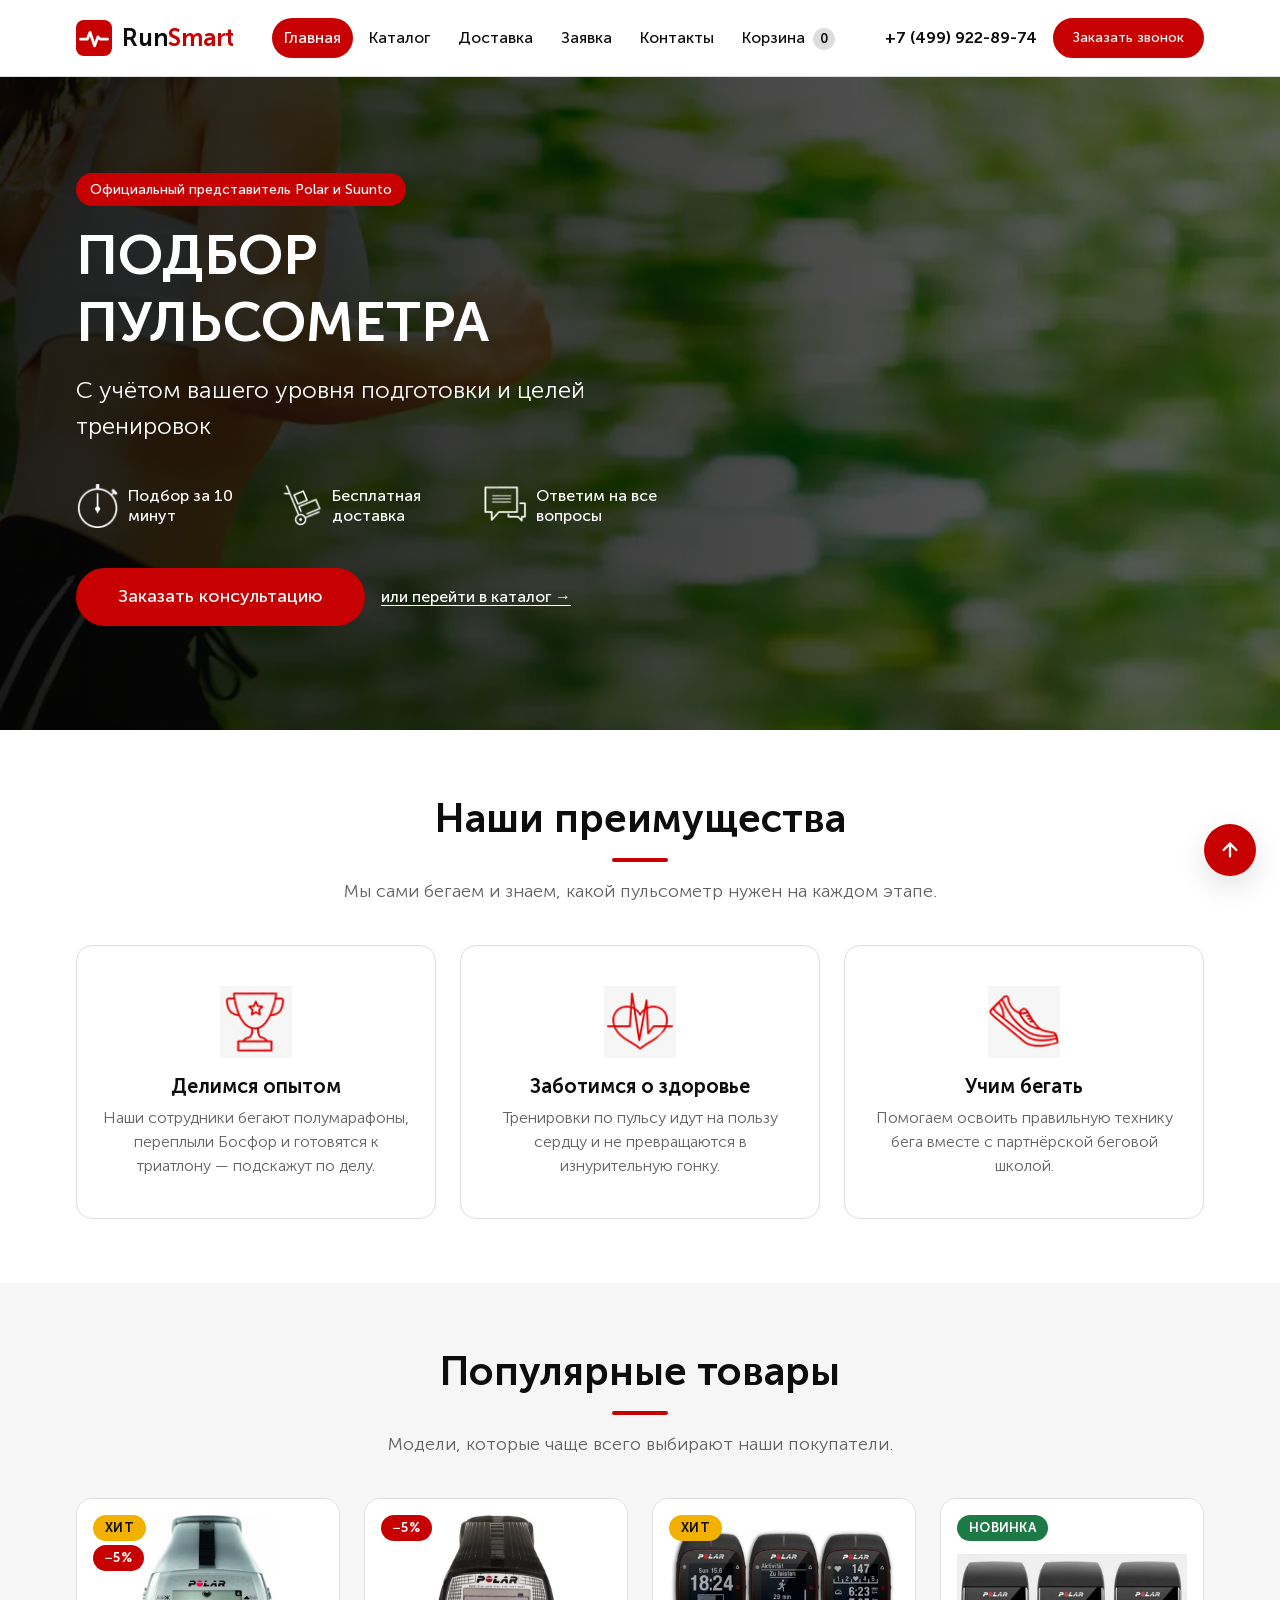
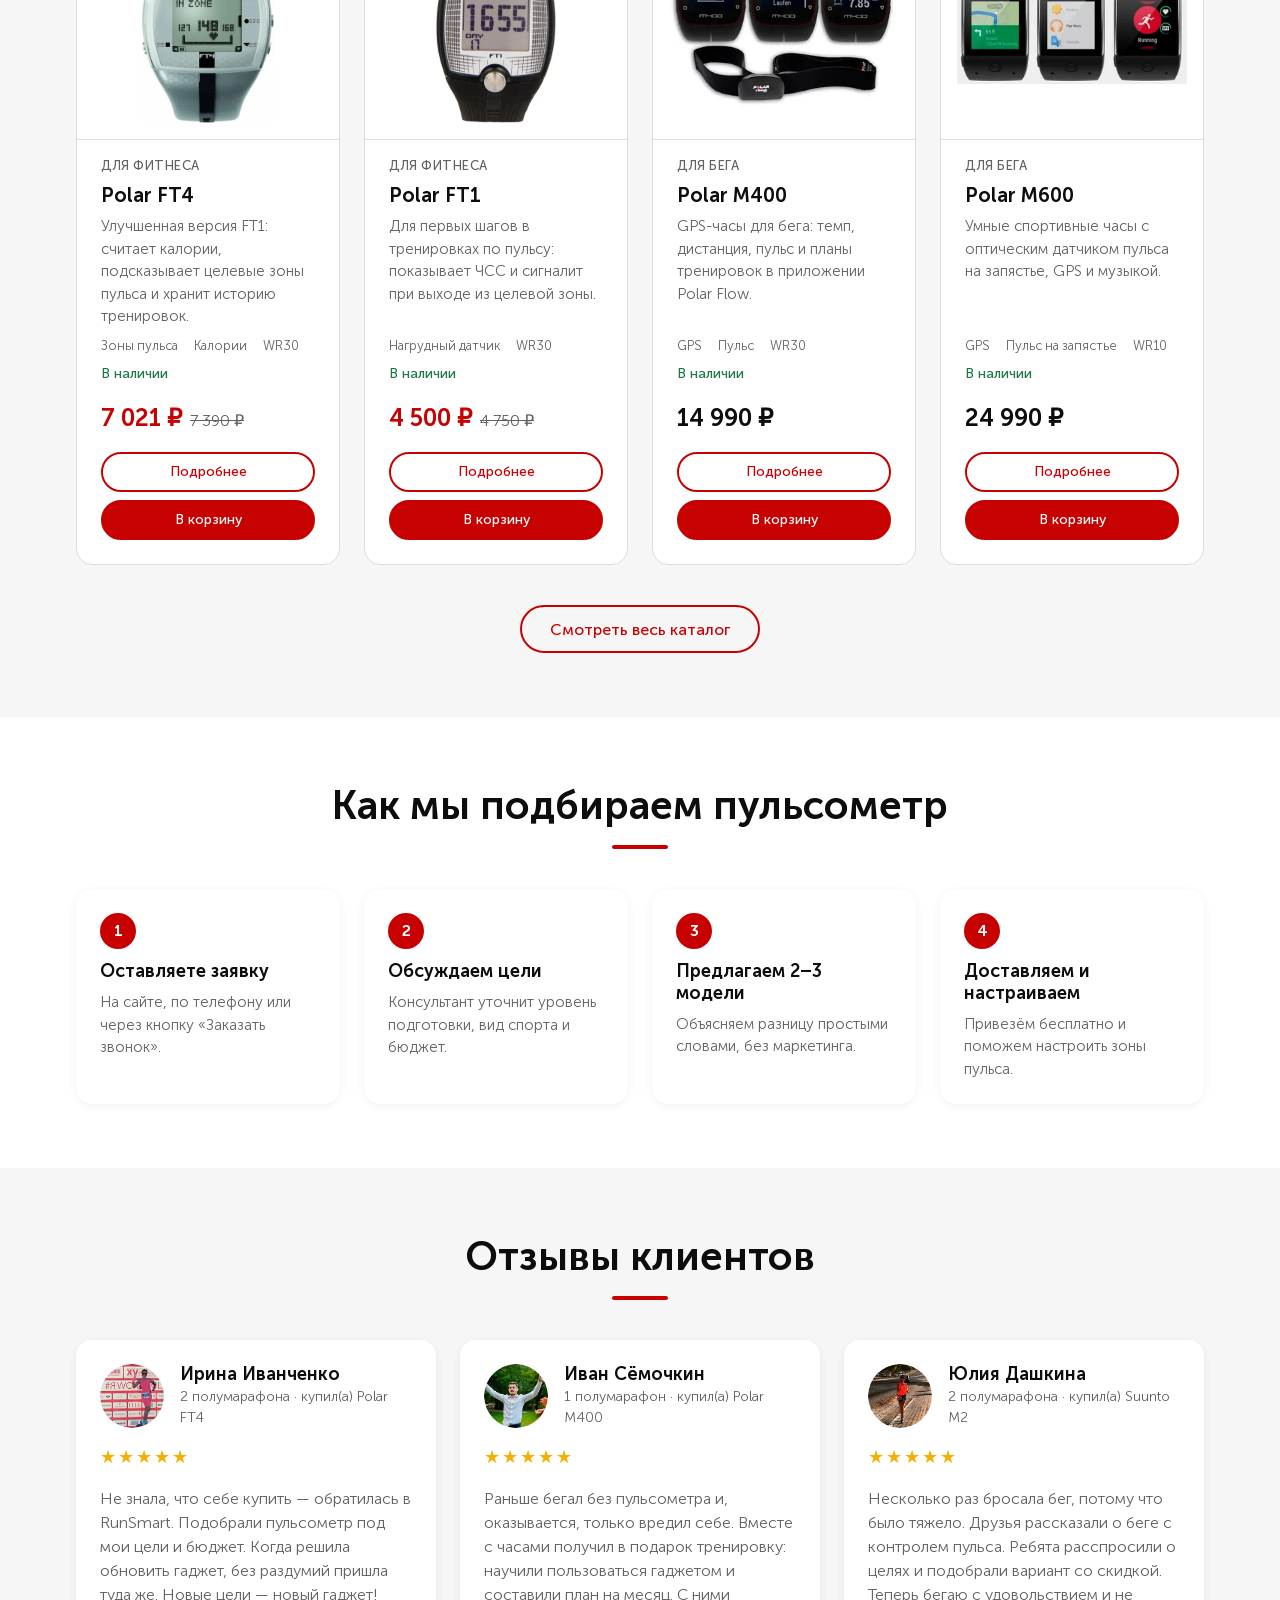
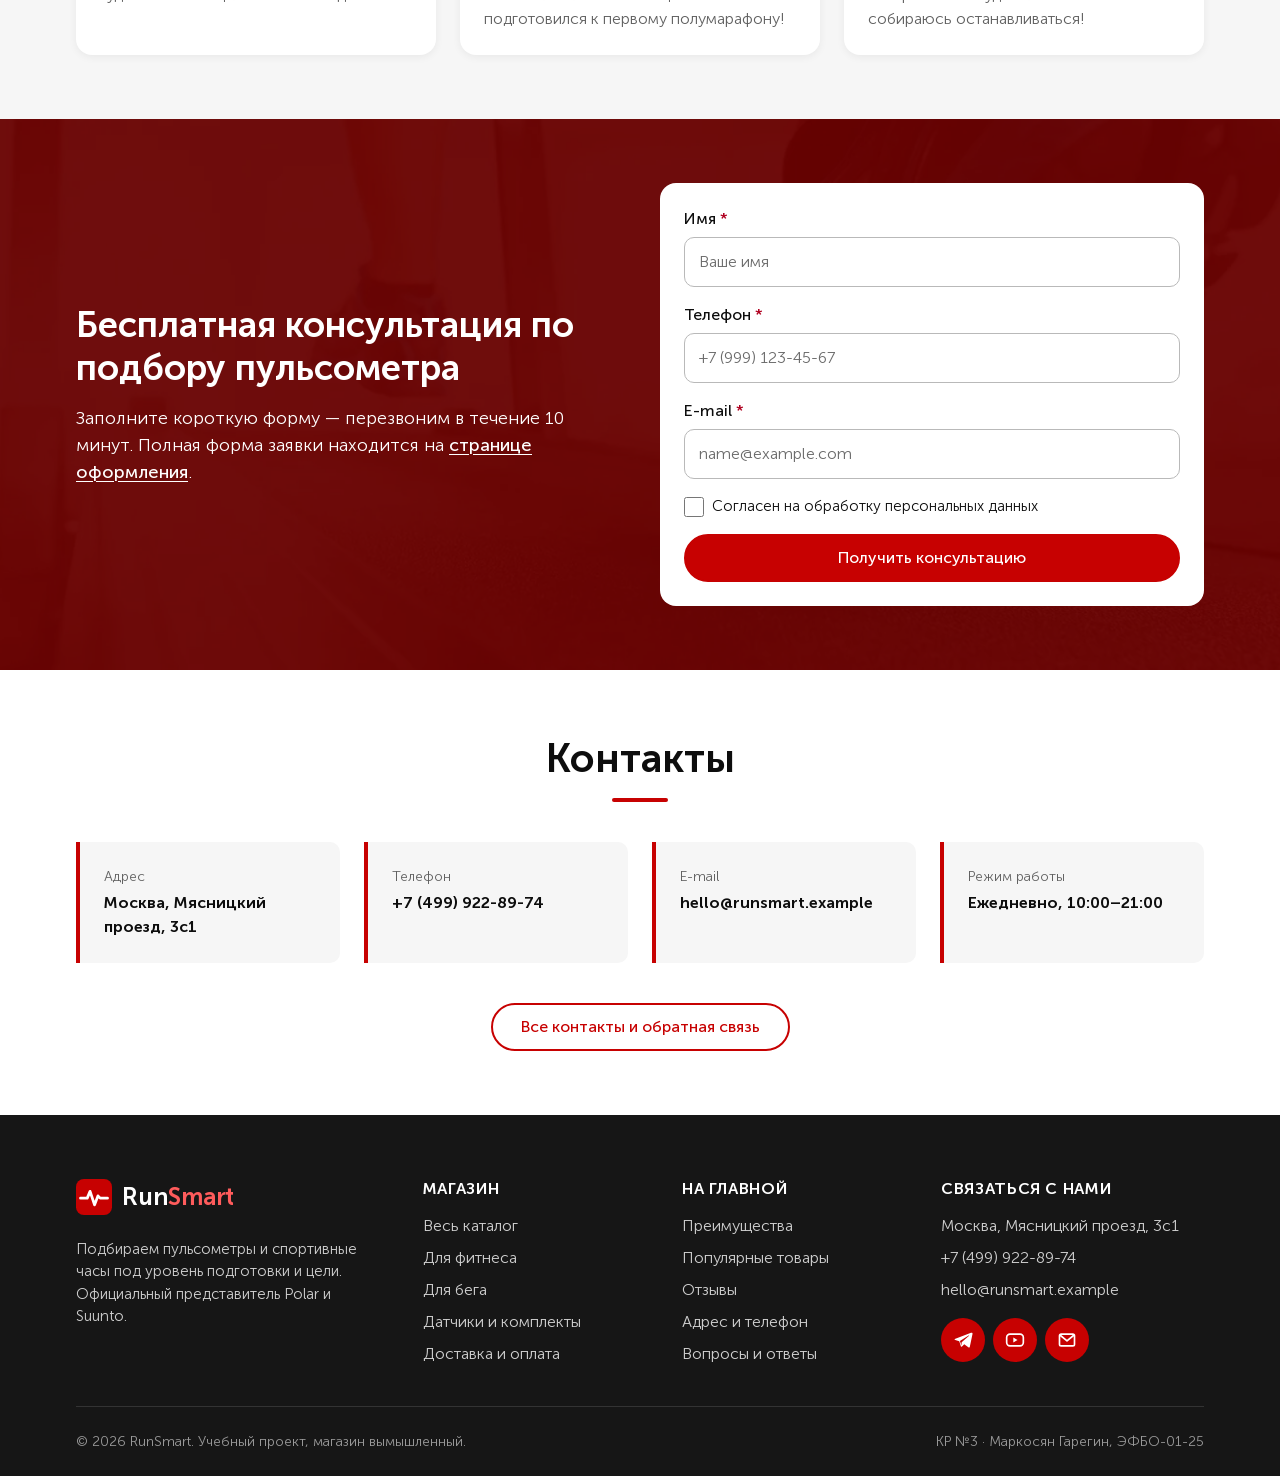
<file: index.html>
<!DOCTYPE html>
<html lang="ru">
<head>
  <meta charset="UTF-8">
  <meta name="viewport" content="width=device-width, initial-scale=1.0">
  <title>RunSmart — подбор пульсометров для бега и фитнеса</title>
  <meta name="description" content="Магазин пульсометров RunSmart: подбор модели Polar и Suunto под ваш уровень подготовки, бесплатная доставка и консультация.">
  <link rel="icon" href="images/favicon.svg" type="image/svg+xml">
  <link rel="stylesheet" href="css/style.css">
  <link rel="stylesheet" href="css/responsive.css">
</head>
<body id="top">
  <a class="skip-link" href="#main">Перейти к содержимому</a>

  <header class="site-header">
    <div class="container site-header__inner">
      <a class="logo site-header__logo" href="index.html">
        <img class="logo__mark" src="images/favicon.svg" alt="" width="36" height="36">
        <span>Run<span class="logo__accent">Smart</span></span>
      </a>

      <nav class="site-nav" aria-label="Основное меню">
        <ul class="site-nav__list">
          <li class="site-nav__item"><a class="site-nav__link site-nav__link--active" href="index.html" aria-current="page">Главная</a></li>
          <li class="site-nav__item"><a class="site-nav__link" href="catalog.html">Каталог</a></li>
          <li class="site-nav__item"><a class="site-nav__link" href="delivery.html">Доставка</a></li>
          <li class="site-nav__item"><a class="site-nav__link" href="order.html">Заявка</a></li>
          <li class="site-nav__item"><a class="site-nav__link" href="contacts.html">Контакты</a></li>
          <li class="site-nav__item"><a class="site-nav__link" href="cart.html">Корзина <span class="cart-counter cart-counter--empty" data-cart-counter>0</span></a></li>
        </ul>
      </nav>

      <div class="site-header__actions">
        <a class="site-header__phone" href="tel:+74999228974">+7 (499) 922-89-74</a>
        <a class="button button--small" href="#callback-modal">Заказать звонок</a>
      </div>
    </div>
  </header>


  <main id="main">
    <section class="hero" aria-labelledby="hero-title">
      <div class="container">
        <div class="hero__content">
          <p class="hero__label">Официальный представитель Polar и Suunto</p>
          <h1 class="hero__title" id="hero-title">Подбор пульсометра</h1>
          <p class="hero__subtitle">С учётом вашего уровня подготовки и целей тренировок</p>
          <ul class="hero__features">
            <li class="hero__feature"><img class="hero__feature-icon" src="images/icons/feature-time.svg" alt="" width="42" height="46">Подбор за 10 минут</li>
            <li class="hero__feature"><img class="hero__feature-icon" src="images/icons/feature-delivery.svg" alt="" width="42" height="46">Бесплатная доставка</li>
            <li class="hero__feature"><img class="hero__feature-icon" src="images/icons/feature-support.svg" alt="" width="42" height="46">Ответим на все вопросы</li>
          </ul>
          <div class="hero__actions">
            <a class="button button--large" href="#callback-modal">Заказать консультацию</a>
            <a class="hero__link" href="catalog.html">или перейти в каталог →</a>
          </div>
        </div>
      </div>
    </section>

    <section class="section" id="advantages" aria-labelledby="advantages-title">
      <div class="container">
        <header class="section__header">
          <h2 class="section__title" id="advantages-title">Наши преимущества</h2>
          <p class="section__lead">Мы сами бегаем и знаем, какой пульсометр нужен на каждом этапе.</p>
        </header>
        <ul class="advantages__list">
          <li class="advantages__item">
            <img class="advantages__icon" src="images/icons/adv-cup.svg" alt="" width="70" height="70">
            <h3 class="advantages__title">Делимся опытом</h3>
            <p class="advantages__text">Наши сотрудники бегают полумарафоны, переплыли Босфор и готовятся к триатлону — подскажут по делу.</p>
          </li>
          <li class="advantages__item">
            <img class="advantages__icon" src="images/icons/adv-heart.svg" alt="" width="70" height="70">
            <h3 class="advantages__title">Заботимся о здоровье</h3>
            <p class="advantages__text">Тренировки по пульсу идут на пользу сердцу и не превращаются в изнурительную гонку.</p>
          </li>
          <li class="advantages__item">
            <img class="advantages__icon" src="images/icons/adv-shoe.svg" alt="" width="70" height="70">
            <h3 class="advantages__title">Учим бегать</h3>
            <p class="advantages__text">Помогаем освоить правильную технику бега вместе с партнёрской беговой школой.</p>
          </li>
        </ul>
      </div>
    </section>

    <section class="section section--alt" id="popular" aria-labelledby="popular-title">
      <div class="container">
        <header class="section__header">
          <h2 class="section__title" id="popular-title">Популярные товары</h2>
          <p class="section__lead">Модели, которые чаще всего выбирают наши покупатели.</p>
        </header>
        <!-- карточки выводит js/catalog.js (renderPopularProducts) -->
        <ul class="product-grid product-grid--four" id="popular-list"></ul>
        <div class="section__footer">
          <a class="button button--outline" href="catalog.html">Смотреть весь каталог</a>
        </div>
      </div>
    </section>

    <section class="section" id="steps" aria-labelledby="steps-title">
      <div class="container">
        <header class="section__header">
          <h2 class="section__title" id="steps-title">Как мы подбираем пульсометр</h2>
        </header>
        <ol class="steps">
          <li class="steps__item">
            <h3 class="steps__title">Оставляете заявку</h3>
            <p class="steps__text">На сайте, по телефону или через кнопку «Заказать звонок».</p>
          </li>
          <li class="steps__item">
            <h3 class="steps__title">Обсуждаем цели</h3>
            <p class="steps__text">Консультант уточнит уровень подготовки, вид спорта и бюджет.</p>
          </li>
          <li class="steps__item">
            <h3 class="steps__title">Предлагаем 2–3 модели</h3>
            <p class="steps__text">Объясняем разницу простыми словами, без маркетинга.</p>
          </li>
          <li class="steps__item">
            <h3 class="steps__title">Доставляем и настраиваем</h3>
            <p class="steps__text">Привезём бесплатно и поможем настроить зоны пульса.</p>
          </li>
        </ol>
      </div>
    </section>

    <section class="section section--alt" id="reviews" aria-labelledby="reviews-title">
      <div class="container">
        <header class="section__header">
          <h2 class="section__title" id="reviews-title">Отзывы клиентов</h2>
        </header>
        <div class="reviews__list">
        <article class="review-card">
          <header class="review-card__header">
            <img class="review-card__photo" src="images/reviews/irina.webp" alt="Фото: Ирина Иванченко" width="64" height="64" loading="lazy">
            <div>
              <h3 class="review-card__name">Ирина Иванченко</h3>
              <p class="review-card__meta">2 полумарафона · купил(а) Polar FT4</p>
            </div>
          </header>
          <p class="review-card__rating"><span aria-hidden="true">★★★★★</span><span class="visually-hidden">Оценка 5 из 5</span></p>
          <p class="review-card__text">Не знала, что себе купить — обратилась в RunSmart. Подобрали пульсометр под мои цели и бюджет. Когда решила обновить гаджет, без раздумий пришла туда же. Новые цели — новый гаджет!</p>
        </article>
        <article class="review-card">
          <header class="review-card__header">
            <img class="review-card__photo" src="images/reviews/ivan.webp" alt="Фото: Иван Сёмочкин" width="64" height="64" loading="lazy">
            <div>
              <h3 class="review-card__name">Иван Сёмочкин</h3>
              <p class="review-card__meta">1 полумарафон · купил(а) Polar M400</p>
            </div>
          </header>
          <p class="review-card__rating"><span aria-hidden="true">★★★★★</span><span class="visually-hidden">Оценка 5 из 5</span></p>
          <p class="review-card__text">Раньше бегал без пульсометра и, оказывается, только вредил себе. Вместе с часами получил в подарок тренировку: научили пользоваться гаджетом и составили план на месяц. С ними подготовился к первому полумарафону!</p>
        </article>
        <article class="review-card">
          <header class="review-card__header">
            <img class="review-card__photo" src="images/reviews/julia.webp" alt="Фото: Юлия Дашкина" width="64" height="64" loading="lazy">
            <div>
              <h3 class="review-card__name">Юлия Дашкина</h3>
              <p class="review-card__meta">2 полумарафона · купил(а) Suunto M2</p>
            </div>
          </header>
          <p class="review-card__rating"><span aria-hidden="true">★★★★★</span><span class="visually-hidden">Оценка 5 из 5</span></p>
          <p class="review-card__text">Несколько раз бросала бег, потому что было тяжело. Друзья рассказали о беге с контролем пульса. Ребята расспросили о целях и подобрали вариант со скидкой. Теперь бегаю с удовольствием и не собираюсь останавливаться!</p>
        </article>
        </div>
      </div>
    </section>

    <section class="cta" aria-labelledby="cta-title">
      <div class="container cta__inner">
        <div>
          <h2 class="cta__title" id="cta-title">Бесплатная консультация по подбору пульсометра</h2>
          <p class="cta__text">Заполните короткую форму — перезвоним в течение 10 минут. Полная форма заявки находится на <a class="cta__link" href="order.html">странице оформления</a>.</p>
        </div>
        <form class="form form--compact cta__form" action="thanks.html" method="get">
          <div class="form__grid">
            <div class="form__field">
              <label class="form__label" for="cta-name">Имя <abbr class="form__required" title="обязательное поле">*</abbr></label>
              <input class="form__input" id="cta-name" name="name" type="text" autocomplete="name" minlength="2" required placeholder="Ваше имя">
            </div>
            <div class="form__field">
              <label class="form__label" for="cta-phone">Телефон <abbr class="form__required" title="обязательное поле">*</abbr></label>
              <input class="form__input" id="cta-phone" name="phone" type="tel" autocomplete="tel" pattern="[0-9 +\(\)\-]{10,18}" required placeholder="+7 (999) 123-45-67">
            </div>
            <div class="form__field">
              <label class="form__label" for="cta-email">E-mail <abbr class="form__required" title="обязательное поле">*</abbr></label>
              <input class="form__input" id="cta-email" name="email" type="email" autocomplete="email" required placeholder="name@example.com">
            </div>
          </div>
          <label class="form__checkbox-label">
            <input class="form__checkbox" name="agree" type="checkbox" required>
            Согласен на обработку персональных данных
          </label>
          <button class="button button--block" type="submit">Получить консультацию</button>
        </form>
      </div>
    </section>

    <section class="section" id="contacts" aria-labelledby="contacts-title">
      <div class="container">
        <header class="section__header">
          <h2 class="section__title" id="contacts-title">Контакты</h2>
        </header>
        <dl class="contacts-strip">
          <div class="contacts-strip__item">
            <dt class="contacts-strip__label">Адрес</dt>
            <dd class="contacts-strip__value">Москва, Мясницкий проезд, 3с1</dd>
          </div>
          <div class="contacts-strip__item">
            <dt class="contacts-strip__label">Телефон</dt>
            <dd class="contacts-strip__value"><a href="tel:+74999228974">+7 (499) 922-89-74</a></dd>
          </div>
          <div class="contacts-strip__item">
            <dt class="contacts-strip__label">E-mail</dt>
            <dd class="contacts-strip__value"><a href="mailto:hello@runsmart.example">hello@runsmart.example</a></dd>
          </div>
          <div class="contacts-strip__item">
            <dt class="contacts-strip__label">Режим работы</dt>
            <dd class="contacts-strip__value">Ежедневно, 10:00–21:00</dd>
          </div>
        </dl>
        <div class="section__footer">
          <a class="button button--outline" href="contacts.html">Все контакты и обратная связь</a>
        </div>
      </div>
    </section>
  </main>

  <footer class="site-footer">
    <div class="container site-footer__inner">
      <section aria-labelledby="footer-about">
        <h2 class="visually-hidden" id="footer-about">О магазине</h2>
        <a class="logo logo--inverse" href="index.html">
          <img class="logo__mark" src="images/favicon.svg" alt="" width="36" height="36" loading="lazy">
          <span>Run<span class="logo__accent">Smart</span></span>
        </a>
        <p class="site-footer__about">Подбираем пульсометры и спортивные часы под уровень подготовки и цели. Официальный представитель Polar и Suunto.</p>
      </section>

      <nav aria-labelledby="footer-shop">
        <h2 class="site-footer__title" id="footer-shop">Магазин</h2>
        <ul class="site-footer__list">
          <li><a class="site-footer__link" href="catalog.html">Весь каталог</a></li>
          <li><a class="site-footer__link" href="catalog.html?category=fitness">Для фитнеса</a></li>
          <li><a class="site-footer__link" href="catalog.html?category=running">Для бега</a></li>
          <li><a class="site-footer__link" href="catalog.html?category=sensors">Датчики и комплекты</a></li>
          <li><a class="site-footer__link" href="delivery.html">Доставка и оплата</a></li>
        </ul>
      </nav>

      <nav aria-labelledby="footer-home">
        <h2 class="site-footer__title" id="footer-home">На главной</h2>
        <ul class="site-footer__list">
          <li><a class="site-footer__link" href="index.html#advantages">Преимущества</a></li>
          <li><a class="site-footer__link" href="index.html#popular">Популярные товары</a></li>
          <li><a class="site-footer__link" href="index.html#reviews">Отзывы</a></li>
          <li><a class="site-footer__link" href="index.html#contacts">Адрес и телефон</a></li>
          <li><a class="site-footer__link" href="contacts.html#faq">Вопросы и ответы</a></li>
        </ul>
      </nav>

      <section aria-labelledby="footer-contacts">
        <h2 class="site-footer__title" id="footer-contacts">Связаться с нами</h2>
        <address class="site-footer__contacts">
          <span>Москва, Мясницкий проезд, 3с1</span>
          <a class="site-footer__link" href="tel:+74999228974">+7 (499) 922-89-74</a>
          <a class="site-footer__link" href="mailto:hello@runsmart.example">hello@runsmart.example</a>
        </address>
        <ul class="socials">
          <li><a class="socials__link" href="https://t.me/" target="_blank" rel="noopener noreferrer" aria-label="Telegram"><img class="socials__icon" src="images/icons/social-telegram.svg" alt="" width="20" height="20"></a></li>
          <li><a class="socials__link" href="https://www.youtube.com/" target="_blank" rel="noopener noreferrer" aria-label="YouTube"><img class="socials__icon" src="images/icons/social-youtube.svg" alt="" width="20" height="20"></a></li>
          <li><a class="socials__link" href="mailto:hello@runsmart.example" aria-label="Написать на почту"><img class="socials__icon" src="images/icons/social-mail.svg" alt="" width="20" height="20"></a></li>
        </ul>
      </section>
    </div>

    <div class="container">
      <div class="site-footer__bottom">
        <p>© 2026 RunSmart. Учебный проект, магазин вымышленный.</p>
        <p>КР №3 · Маркосян Гарегин, ЭФБО-01-25</p>
      </div>
    </div>
  </footer>

  <a class="page-up" href="#top" aria-label="Наверх страницы">
    <img class="page-up__icon" src="images/icons/arrow-up.svg" alt="" width="22" height="22">
  </a>

  <!-- CSS-модалка: открывается ссылкой на #callback-modal (псевдокласс :target),
       закрывается ссылкой на несуществующий якорь #close — без JavaScript -->
  <div class="modal" id="callback-modal" role="dialog" aria-modal="true" aria-labelledby="callback-title">
    <a class="modal__overlay" href="#close" tabindex="-1" aria-hidden="true" data-modal-close></a>
    <div class="modal__window">
      <a class="modal__close" href="#close" aria-label="Закрыть окно" data-modal-close>&times;</a>
      <h2 class="modal__title" id="callback-title">Заказать звонок</h2>
      <p class="modal__text">Оставьте номер — перезвоним в течение 10 минут и поможем подобрать пульсометр.</p>
      <form class="form form--compact" action="thanks.html" method="get">
        <div class="form__grid">
          <div class="form__field">
            <label class="form__label" for="callback-name">Имя <abbr class="form__required" title="обязательное поле">*</abbr></label>
            <input class="form__input" id="callback-name" name="name" type="text" autocomplete="name" minlength="2" required placeholder="Как к вам обращаться">
          </div>
          <div class="form__field">
            <label class="form__label" for="callback-phone">Телефон <abbr class="form__required" title="обязательное поле">*</abbr></label>
            <input class="form__input" id="callback-phone" name="phone" type="tel" autocomplete="tel" pattern="[0-9 +\(\)\-]{10,18}" required placeholder="+7 (999) 123-45-67" aria-describedby="callback-phone-error">
            <p class="form__error" id="callback-phone-error">Введите номер из 10–18 цифр</p>
          </div>
        </div>
        <label class="form__checkbox-label">
          <input class="form__checkbox" name="agree" type="checkbox" required>
          Согласен на обработку персональных данных
        </label>
        <button class="button button--block" type="submit">Жду звонка</button>
      </form>
    </div>
  </div>
  <script src="js/data.js"></script>
  <script src="js/catalog.js"></script>
  <script src="js/cart.js"></script>
  <script src="js/modal.js"></script>
  <script src="js/validation.js"></script>
  <script src="js/main.js"></script>
</body>
</html>
</file>
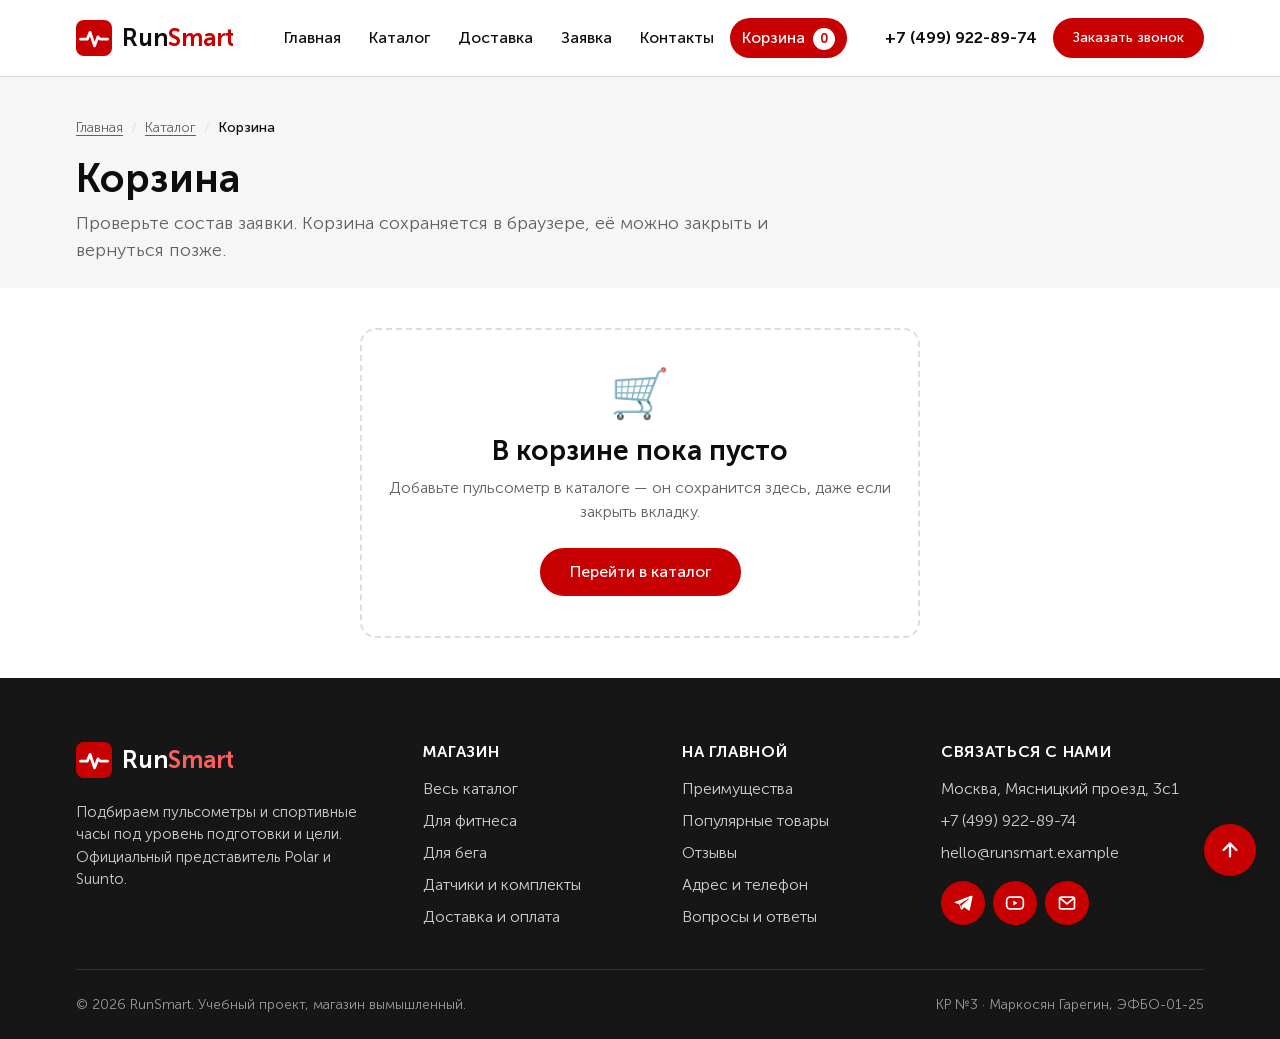
<file: cart.html>
<!DOCTYPE html>
<html lang="ru">
<head>
  <meta charset="UTF-8">
  <meta name="viewport" content="width=device-width, initial-scale=1.0">
  <title>Корзина — RunSmart</title>
  <meta name="description" content="Корзина магазина RunSmart: выбранные пульсометры, количество, промокод и итоговая сумма заявки.">
  <link rel="icon" href="images/favicon.svg" type="image/svg+xml">
  <link rel="stylesheet" href="css/style.css">
  <link rel="stylesheet" href="css/responsive.css">
</head>
<body id="top">
  <a class="skip-link" href="#main">Перейти к содержимому</a>

  <header class="site-header">
    <div class="container site-header__inner">
      <a class="logo site-header__logo" href="index.html">
        <img class="logo__mark" src="images/favicon.svg" alt="" width="36" height="36">
        <span>Run<span class="logo__accent">Smart</span></span>
      </a>

      <nav class="site-nav" aria-label="Основное меню">
        <ul class="site-nav__list">
          <li class="site-nav__item"><a class="site-nav__link" href="index.html">Главная</a></li>
          <li class="site-nav__item"><a class="site-nav__link" href="catalog.html">Каталог</a></li>
          <li class="site-nav__item"><a class="site-nav__link" href="delivery.html">Доставка</a></li>
          <li class="site-nav__item"><a class="site-nav__link" href="order.html">Заявка</a></li>
          <li class="site-nav__item"><a class="site-nav__link" href="contacts.html">Контакты</a></li>
          <li class="site-nav__item"><a class="site-nav__link site-nav__link--active" href="cart.html" aria-current="page">Корзина <span class="cart-counter cart-counter--empty" data-cart-counter>0</span></a></li>
        </ul>
      </nav>

      <div class="site-header__actions">
        <a class="site-header__phone" href="tel:+74999228974">+7 (499) 922-89-74</a>
        <a class="button button--small" href="#callback-modal">Заказать звонок</a>
      </div>
    </div>
  </header>


  <main id="main">
    <section class="page-heading" aria-labelledby="page-title">
      <div class="container">
      <nav class="breadcrumbs" aria-label="Хлебные крошки">
        <ol class="breadcrumbs__list">
          <li class="breadcrumbs__item"><a class="breadcrumbs__link" href="index.html">Главная</a></li>
          <li class="breadcrumbs__item"><a class="breadcrumbs__link" href="catalog.html">Каталог</a></li>
          <li class="breadcrumbs__item"><span class="breadcrumbs__current" aria-current="page">Корзина</span></li>
        </ol>
      </nav>
        <h1 class="page-heading__title" id="page-title">Корзина</h1>
        <p class="page-heading__lead">Проверьте состав заявки. Корзина сохраняется в браузере, её можно закрыть и вернуться позже.</p>
      </div>
    </section>

    <section class="section section--compact" aria-label="Товары в корзине">
      <div class="container">
        <div class="cart-layout" id="cart-content" hidden>
          <!-- строки корзины выводит js/cart.js (initCartPage) -->
          <ul class="cart-list" id="cart-list"></ul>

          <aside class="cart-summary" aria-labelledby="cart-summary-title">
            <h2 class="cart-summary__title" id="cart-summary-title">Итого</h2>
            <dl class="cart-summary__list">
              <div class="cart-summary__row"><dt>Товаров</dt><dd id="cart-count"></dd></div>
              <div class="cart-summary__row"><dt>Сумма</dt><dd id="cart-subtotal"></dd></div>
              <div class="cart-summary__row cart-summary__row--discount" id="cart-discount-row" hidden><dt>Скидка по промокоду</dt><dd id="cart-discount"></dd></div>
              <div class="cart-summary__row cart-summary__row--total"><dt>К оплате</dt><dd id="cart-total"></dd></div>
            </dl>

            <form class="promo" id="promo-form">
              <label class="form__label" for="promo-input">Промокод</label>
              <div class="promo__row">
                <input class="form__input" id="promo-input" name="promo" type="text" autocomplete="off" placeholder="Например, RUN10">
                <button class="button button--outline button--small" type="submit">Применить</button>
              </div>
              <p class="promo__message" id="promo-message" role="status"></p>
            </form>

            <a class="button button--block" href="order.html">Оформить заявку</a>
            <button class="cart-summary__clear" id="cart-clear" type="button">Очистить корзину</button>
          </aside>
        </div>

        <div class="empty-state" id="cart-empty" hidden>
          <p class="empty-state__icon" aria-hidden="true">🛒</p>
          <h2 class="empty-state__title">В корзине пока пусто</h2>
          <p class="empty-state__text">Добавьте пульсометр в каталоге — он сохранится здесь, даже если закрыть вкладку.</p>
          <div class="empty-state__actions">
            <a class="button" href="catalog.html">Перейти в каталог</a>
          </div>
        </div>
      </div>
    </section>
  </main>

  <footer class="site-footer">
    <div class="container site-footer__inner">
      <section aria-labelledby="footer-about">
        <h2 class="visually-hidden" id="footer-about">О магазине</h2>
        <a class="logo logo--inverse" href="index.html">
          <img class="logo__mark" src="images/favicon.svg" alt="" width="36" height="36" loading="lazy">
          <span>Run<span class="logo__accent">Smart</span></span>
        </a>
        <p class="site-footer__about">Подбираем пульсометры и спортивные часы под уровень подготовки и цели. Официальный представитель Polar и Suunto.</p>
      </section>

      <nav aria-labelledby="footer-shop">
        <h2 class="site-footer__title" id="footer-shop">Магазин</h2>
        <ul class="site-footer__list">
          <li><a class="site-footer__link" href="catalog.html">Весь каталог</a></li>
          <li><a class="site-footer__link" href="catalog.html?category=fitness">Для фитнеса</a></li>
          <li><a class="site-footer__link" href="catalog.html?category=running">Для бега</a></li>
          <li><a class="site-footer__link" href="catalog.html?category=sensors">Датчики и комплекты</a></li>
          <li><a class="site-footer__link" href="delivery.html">Доставка и оплата</a></li>
        </ul>
      </nav>

      <nav aria-labelledby="footer-home">
        <h2 class="site-footer__title" id="footer-home">На главной</h2>
        <ul class="site-footer__list">
          <li><a class="site-footer__link" href="index.html#advantages">Преимущества</a></li>
          <li><a class="site-footer__link" href="index.html#popular">Популярные товары</a></li>
          <li><a class="site-footer__link" href="index.html#reviews">Отзывы</a></li>
          <li><a class="site-footer__link" href="index.html#contacts">Адрес и телефон</a></li>
          <li><a class="site-footer__link" href="contacts.html#faq">Вопросы и ответы</a></li>
        </ul>
      </nav>

      <section aria-labelledby="footer-contacts">
        <h2 class="site-footer__title" id="footer-contacts">Связаться с нами</h2>
        <address class="site-footer__contacts">
          <span>Москва, Мясницкий проезд, 3с1</span>
          <a class="site-footer__link" href="tel:+74999228974">+7 (499) 922-89-74</a>
          <a class="site-footer__link" href="mailto:hello@runsmart.example">hello@runsmart.example</a>
        </address>
        <ul class="socials">
          <li><a class="socials__link" href="https://t.me/" target="_blank" rel="noopener noreferrer" aria-label="Telegram"><img class="socials__icon" src="images/icons/social-telegram.svg" alt="" width="20" height="20"></a></li>
          <li><a class="socials__link" href="https://www.youtube.com/" target="_blank" rel="noopener noreferrer" aria-label="YouTube"><img class="socials__icon" src="images/icons/social-youtube.svg" alt="" width="20" height="20"></a></li>
          <li><a class="socials__link" href="mailto:hello@runsmart.example" aria-label="Написать на почту"><img class="socials__icon" src="images/icons/social-mail.svg" alt="" width="20" height="20"></a></li>
        </ul>
      </section>
    </div>

    <div class="container">
      <div class="site-footer__bottom">
        <p>© 2026 RunSmart. Учебный проект, магазин вымышленный.</p>
        <p>КР №3 · Маркосян Гарегин, ЭФБО-01-25</p>
      </div>
    </div>
  </footer>

  <a class="page-up" href="#top" aria-label="Наверх страницы">
    <img class="page-up__icon" src="images/icons/arrow-up.svg" alt="" width="22" height="22">
  </a>

  <!-- CSS-модалка: открывается ссылкой на #callback-modal (псевдокласс :target),
       закрывается ссылкой на несуществующий якорь #close — без JavaScript -->
  <div class="modal" id="callback-modal" role="dialog" aria-modal="true" aria-labelledby="callback-title">
    <a class="modal__overlay" href="#close" tabindex="-1" aria-hidden="true" data-modal-close></a>
    <div class="modal__window">
      <a class="modal__close" href="#close" aria-label="Закрыть окно" data-modal-close>&times;</a>
      <h2 class="modal__title" id="callback-title">Заказать звонок</h2>
      <p class="modal__text">Оставьте номер — перезвоним в течение 10 минут и поможем подобрать пульсометр.</p>
      <form class="form form--compact" action="thanks.html" method="get">
        <div class="form__grid">
          <div class="form__field">
            <label class="form__label" for="callback-name">Имя <abbr class="form__required" title="обязательное поле">*</abbr></label>
            <input class="form__input" id="callback-name" name="name" type="text" autocomplete="name" minlength="2" required placeholder="Как к вам обращаться">
          </div>
          <div class="form__field">
            <label class="form__label" for="callback-phone">Телефон <abbr class="form__required" title="обязательное поле">*</abbr></label>
            <input class="form__input" id="callback-phone" name="phone" type="tel" autocomplete="tel" pattern="[0-9 +\(\)\-]{10,18}" required placeholder="+7 (999) 123-45-67" aria-describedby="callback-phone-error">
            <p class="form__error" id="callback-phone-error">Введите номер из 10–18 цифр</p>
          </div>
        </div>
        <label class="form__checkbox-label">
          <input class="form__checkbox" name="agree" type="checkbox" required>
          Согласен на обработку персональных данных
        </label>
        <button class="button button--block" type="submit">Жду звонка</button>
      </form>
    </div>
  </div>
  <script src="js/data.js"></script>
  <script src="js/catalog.js"></script>
  <script src="js/cart.js"></script>
  <script src="js/modal.js"></script>
  <script src="js/validation.js"></script>
  <script src="js/main.js"></script>
</body>
</html>
</file>
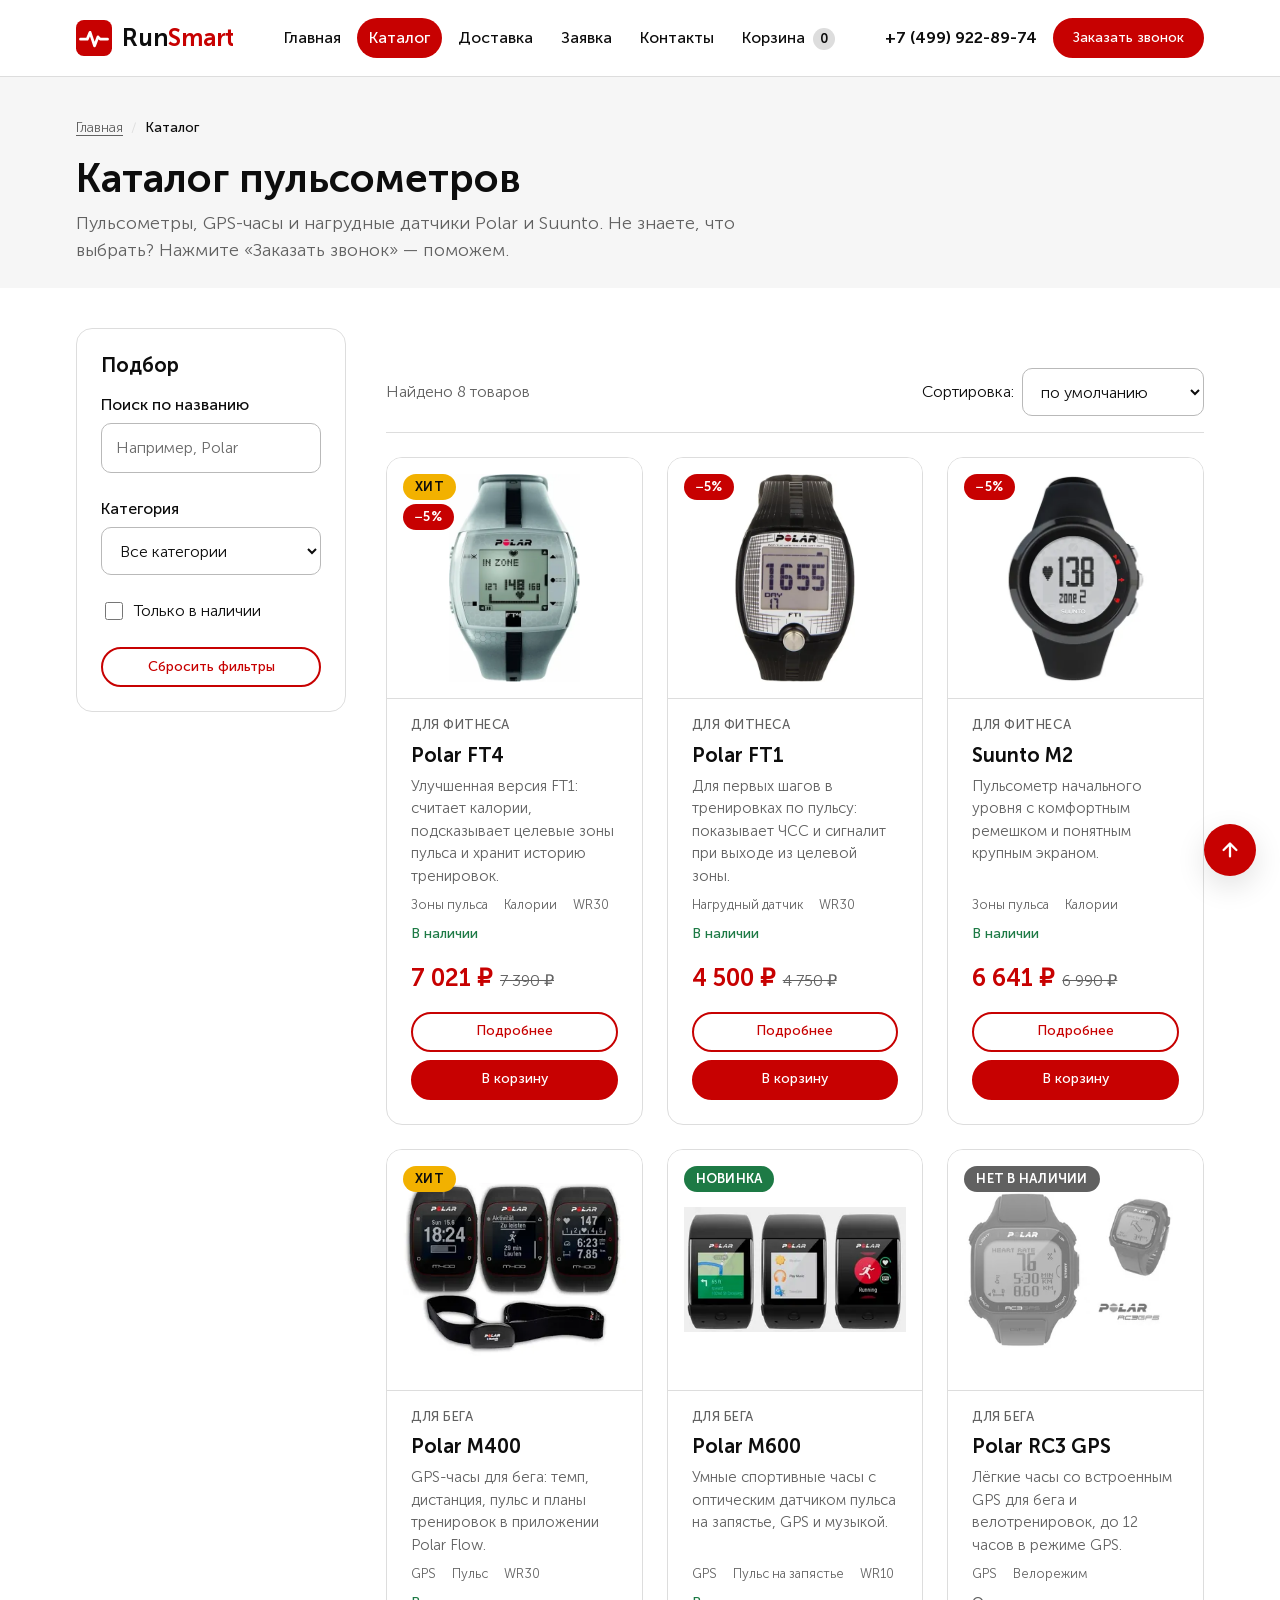
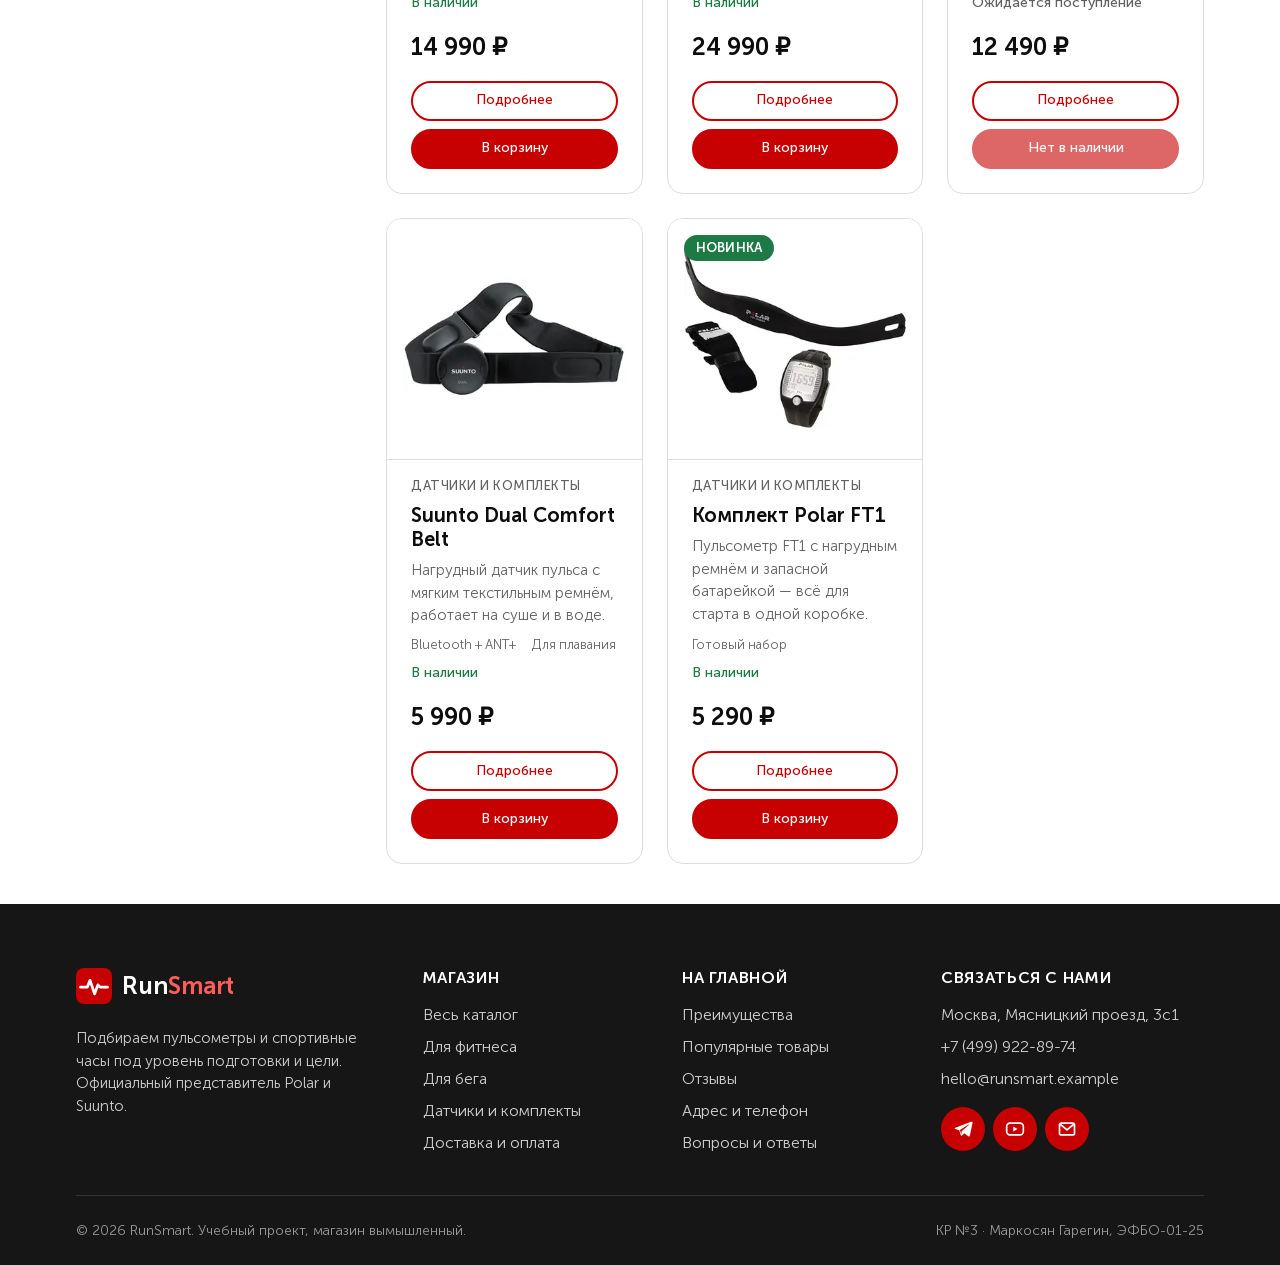
<file: catalog.html>
<!DOCTYPE html>
<html lang="ru">
<head>
  <meta charset="UTF-8">
  <meta name="viewport" content="width=device-width, initial-scale=1.0">
  <title>Каталог пульсометров Polar и Suunto — RunSmart</title>
  <meta name="description" content="Каталог RunSmart: пульсометры для фитнеса, GPS-часы для бега, нагрудные датчики и комплекты. Цены, скидки и наличие.">
  <link rel="icon" href="images/favicon.svg" type="image/svg+xml">
  <link rel="stylesheet" href="css/style.css">
  <link rel="stylesheet" href="css/responsive.css">
</head>
<body id="top">
  <a class="skip-link" href="#main">Перейти к содержимому</a>

  <header class="site-header">
    <div class="container site-header__inner">
      <a class="logo site-header__logo" href="index.html">
        <img class="logo__mark" src="images/favicon.svg" alt="" width="36" height="36">
        <span>Run<span class="logo__accent">Smart</span></span>
      </a>

      <nav class="site-nav" aria-label="Основное меню">
        <ul class="site-nav__list">
          <li class="site-nav__item"><a class="site-nav__link" href="index.html">Главная</a></li>
          <li class="site-nav__item"><a class="site-nav__link site-nav__link--active" href="catalog.html" aria-current="page">Каталог</a></li>
          <li class="site-nav__item"><a class="site-nav__link" href="delivery.html">Доставка</a></li>
          <li class="site-nav__item"><a class="site-nav__link" href="order.html">Заявка</a></li>
          <li class="site-nav__item"><a class="site-nav__link" href="contacts.html">Контакты</a></li>
          <li class="site-nav__item"><a class="site-nav__link" href="cart.html">Корзина <span class="cart-counter cart-counter--empty" data-cart-counter>0</span></a></li>
        </ul>
      </nav>

      <div class="site-header__actions">
        <a class="site-header__phone" href="tel:+74999228974">+7 (499) 922-89-74</a>
        <a class="button button--small" href="#callback-modal">Заказать звонок</a>
      </div>
    </div>
  </header>


  <main id="main">
    <section class="page-heading" aria-labelledby="page-title">
      <div class="container">
      <nav class="breadcrumbs" aria-label="Хлебные крошки">
        <ol class="breadcrumbs__list">
          <li class="breadcrumbs__item"><a class="breadcrumbs__link" href="index.html">Главная</a></li>
          <li class="breadcrumbs__item"><span class="breadcrumbs__current" aria-current="page">Каталог</span></li>
        </ol>
      </nav>
        <h1 class="page-heading__title" id="page-title">Каталог пульсометров</h1>
        <p class="page-heading__lead">Пульсометры, GPS-часы и нагрудные датчики Polar и Suunto. Не знаете, что выбрать? Нажмите «Заказать звонок» — поможем.</p>
      </div>
    </section>

    <section class="section section--compact" aria-label="Товары каталога">
      <div class="container catalog-layout">
        <aside class="filters" aria-labelledby="filters-title">
          <h2 class="filters__title" id="filters-title">Подбор</h2>
          <div class="filters__form" role="search">
            <div class="form__field">
              <label class="form__label" for="catalog-search">Поиск по названию</label>
              <input class="form__input" id="catalog-search" name="search" type="search" placeholder="Например, Polar" autocomplete="off">
            </div>
            <div class="form__field">
              <label class="form__label" for="catalog-category">Категория</label>
              <select class="form__select" id="catalog-category" name="category">
                <option value="all">Все категории</option>
                <option value="fitness">Для фитнеса</option>
                <option value="running">Для бега</option>
                <option value="sensors">Датчики и комплекты</option>
              </select>
            </div>
            <label class="filters__option">
              <input class="filters__checkbox" id="catalog-available" name="available" type="checkbox">
              Только в наличии
            </label>
            <button class="button button--outline button--small" id="catalog-reset" type="button">Сбросить фильтры</button>
          </div>
        </aside>

        <div class="catalog-layout__content">
          <div class="catalog-toolbar">
            <p class="catalog-toolbar__count" id="catalog-count" role="status">Загрузка каталога…</p>
            <div class="catalog-toolbar__sort">
              <label for="catalog-sort">Сортировка:</label>
              <select class="form__select" id="catalog-sort" name="sort">
                <option value="default">по умолчанию</option>
                <option value="price-asc">сначала дешевле</option>
                <option value="price-desc">сначала дороже</option>
                <option value="title-asc">по названию, А–Я</option>
              </select>
            </div>
          </div>

          <!-- карточки выводит js/catalog.js (initCatalog) -->
          <ul class="product-grid" id="catalog-list"></ul>

          <div class="empty-state" id="catalog-empty" hidden>
            <p class="empty-state__icon" aria-hidden="true">🔍</p>
            <h2 class="empty-state__title">Ничего не нашлось</h2>
            <p class="empty-state__text" id="catalog-empty-text"></p>
            <div class="empty-state__actions">
              <button class="button" id="catalog-empty-reset" type="button">Сбросить фильтры</button>
              <a class="button button--outline" href="#callback-modal">Спросить консультанта</a>
            </div>
          </div>
        </div>
      </div>
    </section>
  </main>

  <footer class="site-footer">
    <div class="container site-footer__inner">
      <section aria-labelledby="footer-about">
        <h2 class="visually-hidden" id="footer-about">О магазине</h2>
        <a class="logo logo--inverse" href="index.html">
          <img class="logo__mark" src="images/favicon.svg" alt="" width="36" height="36" loading="lazy">
          <span>Run<span class="logo__accent">Smart</span></span>
        </a>
        <p class="site-footer__about">Подбираем пульсометры и спортивные часы под уровень подготовки и цели. Официальный представитель Polar и Suunto.</p>
      </section>

      <nav aria-labelledby="footer-shop">
        <h2 class="site-footer__title" id="footer-shop">Магазин</h2>
        <ul class="site-footer__list">
          <li><a class="site-footer__link" href="catalog.html">Весь каталог</a></li>
          <li><a class="site-footer__link" href="catalog.html?category=fitness">Для фитнеса</a></li>
          <li><a class="site-footer__link" href="catalog.html?category=running">Для бега</a></li>
          <li><a class="site-footer__link" href="catalog.html?category=sensors">Датчики и комплекты</a></li>
          <li><a class="site-footer__link" href="delivery.html">Доставка и оплата</a></li>
        </ul>
      </nav>

      <nav aria-labelledby="footer-home">
        <h2 class="site-footer__title" id="footer-home">На главной</h2>
        <ul class="site-footer__list">
          <li><a class="site-footer__link" href="index.html#advantages">Преимущества</a></li>
          <li><a class="site-footer__link" href="index.html#popular">Популярные товары</a></li>
          <li><a class="site-footer__link" href="index.html#reviews">Отзывы</a></li>
          <li><a class="site-footer__link" href="index.html#contacts">Адрес и телефон</a></li>
          <li><a class="site-footer__link" href="contacts.html#faq">Вопросы и ответы</a></li>
        </ul>
      </nav>

      <section aria-labelledby="footer-contacts">
        <h2 class="site-footer__title" id="footer-contacts">Связаться с нами</h2>
        <address class="site-footer__contacts">
          <span>Москва, Мясницкий проезд, 3с1</span>
          <a class="site-footer__link" href="tel:+74999228974">+7 (499) 922-89-74</a>
          <a class="site-footer__link" href="mailto:hello@runsmart.example">hello@runsmart.example</a>
        </address>
        <ul class="socials">
          <li><a class="socials__link" href="https://t.me/" target="_blank" rel="noopener noreferrer" aria-label="Telegram"><img class="socials__icon" src="images/icons/social-telegram.svg" alt="" width="20" height="20"></a></li>
          <li><a class="socials__link" href="https://www.youtube.com/" target="_blank" rel="noopener noreferrer" aria-label="YouTube"><img class="socials__icon" src="images/icons/social-youtube.svg" alt="" width="20" height="20"></a></li>
          <li><a class="socials__link" href="mailto:hello@runsmart.example" aria-label="Написать на почту"><img class="socials__icon" src="images/icons/social-mail.svg" alt="" width="20" height="20"></a></li>
        </ul>
      </section>
    </div>

    <div class="container">
      <div class="site-footer__bottom">
        <p>© 2026 RunSmart. Учебный проект, магазин вымышленный.</p>
        <p>КР №3 · Маркосян Гарегин, ЭФБО-01-25</p>
      </div>
    </div>
  </footer>

  <a class="page-up" href="#top" aria-label="Наверх страницы">
    <img class="page-up__icon" src="images/icons/arrow-up.svg" alt="" width="22" height="22">
  </a>

  <!-- CSS-модалка: открывается ссылкой на #callback-modal (псевдокласс :target),
       закрывается ссылкой на несуществующий якорь #close — без JavaScript -->
  <div class="modal" id="callback-modal" role="dialog" aria-modal="true" aria-labelledby="callback-title">
    <a class="modal__overlay" href="#close" tabindex="-1" aria-hidden="true" data-modal-close></a>
    <div class="modal__window">
      <a class="modal__close" href="#close" aria-label="Закрыть окно" data-modal-close>&times;</a>
      <h2 class="modal__title" id="callback-title">Заказать звонок</h2>
      <p class="modal__text">Оставьте номер — перезвоним в течение 10 минут и поможем подобрать пульсометр.</p>
      <form class="form form--compact" action="thanks.html" method="get">
        <div class="form__grid">
          <div class="form__field">
            <label class="form__label" for="callback-name">Имя <abbr class="form__required" title="обязательное поле">*</abbr></label>
            <input class="form__input" id="callback-name" name="name" type="text" autocomplete="name" minlength="2" required placeholder="Как к вам обращаться">
          </div>
          <div class="form__field">
            <label class="form__label" for="callback-phone">Телефон <abbr class="form__required" title="обязательное поле">*</abbr></label>
            <input class="form__input" id="callback-phone" name="phone" type="tel" autocomplete="tel" pattern="[0-9 +\(\)\-]{10,18}" required placeholder="+7 (999) 123-45-67" aria-describedby="callback-phone-error">
            <p class="form__error" id="callback-phone-error">Введите номер из 10–18 цифр</p>
          </div>
        </div>
        <label class="form__checkbox-label">
          <input class="form__checkbox" name="agree" type="checkbox" required>
          Согласен на обработку персональных данных
        </label>
        <button class="button button--block" type="submit">Жду звонка</button>
      </form>
    </div>
  </div>
  <script src="js/data.js"></script>
  <script src="js/catalog.js"></script>
  <script src="js/cart.js"></script>
  <script src="js/modal.js"></script>
  <script src="js/validation.js"></script>
  <script src="js/main.js"></script>
</body>
</html>
</file>
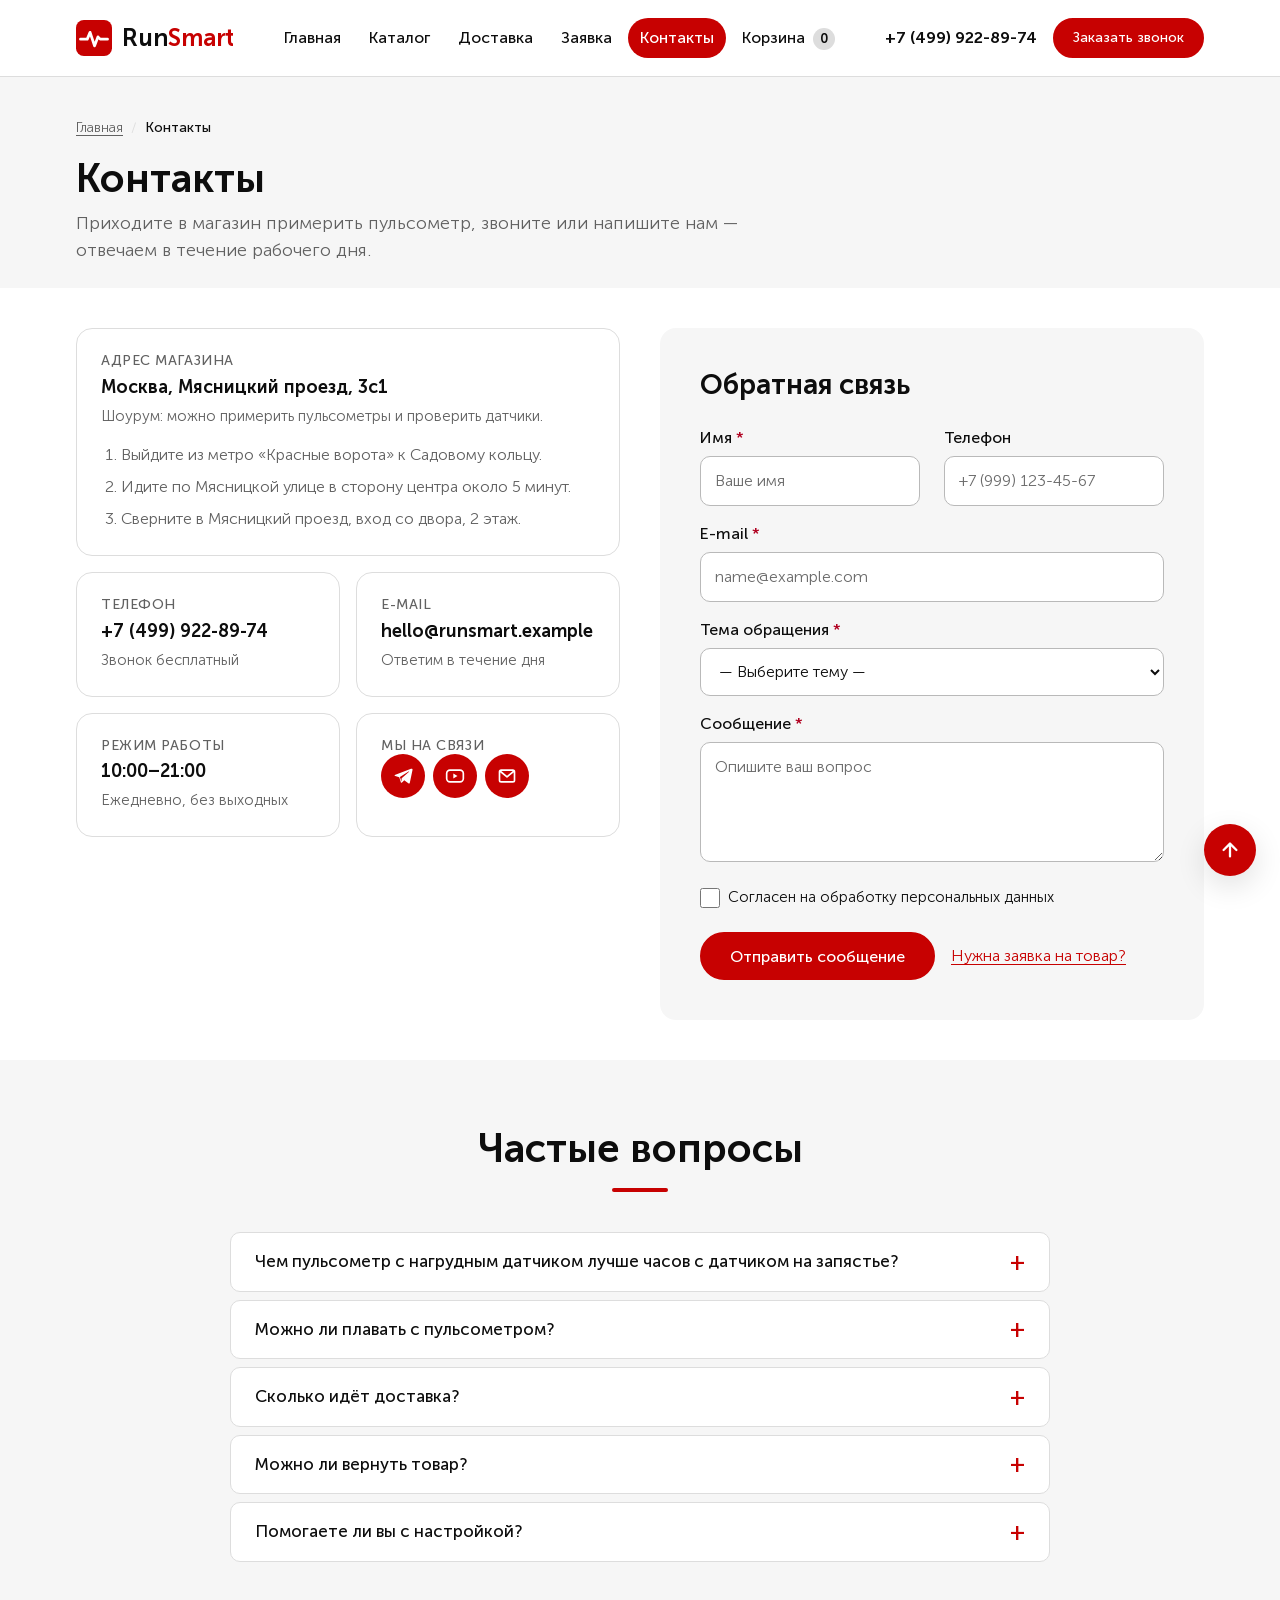
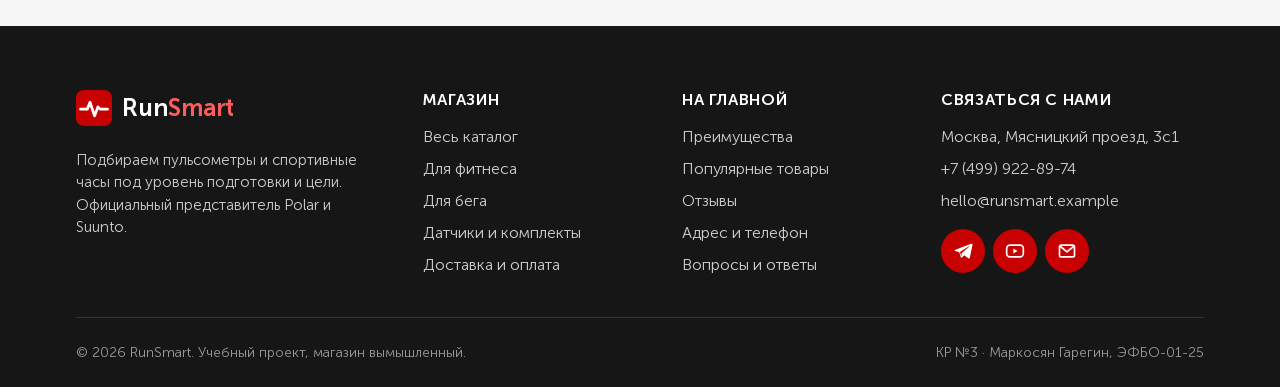
<file: contacts.html>
<!DOCTYPE html>
<html lang="ru">
<head>
  <meta charset="UTF-8">
  <meta name="viewport" content="width=device-width, initial-scale=1.0">
  <title>Контакты магазина RunSmart — адрес, телефон, обратная связь</title>
  <meta name="description" content="Контакты RunSmart: адрес магазина в Москве, телефон, e-mail, режим работы, форма обратной связи и ответы на частые вопросы.">
  <link rel="icon" href="images/favicon.svg" type="image/svg+xml">
  <link rel="stylesheet" href="css/style.css">
  <link rel="stylesheet" href="css/responsive.css">
</head>
<body id="top">
  <a class="skip-link" href="#main">Перейти к содержимому</a>

  <header class="site-header">
    <div class="container site-header__inner">
      <a class="logo site-header__logo" href="index.html">
        <img class="logo__mark" src="images/favicon.svg" alt="" width="36" height="36">
        <span>Run<span class="logo__accent">Smart</span></span>
      </a>

      <nav class="site-nav" aria-label="Основное меню">
        <ul class="site-nav__list">
          <li class="site-nav__item"><a class="site-nav__link" href="index.html">Главная</a></li>
          <li class="site-nav__item"><a class="site-nav__link" href="catalog.html">Каталог</a></li>
          <li class="site-nav__item"><a class="site-nav__link" href="delivery.html">Доставка</a></li>
          <li class="site-nav__item"><a class="site-nav__link" href="order.html">Заявка</a></li>
          <li class="site-nav__item"><a class="site-nav__link site-nav__link--active" href="contacts.html" aria-current="page">Контакты</a></li>
          <li class="site-nav__item"><a class="site-nav__link" href="cart.html">Корзина <span class="cart-counter cart-counter--empty" data-cart-counter>0</span></a></li>
        </ul>
      </nav>

      <div class="site-header__actions">
        <a class="site-header__phone" href="tel:+74999228974">+7 (499) 922-89-74</a>
        <a class="button button--small" href="#callback-modal">Заказать звонок</a>
      </div>
    </div>
  </header>


  <main id="main">
    <section class="page-heading" aria-labelledby="page-title">
      <div class="container">
      <nav class="breadcrumbs" aria-label="Хлебные крошки">
        <ol class="breadcrumbs__list">
          <li class="breadcrumbs__item"><a class="breadcrumbs__link" href="index.html">Главная</a></li>
          <li class="breadcrumbs__item"><span class="breadcrumbs__current" aria-current="page">Контакты</span></li>
        </ol>
      </nav>
        <h1 class="page-heading__title" id="page-title">Контакты</h1>
        <p class="page-heading__lead">Приходите в магазин примерить пульсометр, звоните или напишите нам — отвечаем в течение рабочего дня.</p>
      </div>
    </section>

    <section class="section section--compact" aria-label="Контактная информация и обратная связь">
      <div class="container contacts">
        <div>
          <div class="contacts__cards">
            <section class="contact-card contact-card--wide" aria-labelledby="c-address">
              <h2 class="contact-card__title" id="c-address">Адрес магазина</h2>
              <address class="contact-card__value">Москва, Мясницкий проезд, 3с1</address>
              <p class="contact-card__text">Шоурум: можно примерить пульсометры и проверить датчики.</p>
              <ol class="contact-card__route">
                <li>Выйдите из метро «Красные ворота» к Садовому кольцу.</li>
                <li>Идите по Мясницкой улице в сторону центра около 5 минут.</li>
                <li>Сверните в Мясницкий проезд, вход со двора, 2 этаж.</li>
              </ol>
            </section>
            <section class="contact-card" aria-labelledby="c-phone">
              <h2 class="contact-card__title" id="c-phone">Телефон</h2>
              <p class="contact-card__value"><a class="contact-card__link" href="tel:+74999228974">+7 (499) 922-89-74</a></p>
              <p class="contact-card__text">Звонок бесплатный</p>
            </section>
            <section class="contact-card" aria-labelledby="c-email">
              <h2 class="contact-card__title" id="c-email">E-mail</h2>
              <p class="contact-card__value"><a class="contact-card__link" href="mailto:hello@runsmart.example">hello@runsmart.example</a></p>
              <p class="contact-card__text">Ответим в течение дня</p>
            </section>
            <section class="contact-card" aria-labelledby="c-hours">
              <h2 class="contact-card__title" id="c-hours">Режим работы</h2>
              <p class="contact-card__value">10:00–21:00</p>
              <p class="contact-card__text">Ежедневно, без выходных</p>
            </section>
            <section class="contact-card" aria-labelledby="c-social">
              <h2 class="contact-card__title" id="c-social">Мы на связи</h2>
              <ul class="socials">
                <li><a class="socials__link" href="https://t.me/" target="_blank" rel="noopener noreferrer" aria-label="Telegram"><img class="socials__icon" src="images/icons/social-telegram.svg" alt="" width="20" height="20"></a></li>
                <li><a class="socials__link" href="https://www.youtube.com/" target="_blank" rel="noopener noreferrer" aria-label="YouTube"><img class="socials__icon" src="images/icons/social-youtube.svg" alt="" width="20" height="20"></a></li>
                <li><a class="socials__link" href="mailto:hello@runsmart.example" aria-label="Написать на почту"><img class="socials__icon" src="images/icons/social-mail.svg" alt="" width="20" height="20"></a></li>
              </ul>
            </section>
          </div>
        </div>

        <section class="contacts__form-box" id="feedback" aria-labelledby="feedback-title">
          <h2 class="contacts__form-title" id="feedback-title">Обратная связь</h2>
          <form class="form" action="thanks.html" method="get">
            <div class="form__grid">
              <div class="form__field">
                <label class="form__label" for="fb-name">Имя <abbr class="form__required" title="обязательное поле">*</abbr></label>
                <input class="form__input" id="fb-name" name="name" type="text" autocomplete="name" minlength="2" required placeholder="Ваше имя">
              </div>
              <div class="form__field">
                <label class="form__label" for="fb-phone">Телефон</label>
                <input class="form__input" id="fb-phone" name="phone" type="tel" autocomplete="tel" pattern="[0-9 +\(\)\-]{10,18}" placeholder="+7 (999) 123-45-67">
              </div>
              <div class="form__field form__field--full">
                <label class="form__label" for="fb-email">E-mail <abbr class="form__required" title="обязательное поле">*</abbr></label>
                <input class="form__input" id="fb-email" name="email" type="email" autocomplete="email" required placeholder="name@example.com" aria-describedby="fb-email-error">
                <p class="form__error" id="fb-email-error">Проверьте адрес: в нём должны быть @ и домен</p>
              </div>
              <div class="form__field form__field--full">
                <label class="form__label" for="fb-topic">Тема обращения <abbr class="form__required" title="обязательное поле">*</abbr></label>
                <select class="form__select" id="fb-topic" name="topic" required>
                  <option value="">— Выберите тему —</option>
                  <option value="question">Вопрос о товаре</option>
                  <option value="order">Статус заявки</option>
                  <option value="warranty">Гарантия и возврат</option>
                  <option value="partnership">Сотрудничество</option>
                  <option value="other">Другое</option>
                </select>
              </div>
              <div class="form__field form__field--full">
                <label class="form__label" for="fb-message">Сообщение <abbr class="form__required" title="обязательное поле">*</abbr></label>
                <textarea class="form__textarea" id="fb-message" name="message" minlength="10" maxlength="1000" required placeholder="Опишите ваш вопрос"></textarea>
              </div>
            </div>
            <label class="form__checkbox-label">
              <input class="form__checkbox" name="agree" type="checkbox" required>
              Согласен на обработку персональных данных
            </label>
            <div class="form__actions">
              <button class="button" type="submit">Отправить сообщение</button>
              <a href="order.html">Нужна заявка на товар?</a>
            </div>
          </form>
        </section>
      </div>
    </section>

    <section class="section section--alt" id="faq" aria-labelledby="faq-title">
      <div class="container">
        <header class="section__header">
          <h2 class="section__title" id="faq-title">Частые вопросы</h2>
        </header>
        <div class="faq">
        <details class="faq__item">
          <summary class="faq__question">Чем пульсометр с нагрудным датчиком лучше часов с датчиком на запястье?</summary>
          <p class="faq__answer">Нагрудный датчик измеряет электрическую активность сердца и точнее реагирует на резкие изменения нагрузки. Оптический датчик на запястье удобнее, но может запаздывать на интервальных тренировках.</p>
        </details>
        <details class="faq__item">
          <summary class="faq__question">Можно ли плавать с пульсометром?</summary>
          <p class="faq__answer">Модели с водозащитой WR30 выдерживают плавание в бассейне. Для записи пульса в воде нужен специальный датчик, например Suunto Dual Comfort Belt.</p>
        </details>
        <details class="faq__item">
          <summary class="faq__question">Сколько идёт доставка?</summary>
          <p class="faq__answer">По Москве — на следующий день, бесплатно. В другие города отправляем СДЭК или Почтой России, обычно 2–7 дней. Подробности — на странице «Доставка и оплата».</p>
        </details>
        <details class="faq__item">
          <summary class="faq__question">Можно ли вернуть товар?</summary>
          <p class="faq__answer">Да, в течение 14 дней, если сохранены упаковка и товарный вид. На все пульсометры действует гарантия производителя 2 года.</p>
        </details>
        <details class="faq__item">
          <summary class="faq__question">Помогаете ли вы с настройкой?</summary>
          <p class="faq__answer">Да. При получении курьер или консультант в магазине поможет ввести параметры и настроить зоны пульса. Можно также записаться на вводную тренировку.</p>
        </details>
      </div>
      </div>
    </section>
  </main>

  <footer class="site-footer">
    <div class="container site-footer__inner">
      <section aria-labelledby="footer-about">
        <h2 class="visually-hidden" id="footer-about">О магазине</h2>
        <a class="logo logo--inverse" href="index.html">
          <img class="logo__mark" src="images/favicon.svg" alt="" width="36" height="36" loading="lazy">
          <span>Run<span class="logo__accent">Smart</span></span>
        </a>
        <p class="site-footer__about">Подбираем пульсометры и спортивные часы под уровень подготовки и цели. Официальный представитель Polar и Suunto.</p>
      </section>

      <nav aria-labelledby="footer-shop">
        <h2 class="site-footer__title" id="footer-shop">Магазин</h2>
        <ul class="site-footer__list">
          <li><a class="site-footer__link" href="catalog.html">Весь каталог</a></li>
          <li><a class="site-footer__link" href="catalog.html?category=fitness">Для фитнеса</a></li>
          <li><a class="site-footer__link" href="catalog.html?category=running">Для бега</a></li>
          <li><a class="site-footer__link" href="catalog.html?category=sensors">Датчики и комплекты</a></li>
          <li><a class="site-footer__link" href="delivery.html">Доставка и оплата</a></li>
        </ul>
      </nav>

      <nav aria-labelledby="footer-home">
        <h2 class="site-footer__title" id="footer-home">На главной</h2>
        <ul class="site-footer__list">
          <li><a class="site-footer__link" href="index.html#advantages">Преимущества</a></li>
          <li><a class="site-footer__link" href="index.html#popular">Популярные товары</a></li>
          <li><a class="site-footer__link" href="index.html#reviews">Отзывы</a></li>
          <li><a class="site-footer__link" href="index.html#contacts">Адрес и телефон</a></li>
          <li><a class="site-footer__link" href="contacts.html#faq">Вопросы и ответы</a></li>
        </ul>
      </nav>

      <section aria-labelledby="footer-contacts">
        <h2 class="site-footer__title" id="footer-contacts">Связаться с нами</h2>
        <address class="site-footer__contacts">
          <span>Москва, Мясницкий проезд, 3с1</span>
          <a class="site-footer__link" href="tel:+74999228974">+7 (499) 922-89-74</a>
          <a class="site-footer__link" href="mailto:hello@runsmart.example">hello@runsmart.example</a>
        </address>
        <ul class="socials">
          <li><a class="socials__link" href="https://t.me/" target="_blank" rel="noopener noreferrer" aria-label="Telegram"><img class="socials__icon" src="images/icons/social-telegram.svg" alt="" width="20" height="20"></a></li>
          <li><a class="socials__link" href="https://www.youtube.com/" target="_blank" rel="noopener noreferrer" aria-label="YouTube"><img class="socials__icon" src="images/icons/social-youtube.svg" alt="" width="20" height="20"></a></li>
          <li><a class="socials__link" href="mailto:hello@runsmart.example" aria-label="Написать на почту"><img class="socials__icon" src="images/icons/social-mail.svg" alt="" width="20" height="20"></a></li>
        </ul>
      </section>
    </div>

    <div class="container">
      <div class="site-footer__bottom">
        <p>© 2026 RunSmart. Учебный проект, магазин вымышленный.</p>
        <p>КР №3 · Маркосян Гарегин, ЭФБО-01-25</p>
      </div>
    </div>
  </footer>

  <a class="page-up" href="#top" aria-label="Наверх страницы">
    <img class="page-up__icon" src="images/icons/arrow-up.svg" alt="" width="22" height="22">
  </a>

  <!-- CSS-модалка: открывается ссылкой на #callback-modal (псевдокласс :target),
       закрывается ссылкой на несуществующий якорь #close — без JavaScript -->
  <div class="modal" id="callback-modal" role="dialog" aria-modal="true" aria-labelledby="callback-title">
    <a class="modal__overlay" href="#close" tabindex="-1" aria-hidden="true" data-modal-close></a>
    <div class="modal__window">
      <a class="modal__close" href="#close" aria-label="Закрыть окно" data-modal-close>&times;</a>
      <h2 class="modal__title" id="callback-title">Заказать звонок</h2>
      <p class="modal__text">Оставьте номер — перезвоним в течение 10 минут и поможем подобрать пульсометр.</p>
      <form class="form form--compact" action="thanks.html" method="get">
        <div class="form__grid">
          <div class="form__field">
            <label class="form__label" for="callback-name">Имя <abbr class="form__required" title="обязательное поле">*</abbr></label>
            <input class="form__input" id="callback-name" name="name" type="text" autocomplete="name" minlength="2" required placeholder="Как к вам обращаться">
          </div>
          <div class="form__field">
            <label class="form__label" for="callback-phone">Телефон <abbr class="form__required" title="обязательное поле">*</abbr></label>
            <input class="form__input" id="callback-phone" name="phone" type="tel" autocomplete="tel" pattern="[0-9 +\(\)\-]{10,18}" required placeholder="+7 (999) 123-45-67" aria-describedby="callback-phone-error">
            <p class="form__error" id="callback-phone-error">Введите номер из 10–18 цифр</p>
          </div>
        </div>
        <label class="form__checkbox-label">
          <input class="form__checkbox" name="agree" type="checkbox" required>
          Согласен на обработку персональных данных
        </label>
        <button class="button button--block" type="submit">Жду звонка</button>
      </form>
    </div>
  </div>
  <script src="js/data.js"></script>
  <script src="js/catalog.js"></script>
  <script src="js/cart.js"></script>
  <script src="js/modal.js"></script>
  <script src="js/validation.js"></script>
  <script src="js/main.js"></script>
</body>
</html>
</file>
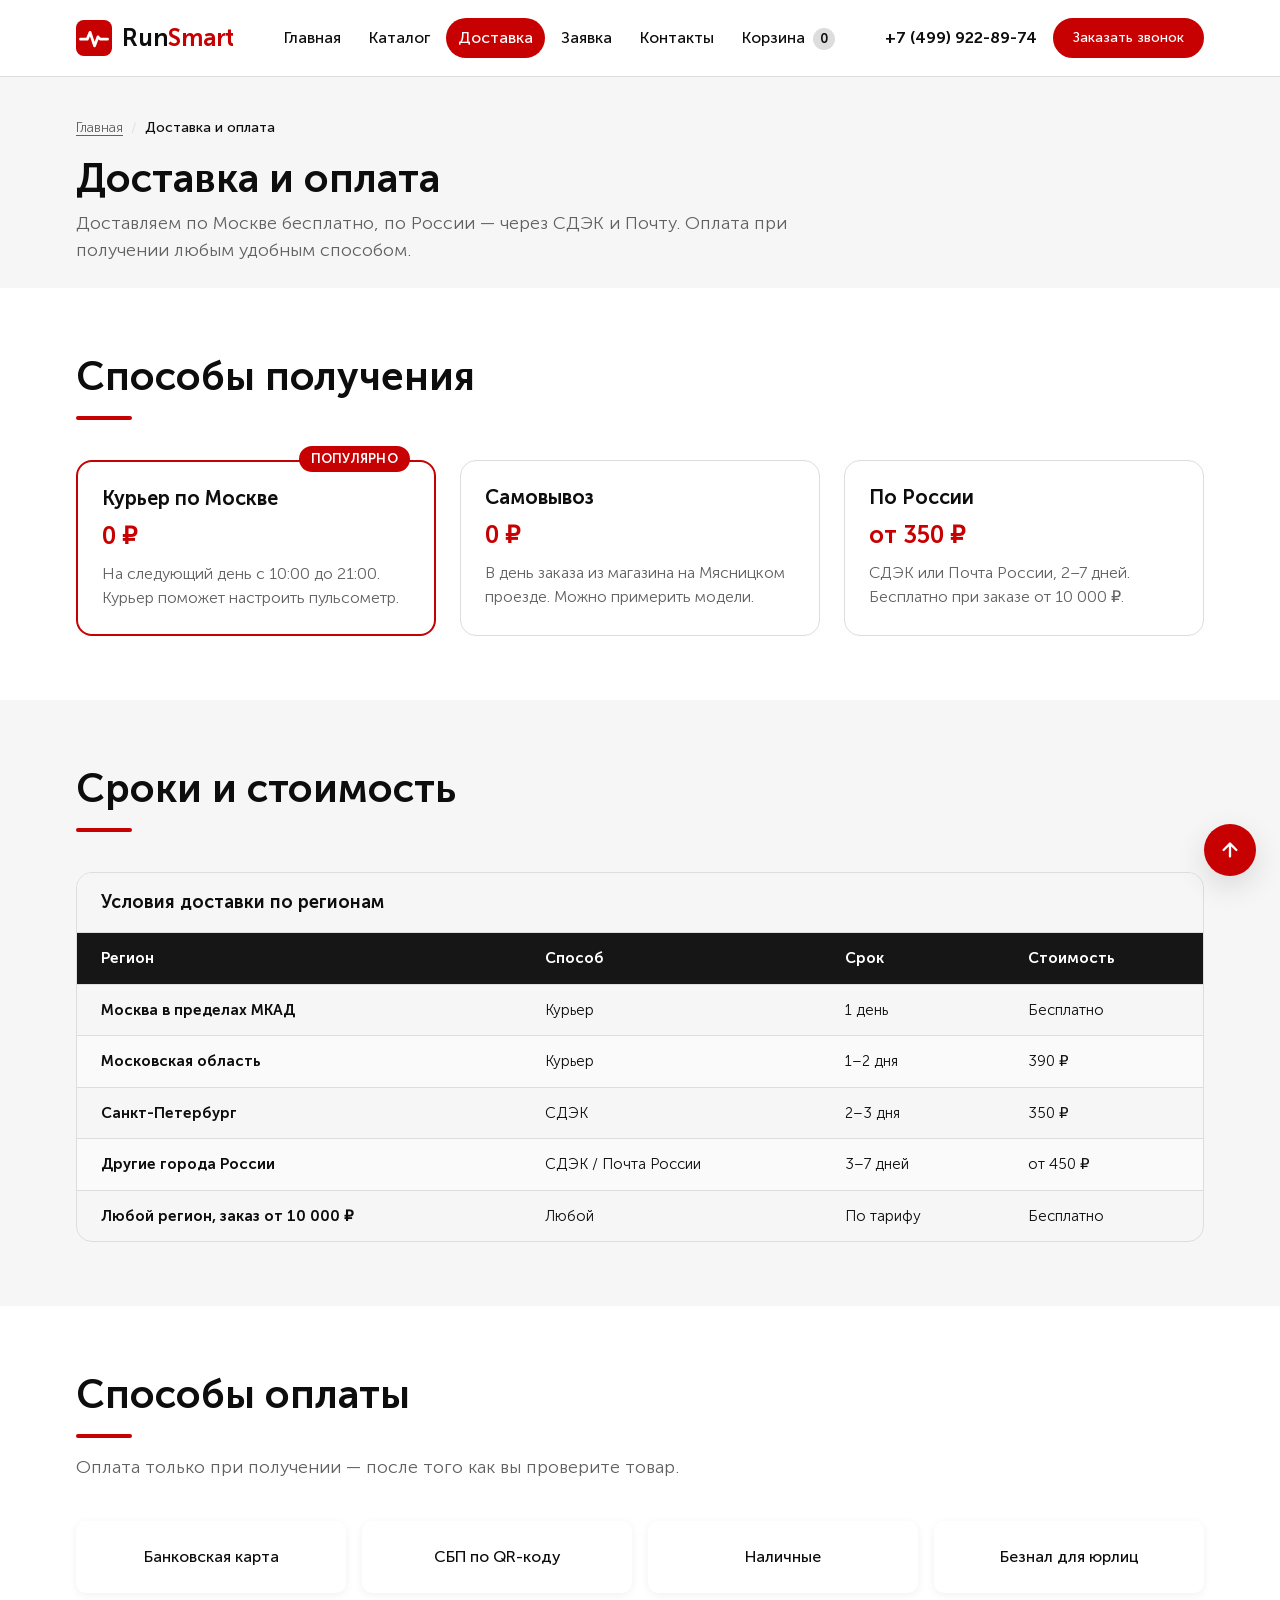
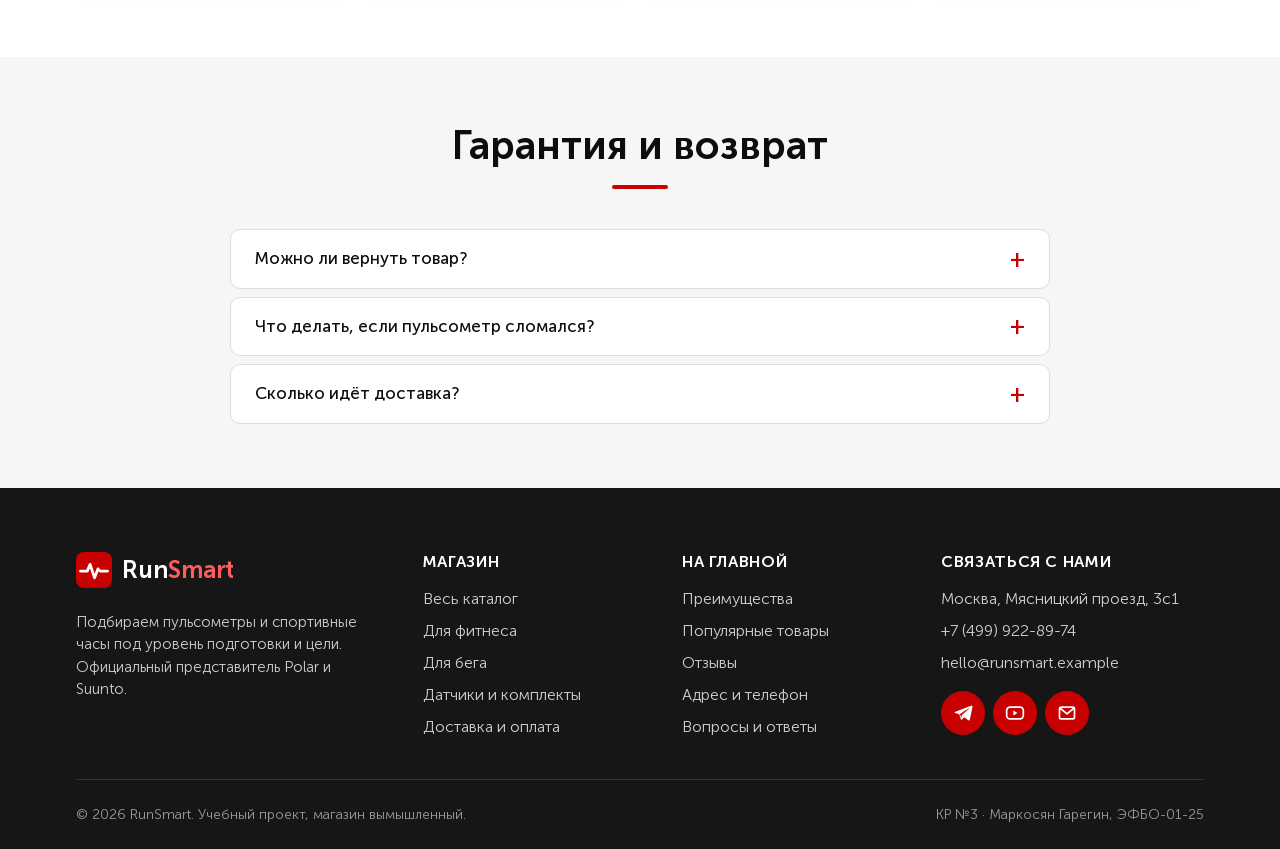
<file: delivery.html>
<!DOCTYPE html>
<html lang="ru">
<head>
  <meta charset="UTF-8">
  <meta name="viewport" content="width=device-width, initial-scale=1.0">
  <title>Доставка и оплата — RunSmart</title>
  <meta name="description" content="Условия доставки RunSmart: бесплатно по Москве, СДЭК и Почта по России, оплата при получении, гарантия 2 года и возврат 14 дней.">
  <link rel="icon" href="images/favicon.svg" type="image/svg+xml">
  <link rel="stylesheet" href="css/style.css">
  <link rel="stylesheet" href="css/responsive.css">
</head>
<body id="top">
  <a class="skip-link" href="#main">Перейти к содержимому</a>

  <header class="site-header">
    <div class="container site-header__inner">
      <a class="logo site-header__logo" href="index.html">
        <img class="logo__mark" src="images/favicon.svg" alt="" width="36" height="36">
        <span>Run<span class="logo__accent">Smart</span></span>
      </a>

      <nav class="site-nav" aria-label="Основное меню">
        <ul class="site-nav__list">
          <li class="site-nav__item"><a class="site-nav__link" href="index.html">Главная</a></li>
          <li class="site-nav__item"><a class="site-nav__link" href="catalog.html">Каталог</a></li>
          <li class="site-nav__item"><a class="site-nav__link site-nav__link--active" href="delivery.html" aria-current="page">Доставка</a></li>
          <li class="site-nav__item"><a class="site-nav__link" href="order.html">Заявка</a></li>
          <li class="site-nav__item"><a class="site-nav__link" href="contacts.html">Контакты</a></li>
          <li class="site-nav__item"><a class="site-nav__link" href="cart.html">Корзина <span class="cart-counter cart-counter--empty" data-cart-counter>0</span></a></li>
        </ul>
      </nav>

      <div class="site-header__actions">
        <a class="site-header__phone" href="tel:+74999228974">+7 (499) 922-89-74</a>
        <a class="button button--small" href="#callback-modal">Заказать звонок</a>
      </div>
    </div>
  </header>


  <main id="main">
    <section class="page-heading" aria-labelledby="page-title">
      <div class="container">
      <nav class="breadcrumbs" aria-label="Хлебные крошки">
        <ol class="breadcrumbs__list">
          <li class="breadcrumbs__item"><a class="breadcrumbs__link" href="index.html">Главная</a></li>
          <li class="breadcrumbs__item"><span class="breadcrumbs__current" aria-current="page">Доставка и оплата</span></li>
        </ol>
      </nav>
        <h1 class="page-heading__title" id="page-title">Доставка и оплата</h1>
        <p class="page-heading__lead">Доставляем по Москве бесплатно, по России — через СДЭК и Почту. Оплата при получении любым удобным способом.</p>
      </div>
    </section>

    <section class="section" aria-labelledby="delivery-title">
      <div class="container">
        <header class="section__header section__header--left">
          <h2 class="section__title" id="delivery-title">Способы получения</h2>
        </header>
        <ul class="delivery-options">
          <li class="delivery-option delivery-option--accent">
            <span class="badge badge--sale delivery-option__badge">Популярно</span>
            <h3 class="delivery-option__title">Курьер по Москве</h3>
            <p class="delivery-option__price">0&nbsp;₽</p>
            <p class="delivery-option__text">На следующий день с 10:00 до 21:00. Курьер поможет настроить пульсометр.</p>
          </li>
          <li class="delivery-option">
            <h3 class="delivery-option__title">Самовывоз</h3>
            <p class="delivery-option__price">0&nbsp;₽</p>
            <p class="delivery-option__text">В день заказа из магазина на Мясницком проезде. Можно примерить модели.</p>
          </li>
          <li class="delivery-option">
            <h3 class="delivery-option__title">По России</h3>
            <p class="delivery-option__price">от 350&nbsp;₽</p>
            <p class="delivery-option__text">СДЭК или Почта России, 2–7 дней. Бесплатно при заказе от 10&nbsp;000&nbsp;₽.</p>
          </li>
        </ul>
      </div>
    </section>

    <section class="section section--alt" aria-labelledby="terms-title">
      <div class="container">
        <header class="section__header section__header--left">
          <h2 class="section__title" id="terms-title">Сроки и стоимость</h2>
        </header>
        <div class="table-wrapper">
          <table class="data-table data-table--wide">
            <caption class="data-table__caption">Условия доставки по регионам</caption>
            <thead class="data-table__head">
              <tr class="data-table__row">
                <th class="data-table__cell" scope="col">Регион</th>
                <th class="data-table__cell" scope="col">Способ</th>
                <th class="data-table__cell" scope="col">Срок</th>
                <th class="data-table__cell" scope="col">Стоимость</th>
              </tr>
            </thead>
            <tbody class="data-table__body">
              <tr class="data-table__row"><th class="data-table__cell" scope="row">Москва в пределах МКАД</th><td class="data-table__cell">Курьер</td><td class="data-table__cell">1 день</td><td class="data-table__cell">Бесплатно</td></tr>
              <tr class="data-table__row"><th class="data-table__cell" scope="row">Московская область</th><td class="data-table__cell">Курьер</td><td class="data-table__cell">1–2 дня</td><td class="data-table__cell">390&nbsp;₽</td></tr>
              <tr class="data-table__row"><th class="data-table__cell" scope="row">Санкт-Петербург</th><td class="data-table__cell">СДЭК</td><td class="data-table__cell">2–3 дня</td><td class="data-table__cell">350&nbsp;₽</td></tr>
              <tr class="data-table__row"><th class="data-table__cell" scope="row">Другие города России</th><td class="data-table__cell">СДЭК / Почта России</td><td class="data-table__cell">3–7 дней</td><td class="data-table__cell">от 450&nbsp;₽</td></tr>
              <tr class="data-table__row"><th class="data-table__cell" scope="row">Любой регион, заказ от 10&nbsp;000&nbsp;₽</th><td class="data-table__cell">Любой</td><td class="data-table__cell">По тарифу</td><td class="data-table__cell">Бесплатно</td></tr>
            </tbody>
          </table>
        </div>
      </div>
    </section>

    <section class="section" aria-labelledby="payment-title">
      <div class="container">
        <header class="section__header section__header--left">
          <h2 class="section__title" id="payment-title">Способы оплаты</h2>
          <p class="section__lead">Оплата только при получении — после того как вы проверите товар.</p>
        </header>
        <ul class="payment-list">
          <li class="payment-list__item">Банковская карта</li>
          <li class="payment-list__item">СБП по QR-коду</li>
          <li class="payment-list__item">Наличные</li>
          <li class="payment-list__item">Безнал для юрлиц</li>
        </ul>
      </div>
    </section>

    <section class="section section--alt" aria-labelledby="return-title">
      <div class="container">
        <header class="section__header">
          <h2 class="section__title" id="return-title">Гарантия и возврат</h2>
        </header>
        <div class="faq">
        <details class="faq__item">
          <summary class="faq__question">Можно ли вернуть товар?</summary>
          <p class="faq__answer">Да, в течение 14 дней, если сохранены упаковка и товарный вид. На все пульсометры действует гарантия производителя 2 года.</p>
        </details>
        <details class="faq__item">
          <summary class="faq__question">Что делать, если пульсометр сломался?</summary>
          <p class="faq__answer">Позвоните нам или напишите на почту. Мы примем устройство в магазине или отправим курьера и передадим его в сервисный центр производителя.</p>
        </details>
        <details class="faq__item">
          <summary class="faq__question">Сколько идёт доставка?</summary>
          <p class="faq__answer">По Москве — на следующий день, бесплатно. В другие города отправляем СДЭК или Почтой России, обычно 2–7 дней. Подробности — на странице «Доставка и оплата».</p>
        </details>
      </div>
      </div>
    </section>
  </main>

  <footer class="site-footer">
    <div class="container site-footer__inner">
      <section aria-labelledby="footer-about">
        <h2 class="visually-hidden" id="footer-about">О магазине</h2>
        <a class="logo logo--inverse" href="index.html">
          <img class="logo__mark" src="images/favicon.svg" alt="" width="36" height="36" loading="lazy">
          <span>Run<span class="logo__accent">Smart</span></span>
        </a>
        <p class="site-footer__about">Подбираем пульсометры и спортивные часы под уровень подготовки и цели. Официальный представитель Polar и Suunto.</p>
      </section>

      <nav aria-labelledby="footer-shop">
        <h2 class="site-footer__title" id="footer-shop">Магазин</h2>
        <ul class="site-footer__list">
          <li><a class="site-footer__link" href="catalog.html">Весь каталог</a></li>
          <li><a class="site-footer__link" href="catalog.html?category=fitness">Для фитнеса</a></li>
          <li><a class="site-footer__link" href="catalog.html?category=running">Для бега</a></li>
          <li><a class="site-footer__link" href="catalog.html?category=sensors">Датчики и комплекты</a></li>
          <li><a class="site-footer__link" href="delivery.html">Доставка и оплата</a></li>
        </ul>
      </nav>

      <nav aria-labelledby="footer-home">
        <h2 class="site-footer__title" id="footer-home">На главной</h2>
        <ul class="site-footer__list">
          <li><a class="site-footer__link" href="index.html#advantages">Преимущества</a></li>
          <li><a class="site-footer__link" href="index.html#popular">Популярные товары</a></li>
          <li><a class="site-footer__link" href="index.html#reviews">Отзывы</a></li>
          <li><a class="site-footer__link" href="index.html#contacts">Адрес и телефон</a></li>
          <li><a class="site-footer__link" href="contacts.html#faq">Вопросы и ответы</a></li>
        </ul>
      </nav>

      <section aria-labelledby="footer-contacts">
        <h2 class="site-footer__title" id="footer-contacts">Связаться с нами</h2>
        <address class="site-footer__contacts">
          <span>Москва, Мясницкий проезд, 3с1</span>
          <a class="site-footer__link" href="tel:+74999228974">+7 (499) 922-89-74</a>
          <a class="site-footer__link" href="mailto:hello@runsmart.example">hello@runsmart.example</a>
        </address>
        <ul class="socials">
          <li><a class="socials__link" href="https://t.me/" target="_blank" rel="noopener noreferrer" aria-label="Telegram"><img class="socials__icon" src="images/icons/social-telegram.svg" alt="" width="20" height="20"></a></li>
          <li><a class="socials__link" href="https://www.youtube.com/" target="_blank" rel="noopener noreferrer" aria-label="YouTube"><img class="socials__icon" src="images/icons/social-youtube.svg" alt="" width="20" height="20"></a></li>
          <li><a class="socials__link" href="mailto:hello@runsmart.example" aria-label="Написать на почту"><img class="socials__icon" src="images/icons/social-mail.svg" alt="" width="20" height="20"></a></li>
        </ul>
      </section>
    </div>

    <div class="container">
      <div class="site-footer__bottom">
        <p>© 2026 RunSmart. Учебный проект, магазин вымышленный.</p>
        <p>КР №3 · Маркосян Гарегин, ЭФБО-01-25</p>
      </div>
    </div>
  </footer>

  <a class="page-up" href="#top" aria-label="Наверх страницы">
    <img class="page-up__icon" src="images/icons/arrow-up.svg" alt="" width="22" height="22">
  </a>

  <!-- CSS-модалка: открывается ссылкой на #callback-modal (псевдокласс :target),
       закрывается ссылкой на несуществующий якорь #close — без JavaScript -->
  <div class="modal" id="callback-modal" role="dialog" aria-modal="true" aria-labelledby="callback-title">
    <a class="modal__overlay" href="#close" tabindex="-1" aria-hidden="true" data-modal-close></a>
    <div class="modal__window">
      <a class="modal__close" href="#close" aria-label="Закрыть окно" data-modal-close>&times;</a>
      <h2 class="modal__title" id="callback-title">Заказать звонок</h2>
      <p class="modal__text">Оставьте номер — перезвоним в течение 10 минут и поможем подобрать пульсометр.</p>
      <form class="form form--compact" action="thanks.html" method="get">
        <div class="form__grid">
          <div class="form__field">
            <label class="form__label" for="callback-name">Имя <abbr class="form__required" title="обязательное поле">*</abbr></label>
            <input class="form__input" id="callback-name" name="name" type="text" autocomplete="name" minlength="2" required placeholder="Как к вам обращаться">
          </div>
          <div class="form__field">
            <label class="form__label" for="callback-phone">Телефон <abbr class="form__required" title="обязательное поле">*</abbr></label>
            <input class="form__input" id="callback-phone" name="phone" type="tel" autocomplete="tel" pattern="[0-9 +\(\)\-]{10,18}" required placeholder="+7 (999) 123-45-67" aria-describedby="callback-phone-error">
            <p class="form__error" id="callback-phone-error">Введите номер из 10–18 цифр</p>
          </div>
        </div>
        <label class="form__checkbox-label">
          <input class="form__checkbox" name="agree" type="checkbox" required>
          Согласен на обработку персональных данных
        </label>
        <button class="button button--block" type="submit">Жду звонка</button>
      </form>
    </div>
  </div>
  <script src="js/data.js"></script>
  <script src="js/catalog.js"></script>
  <script src="js/cart.js"></script>
  <script src="js/modal.js"></script>
  <script src="js/validation.js"></script>
  <script src="js/main.js"></script>
</body>
</html>
</file>
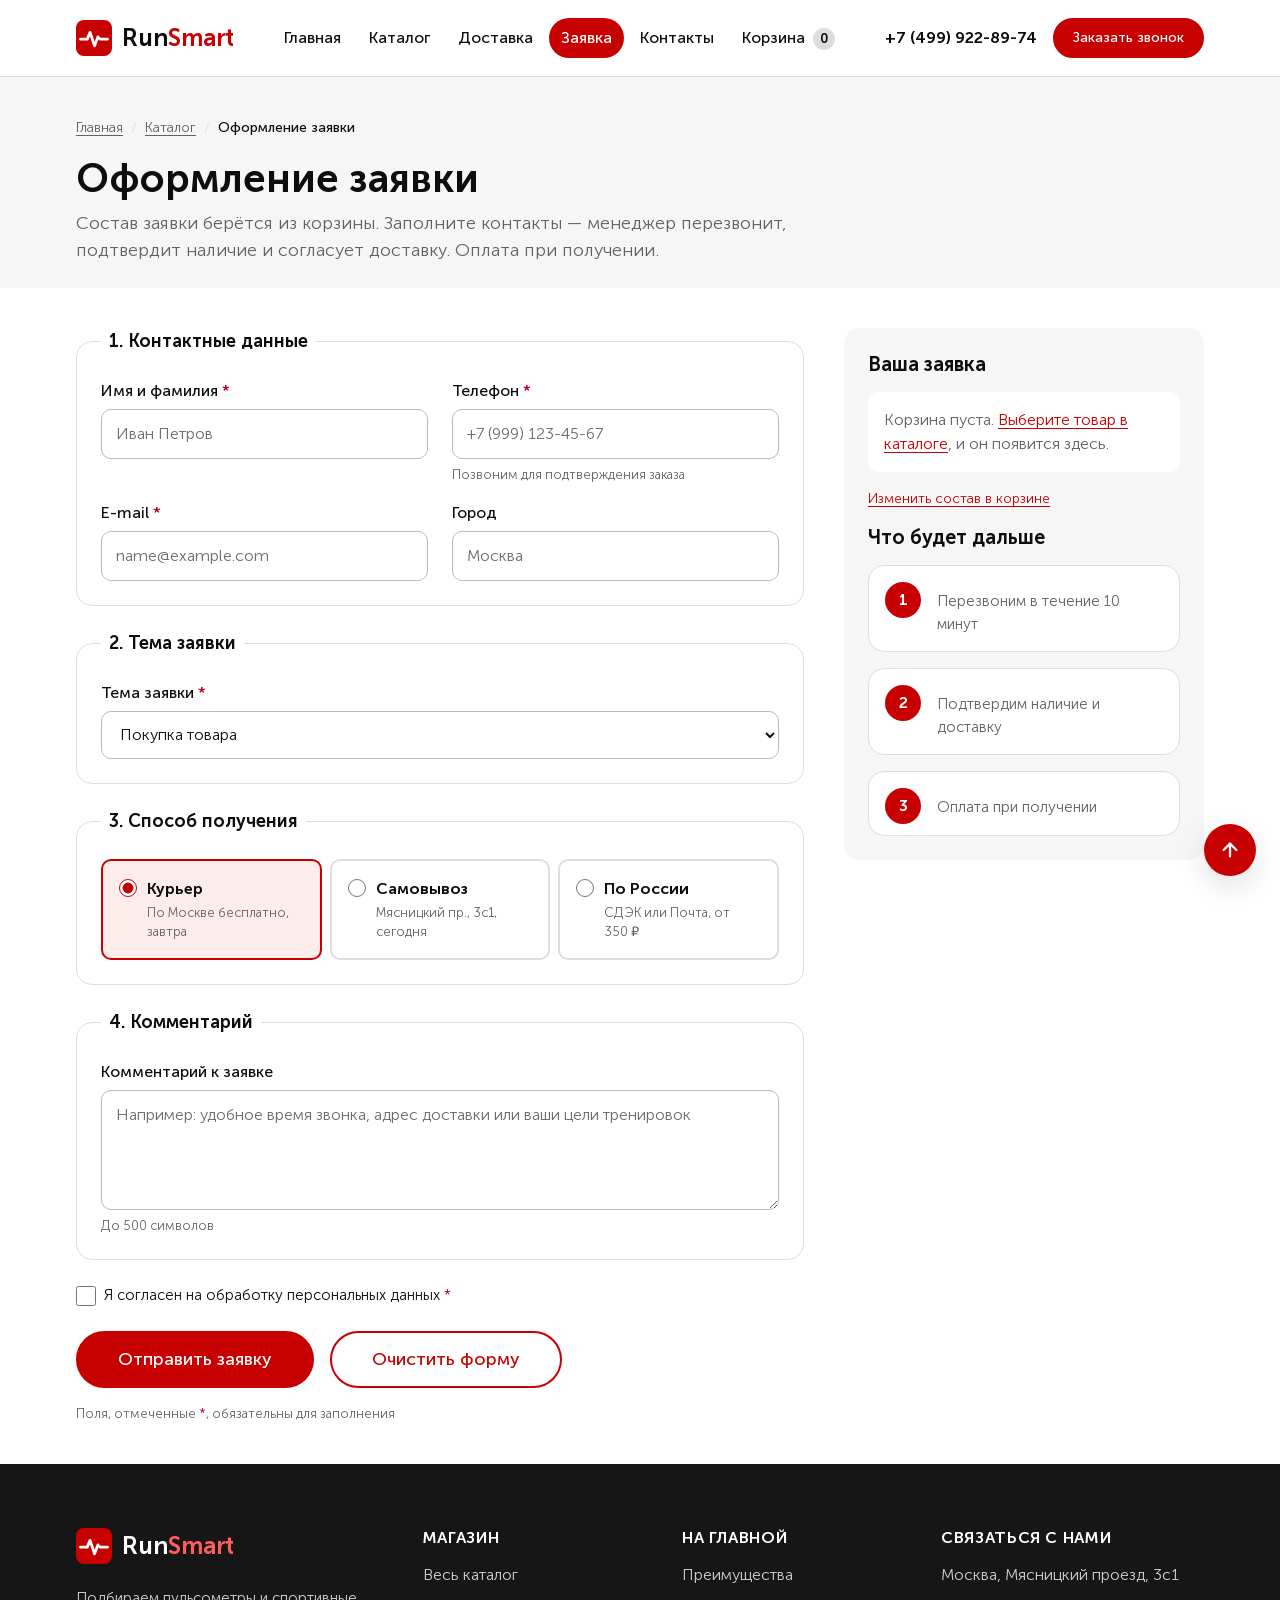
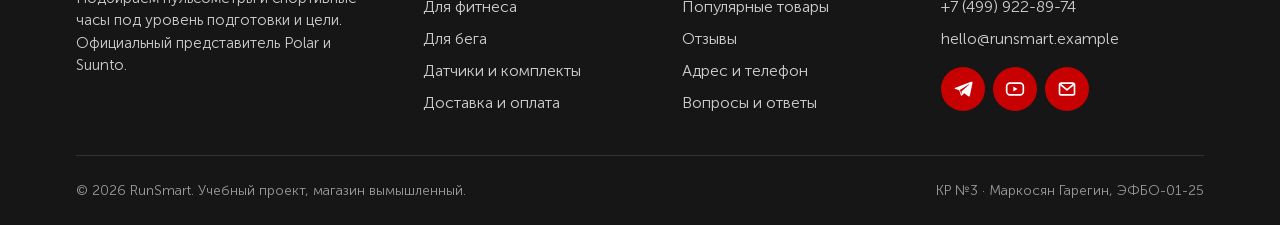
<file: order.html>
<!DOCTYPE html>
<html lang="ru">
<head>
  <meta charset="UTF-8">
  <meta name="viewport" content="width=device-width, initial-scale=1.0">
  <title>Оформление заявки — RunSmart</title>
  <meta name="description" content="Оформите заявку на пульсометр RunSmart: выберите модель и способ получения, менеджер перезвонит в течение 10 минут.">
  <link rel="icon" href="images/favicon.svg" type="image/svg+xml">
  <link rel="stylesheet" href="css/style.css">
  <link rel="stylesheet" href="css/responsive.css">
</head>
<body id="top">
  <a class="skip-link" href="#main">Перейти к содержимому</a>

  <header class="site-header">
    <div class="container site-header__inner">
      <a class="logo site-header__logo" href="index.html">
        <img class="logo__mark" src="images/favicon.svg" alt="" width="36" height="36">
        <span>Run<span class="logo__accent">Smart</span></span>
      </a>

      <nav class="site-nav" aria-label="Основное меню">
        <ul class="site-nav__list">
          <li class="site-nav__item"><a class="site-nav__link" href="index.html">Главная</a></li>
          <li class="site-nav__item"><a class="site-nav__link" href="catalog.html">Каталог</a></li>
          <li class="site-nav__item"><a class="site-nav__link" href="delivery.html">Доставка</a></li>
          <li class="site-nav__item"><a class="site-nav__link site-nav__link--active" href="order.html" aria-current="page">Заявка</a></li>
          <li class="site-nav__item"><a class="site-nav__link" href="contacts.html">Контакты</a></li>
          <li class="site-nav__item"><a class="site-nav__link" href="cart.html">Корзина <span class="cart-counter cart-counter--empty" data-cart-counter>0</span></a></li>
        </ul>
      </nav>

      <div class="site-header__actions">
        <a class="site-header__phone" href="tel:+74999228974">+7 (499) 922-89-74</a>
        <a class="button button--small" href="#callback-modal">Заказать звонок</a>
      </div>
    </div>
  </header>


  <main id="main">
    <section class="page-heading" aria-labelledby="page-title">
      <div class="container">
      <nav class="breadcrumbs" aria-label="Хлебные крошки">
        <ol class="breadcrumbs__list">
          <li class="breadcrumbs__item"><a class="breadcrumbs__link" href="index.html">Главная</a></li>
          <li class="breadcrumbs__item"><a class="breadcrumbs__link" href="catalog.html">Каталог</a></li>
          <li class="breadcrumbs__item"><span class="breadcrumbs__current" aria-current="page">Оформление заявки</span></li>
        </ol>
      </nav>
        <h1 class="page-heading__title" id="page-title">Оформление заявки</h1>
        <p class="page-heading__lead">Состав заявки берётся из корзины. Заполните контакты — менеджер перезвонит, подтвердит наличие и согласует доставку. Оплата при получении.</p>
      </div>
    </section>

    <section class="section section--compact" aria-label="Форма заявки">
      <div class="container order-layout">
        <form class="form" id="order-form" action="thanks.html" method="get" novalidate>
          <fieldset class="form__fieldset">
            <legend class="form__legend">1. Контактные данные</legend>
            <div class="form__grid">
              <div class="form__field">
                <label class="form__label" for="order-name">Имя и фамилия <abbr class="form__required" title="обязательное поле">*</abbr></label>
                <input class="form__input" id="order-name" name="name" type="text" autocomplete="name" minlength="2" required placeholder="Иван Петров" aria-describedby="order-name-error">
                <p class="form__error" id="order-name-error"></p>
              </div>
              <div class="form__field">
                <label class="form__label" for="order-phone">Телефон <abbr class="form__required" title="обязательное поле">*</abbr></label>
                <input class="form__input" id="order-phone" name="phone" type="tel" autocomplete="tel" required placeholder="+7 (999) 123-45-67" aria-describedby="order-phone-hint order-phone-error">
                <p class="form__hint" id="order-phone-hint">Позвоним для подтверждения заказа</p>
                <p class="form__error" id="order-phone-error"></p>
              </div>
              <div class="form__field">
                <label class="form__label" for="order-email">E-mail <abbr class="form__required" title="обязательное поле">*</abbr></label>
                <input class="form__input" id="order-email" name="email" type="email" autocomplete="email" required placeholder="name@example.com" aria-describedby="order-email-error">
                <p class="form__error" id="order-email-error"></p>
              </div>
              <div class="form__field">
                <label class="form__label" for="order-city">Город</label>
                <input class="form__input" id="order-city" name="city" type="text" autocomplete="address-level2" placeholder="Москва">
              </div>
            </div>
          </fieldset>

          <fieldset class="form__fieldset">
            <legend class="form__legend">2. Тема заявки</legend>
            <div class="form__grid">
              <div class="form__field form__field--full">
                <label class="form__label" for="order-topic">Тема заявки <abbr class="form__required" title="обязательное поле">*</abbr></label>
                <select class="form__select" id="order-topic" name="topic" required aria-describedby="order-topic-error">
                  <option value="">— Выберите тему —</option>
                  <option value="buy" selected>Покупка товара</option>
                  <option value="consult">Консультация по подбору</option>
                  <option value="gift">Покупка в подарок</option>
                  <option value="corporate">Заказ для команды или клуба</option>
                </select>
                <p class="form__error" id="order-topic-error"></p>
              </div>
            </div>
          </fieldset>

          <fieldset class="form__fieldset">
            <legend class="form__legend">3. Способ получения</legend>
            <div class="form__choices">
              <label class="form__choice">
                <input class="form__radio" type="radio" name="delivery" value="courier" checked required>
                <span class="form__choice-title">Курьер</span>
                <span class="form__choice-text">По Москве бесплатно, завтра</span>
              </label>
              <label class="form__choice">
                <input class="form__radio" type="radio" name="delivery" value="pickup">
                <span class="form__choice-title">Самовывоз</span>
                <span class="form__choice-text">Мясницкий пр., 3с1, сегодня</span>
              </label>
              <label class="form__choice">
                <input class="form__radio" type="radio" name="delivery" value="post">
                <span class="form__choice-title">По России</span>
                <span class="form__choice-text">СДЭК или Почта, от 350&nbsp;₽</span>
              </label>
            </div>
          </fieldset>

          <fieldset class="form__fieldset">
            <legend class="form__legend">4. Комментарий</legend>
            <div class="form__field">
              <label class="form__label" for="order-comment">Комментарий к заявке</label>
              <textarea class="form__textarea" id="order-comment" name="comment" maxlength="500" placeholder="Например: удобное время звонка, адрес доставки или ваши цели тренировок" aria-describedby="order-comment-hint"></textarea>
              <p class="form__hint" id="order-comment-hint">До 500 символов</p>
            </div>
          </fieldset>

          <div class="form__field">
            <label class="form__checkbox-label">
              <input class="form__checkbox" id="order-agree" name="agree" type="checkbox" required aria-describedby="order-agree-error">
              <span>Я согласен на обработку персональных данных <abbr class="form__required" title="обязательное поле">*</abbr></span>
            </label>
            <p class="form__error" id="order-agree-error"></p>
          </div>

          <p class="form__status" id="order-status" role="status" tabindex="-1" hidden></p>

          <div class="form__actions">
            <button class="button button--large" id="order-submit" type="submit">Отправить заявку</button>
            <button class="button button--outline button--large" type="reset">Очистить форму</button>
            <p class="form__note">Поля, отмеченные <abbr class="form__required" title="обязательное поле">*</abbr>, обязательны для заполнения</p>
          </div>
        </form>

        <aside class="order-summary" aria-labelledby="summary-title">
          <h2 class="order-summary__title" id="summary-title">Ваша заявка</h2>
          <!-- состав выводит js/cart.js (renderOrderSummary) -->
          <ul class="order-summary__items" id="order-summary-list"></ul>
          <p class="order-summary__empty" id="order-summary-empty" hidden>Корзина пуста. <a href="catalog.html">Выберите товар в каталоге</a>, и он появится здесь.</p>
          <dl class="order-summary__list" id="order-summary-totals">
            <div class="order-summary__row" id="order-discount-row" hidden><dt class="order-summary__term">Скидка по промокоду</dt><dd class="order-summary__value" id="order-discount"></dd></div>
            <div class="order-summary__row order-summary__row--total"><dt class="order-summary__term">Итого</dt><dd class="order-summary__value" id="order-total"></dd></div>
            <div class="order-summary__row"><dt class="order-summary__term">Оплата</dt><dd class="order-summary__value">при получении</dd></div>
          </dl>
          <a class="order-summary__edit" href="cart.html">Изменить состав в корзине</a>
          <h3 class="order-summary__title">Что будет дальше</h3>
          <ol class="steps steps--vertical">
            <li class="steps__item"><p class="steps__text">Перезвоним в течение 10 минут</p></li>
            <li class="steps__item"><p class="steps__text">Подтвердим наличие и доставку</p></li>
            <li class="steps__item"><p class="steps__text">Оплата при получении</p></li>
          </ol>
        </aside>
      </div>
    </section>
  </main>

  <footer class="site-footer">
    <div class="container site-footer__inner">
      <section aria-labelledby="footer-about">
        <h2 class="visually-hidden" id="footer-about">О магазине</h2>
        <a class="logo logo--inverse" href="index.html">
          <img class="logo__mark" src="images/favicon.svg" alt="" width="36" height="36" loading="lazy">
          <span>Run<span class="logo__accent">Smart</span></span>
        </a>
        <p class="site-footer__about">Подбираем пульсометры и спортивные часы под уровень подготовки и цели. Официальный представитель Polar и Suunto.</p>
      </section>

      <nav aria-labelledby="footer-shop">
        <h2 class="site-footer__title" id="footer-shop">Магазин</h2>
        <ul class="site-footer__list">
          <li><a class="site-footer__link" href="catalog.html">Весь каталог</a></li>
          <li><a class="site-footer__link" href="catalog.html?category=fitness">Для фитнеса</a></li>
          <li><a class="site-footer__link" href="catalog.html?category=running">Для бега</a></li>
          <li><a class="site-footer__link" href="catalog.html?category=sensors">Датчики и комплекты</a></li>
          <li><a class="site-footer__link" href="delivery.html">Доставка и оплата</a></li>
        </ul>
      </nav>

      <nav aria-labelledby="footer-home">
        <h2 class="site-footer__title" id="footer-home">На главной</h2>
        <ul class="site-footer__list">
          <li><a class="site-footer__link" href="index.html#advantages">Преимущества</a></li>
          <li><a class="site-footer__link" href="index.html#popular">Популярные товары</a></li>
          <li><a class="site-footer__link" href="index.html#reviews">Отзывы</a></li>
          <li><a class="site-footer__link" href="index.html#contacts">Адрес и телефон</a></li>
          <li><a class="site-footer__link" href="contacts.html#faq">Вопросы и ответы</a></li>
        </ul>
      </nav>

      <section aria-labelledby="footer-contacts">
        <h2 class="site-footer__title" id="footer-contacts">Связаться с нами</h2>
        <address class="site-footer__contacts">
          <span>Москва, Мясницкий проезд, 3с1</span>
          <a class="site-footer__link" href="tel:+74999228974">+7 (499) 922-89-74</a>
          <a class="site-footer__link" href="mailto:hello@runsmart.example">hello@runsmart.example</a>
        </address>
        <ul class="socials">
          <li><a class="socials__link" href="https://t.me/" target="_blank" rel="noopener noreferrer" aria-label="Telegram"><img class="socials__icon" src="images/icons/social-telegram.svg" alt="" width="20" height="20"></a></li>
          <li><a class="socials__link" href="https://www.youtube.com/" target="_blank" rel="noopener noreferrer" aria-label="YouTube"><img class="socials__icon" src="images/icons/social-youtube.svg" alt="" width="20" height="20"></a></li>
          <li><a class="socials__link" href="mailto:hello@runsmart.example" aria-label="Написать на почту"><img class="socials__icon" src="images/icons/social-mail.svg" alt="" width="20" height="20"></a></li>
        </ul>
      </section>
    </div>

    <div class="container">
      <div class="site-footer__bottom">
        <p>© 2026 RunSmart. Учебный проект, магазин вымышленный.</p>
        <p>КР №3 · Маркосян Гарегин, ЭФБО-01-25</p>
      </div>
    </div>
  </footer>

  <a class="page-up" href="#top" aria-label="Наверх страницы">
    <img class="page-up__icon" src="images/icons/arrow-up.svg" alt="" width="22" height="22">
  </a>

  <!-- CSS-модалка: открывается ссылкой на #callback-modal (псевдокласс :target),
       закрывается ссылкой на несуществующий якорь #close — без JavaScript -->
  <div class="modal" id="callback-modal" role="dialog" aria-modal="true" aria-labelledby="callback-title">
    <a class="modal__overlay" href="#close" tabindex="-1" aria-hidden="true" data-modal-close></a>
    <div class="modal__window">
      <a class="modal__close" href="#close" aria-label="Закрыть окно" data-modal-close>&times;</a>
      <h2 class="modal__title" id="callback-title">Заказать звонок</h2>
      <p class="modal__text">Оставьте номер — перезвоним в течение 10 минут и поможем подобрать пульсометр.</p>
      <form class="form form--compact" action="thanks.html" method="get">
        <div class="form__grid">
          <div class="form__field">
            <label class="form__label" for="callback-name">Имя <abbr class="form__required" title="обязательное поле">*</abbr></label>
            <input class="form__input" id="callback-name" name="name" type="text" autocomplete="name" minlength="2" required placeholder="Как к вам обращаться">
          </div>
          <div class="form__field">
            <label class="form__label" for="callback-phone">Телефон <abbr class="form__required" title="обязательное поле">*</abbr></label>
            <input class="form__input" id="callback-phone" name="phone" type="tel" autocomplete="tel" pattern="[0-9 +\(\)\-]{10,18}" required placeholder="+7 (999) 123-45-67" aria-describedby="callback-phone-error">
            <p class="form__error" id="callback-phone-error">Введите номер из 10–18 цифр</p>
          </div>
        </div>
        <label class="form__checkbox-label">
          <input class="form__checkbox" name="agree" type="checkbox" required>
          Согласен на обработку персональных данных
        </label>
        <button class="button button--block" type="submit">Жду звонка</button>
      </form>
    </div>
  </div>
  <script src="js/data.js"></script>
  <script src="js/catalog.js"></script>
  <script src="js/cart.js"></script>
  <script src="js/modal.js"></script>
  <script src="js/validation.js"></script>
  <script src="js/main.js"></script>
</body>
</html>
</file>
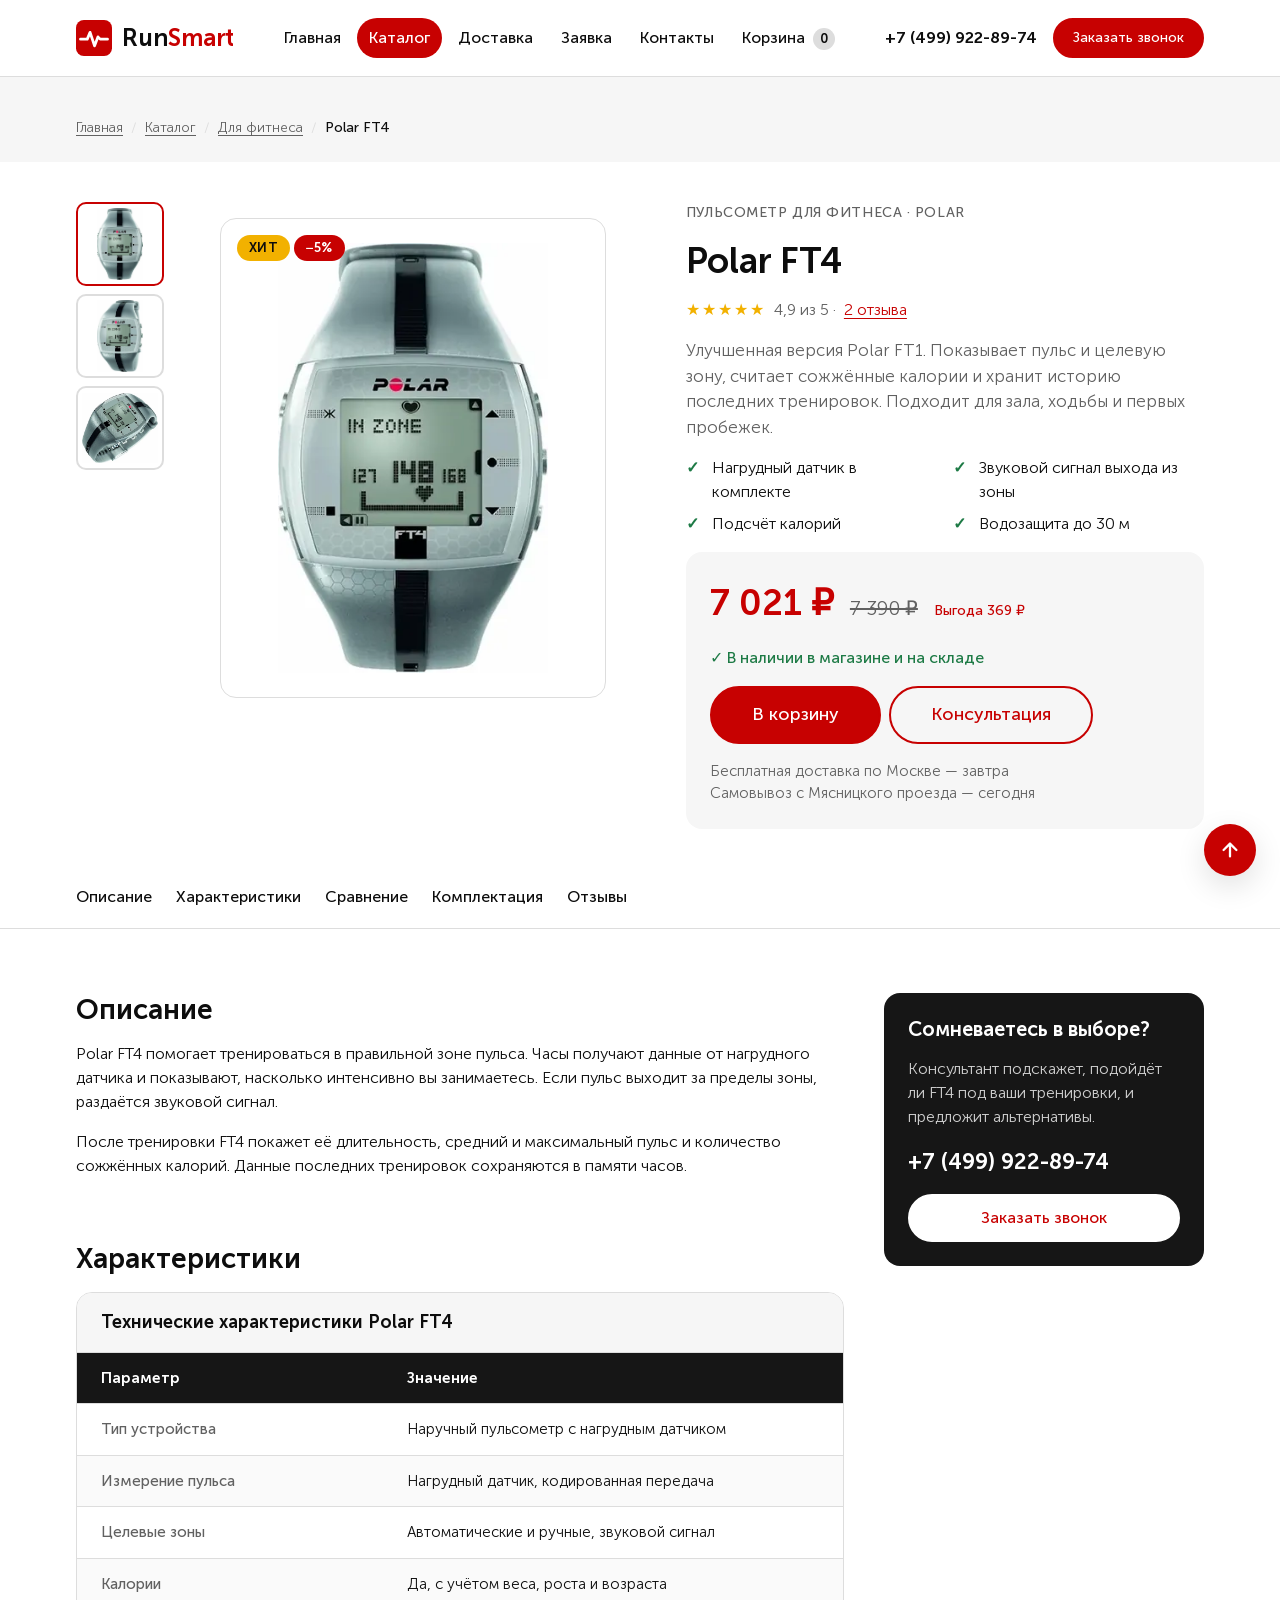
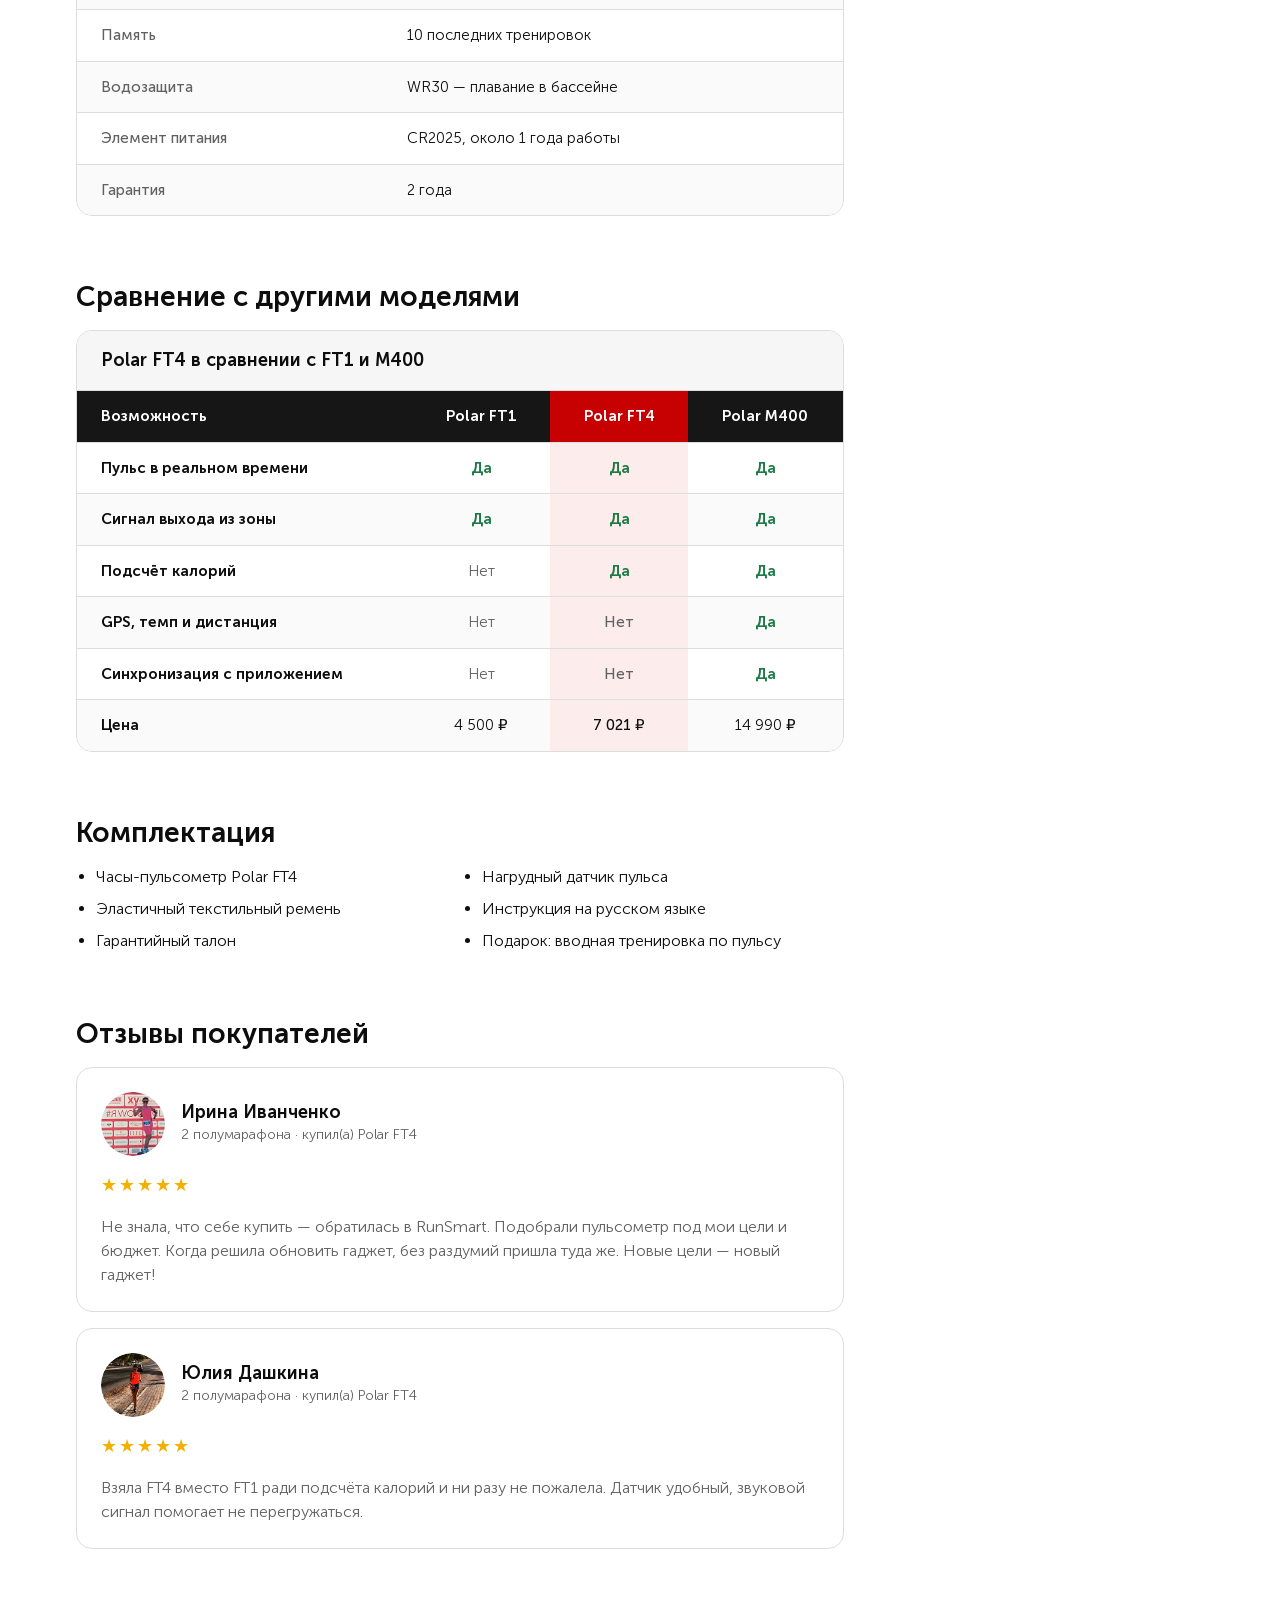
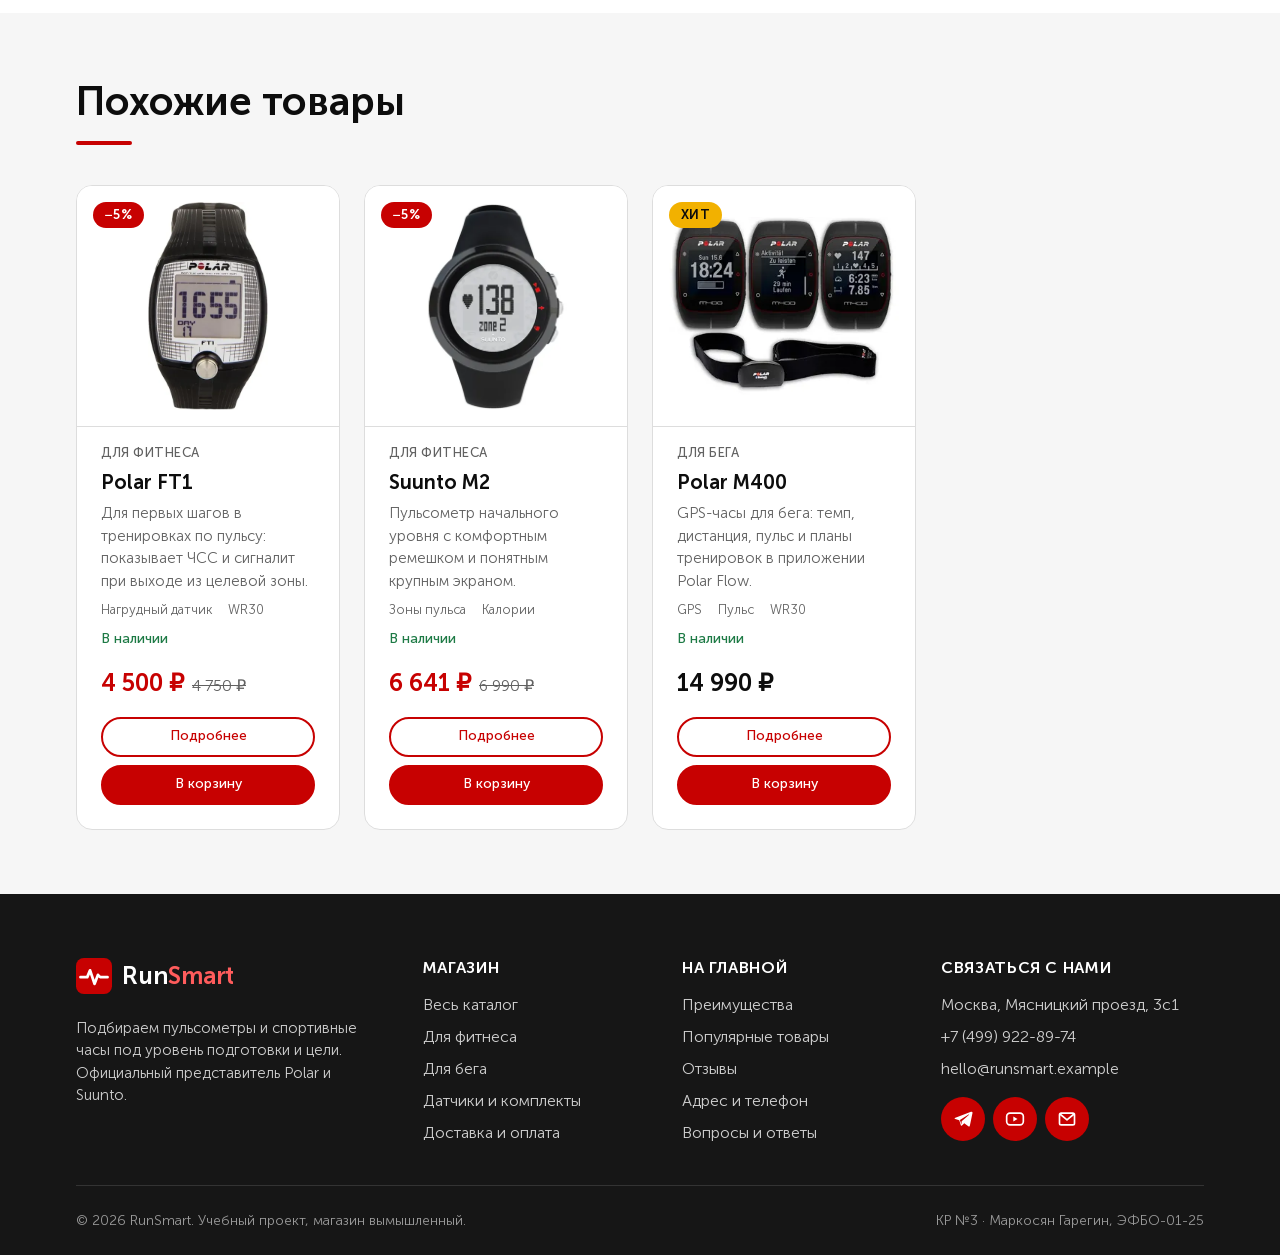
<file: product.html>
<!DOCTYPE html>
<html lang="ru">
<head>
  <meta charset="UTF-8">
  <meta name="viewport" content="width=device-width, initial-scale=1.0">
  <title>Пульсометр Polar FT4 — цена, характеристики, отзывы | RunSmart</title>
  <meta name="description" content="Polar FT4: пульс, целевые зоны и калории. Характеристики, сравнение с FT1 и M400, комплектация и отзывы. Цена 7 021 ₽.">
  <link rel="icon" href="images/favicon.svg" type="image/svg+xml">
  <link rel="stylesheet" href="css/style.css">
  <link rel="stylesheet" href="css/responsive.css">
</head>
<body id="top">
  <a class="skip-link" href="#main">Перейти к содержимому</a>

  <header class="site-header">
    <div class="container site-header__inner">
      <a class="logo site-header__logo" href="index.html">
        <img class="logo__mark" src="images/favicon.svg" alt="" width="36" height="36">
        <span>Run<span class="logo__accent">Smart</span></span>
      </a>

      <nav class="site-nav" aria-label="Основное меню">
        <ul class="site-nav__list">
          <li class="site-nav__item"><a class="site-nav__link" href="index.html">Главная</a></li>
          <li class="site-nav__item"><a class="site-nav__link site-nav__link--active" href="catalog.html">Каталог</a></li>
          <li class="site-nav__item"><a class="site-nav__link" href="delivery.html">Доставка</a></li>
          <li class="site-nav__item"><a class="site-nav__link" href="order.html">Заявка</a></li>
          <li class="site-nav__item"><a class="site-nav__link" href="contacts.html">Контакты</a></li>
          <li class="site-nav__item"><a class="site-nav__link" href="cart.html">Корзина <span class="cart-counter cart-counter--empty" data-cart-counter>0</span></a></li>
        </ul>
      </nav>

      <div class="site-header__actions">
        <a class="site-header__phone" href="tel:+74999228974">+7 (499) 922-89-74</a>
        <a class="button button--small" href="#callback-modal">Заказать звонок</a>
      </div>
    </div>
  </header>


  <main id="main">
    <div class="page-heading">
      <div class="container">
      <nav class="breadcrumbs" aria-label="Хлебные крошки">
        <ol class="breadcrumbs__list">
          <li class="breadcrumbs__item"><a class="breadcrumbs__link" href="index.html">Главная</a></li>
          <li class="breadcrumbs__item"><a class="breadcrumbs__link" href="catalog.html">Каталог</a></li>
          <li class="breadcrumbs__item"><a class="breadcrumbs__link" href="catalog.html?category=fitness">Для фитнеса</a></li>
          <li class="breadcrumbs__item"><span class="breadcrumbs__current" aria-current="page">Polar FT4</span></li>
        </ol>
      </nav>
      </div>
    </div>

    <section class="section section--compact" aria-labelledby="product-title">
      <div class="container product">
        <div class="product__gallery">
          <figure class="product__main">
            <div class="product__badges">
              <span class="badge badge--hit">Хит</span>
              <span class="badge badge--sale">−5%</span>
            </div>
            <img class="product__main-image" src="images/products/polar-ft4.webp" srcset="images/products/polar-ft4-320.webp 320w, images/products/polar-ft4.webp 403w" sizes="(min-width: 768px) 300px, 200px" alt="Пульсометр Polar FT4, вид спереди" width="403" height="640">
          </figure>
          <ul class="product__thumbs">
            <li><span class="product__thumb product__thumb--active"><img class="product__thumb-image" src="images/products/polar-ft4.webp" alt="Polar FT4 спереди" width="403" height="640"></span></li>
            <li><span class="product__thumb"><img class="product__thumb-image" src="images/products/polar-ft4-front.webp" alt="Polar FT4, экран в режиме тренировки" width="405" height="640" loading="lazy"></span></li>
            <li><span class="product__thumb"><img class="product__thumb-image" src="images/products/polar-ft4-side.webp" alt="Polar FT4 сбоку" width="522" height="487" loading="lazy"></span></li>
          </ul>
        </div>

        <div class="product__info">
          <p class="product__category">Пульсометр для фитнеса · Polar</p>
          <h1 class="product__title" id="product-title">Polar FT4</h1>
          <p class="product__rating"><span class="product__stars" aria-hidden="true">★★★★★</span> 4,9 из 5 · <a href="#reviews">2 отзыва</a></p>
          <p class="product__description">Улучшенная версия Polar FT1. Показывает пульс и целевую зону, считает сожжённые калории и хранит историю последних тренировок. Подходит для зала, ходьбы и первых пробежек.</p>
          <ul class="product__highlights">
            <li class="product__highlight">Нагрудный датчик в комплекте</li>
            <li class="product__highlight">Звуковой сигнал выхода из зоны</li>
            <li class="product__highlight">Подсчёт калорий</li>
            <li class="product__highlight">Водозащита до 30 м</li>
          </ul>

          <div class="product__buy">
            <div class="product__prices">
              <p class="product__price"><span class="visually-hidden">Цена: </span>7&nbsp;021&nbsp;₽</p>
              <s class="product__price-old"><span class="visually-hidden">Старая цена: </span>7&nbsp;390&nbsp;₽</s>
              <p class="product__saving">Выгода 369&nbsp;₽</p>
            </div>
            <p class="product__stock">✓ В наличии в магазине и на складе</p>
            <div class="product__actions">
              <button class="button button--large" type="button" data-add-to-cart data-id="1">В корзину</button>
              <a class="button button--outline button--large" href="#callback-modal">Консультация</a>
            </div>
            <ul class="product__delivery">
              <li>Бесплатная доставка по Москве — завтра</li>
              <li>Самовывоз с Мясницкого проезда — сегодня</li>
            </ul>
          </div>
        </div>
      </div>
    </section>

    <nav class="product-nav" aria-label="Разделы страницы товара">
      <div class="container">
        <ul class="product-nav__list">
          <li><a class="product-nav__link" href="#description">Описание</a></li>
          <li><a class="product-nav__link" href="#specs">Характеристики</a></li>
          <li><a class="product-nav__link" href="#compare">Сравнение</a></li>
          <li><a class="product-nav__link" href="#package">Комплектация</a></li>
          <li><a class="product-nav__link" href="#reviews">Отзывы</a></li>
        </ul>
      </div>
    </nav>

    <div class="section">
      <div class="container product-details">
        <div class="product-details__main">
          <section id="description" aria-labelledby="description-title">
            <h2 class="product-details__title" id="description-title">Описание</h2>
            <p class="product-details__text">Polar FT4 помогает тренироваться в правильной зоне пульса. Часы получают данные от нагрудного датчика и показывают, насколько интенсивно вы занимаетесь. Если пульс выходит за пределы зоны, раздаётся звуковой сигнал.</p>
            <p class="product-details__text">После тренировки FT4 покажет её длительность, средний и максимальный пульс и количество сожжённых калорий. Данные последних тренировок сохраняются в памяти часов.</p>
          </section>

          <section id="specs" aria-labelledby="specs-title">
            <h2 class="product-details__title" id="specs-title">Характеристики</h2>
            <div class="table-wrapper">
              <table class="data-table">
                <caption class="data-table__caption">Технические характеристики Polar FT4</caption>
                <thead class="data-table__head">
                  <tr class="data-table__row">
                    <th class="data-table__cell" scope="col">Параметр</th>
                    <th class="data-table__cell" scope="col">Значение</th>
                  </tr>
                </thead>
                <tbody class="data-table__body">
                  <tr class="data-table__row"><th class="data-table__cell data-table__cell--label" scope="row">Тип устройства</th><td class="data-table__cell">Наручный пульсометр с нагрудным датчиком</td></tr>
                  <tr class="data-table__row"><th class="data-table__cell data-table__cell--label" scope="row">Измерение пульса</th><td class="data-table__cell">Нагрудный датчик, кодированная передача</td></tr>
                  <tr class="data-table__row"><th class="data-table__cell data-table__cell--label" scope="row">Целевые зоны</th><td class="data-table__cell">Автоматические и ручные, звуковой сигнал</td></tr>
                  <tr class="data-table__row"><th class="data-table__cell data-table__cell--label" scope="row">Калории</th><td class="data-table__cell">Да, с учётом веса, роста и возраста</td></tr>
                  <tr class="data-table__row"><th class="data-table__cell data-table__cell--label" scope="row">Память</th><td class="data-table__cell">10 последних тренировок</td></tr>
                  <tr class="data-table__row"><th class="data-table__cell data-table__cell--label" scope="row">Водозащита</th><td class="data-table__cell">WR30 — плавание в бассейне</td></tr>
                  <tr class="data-table__row"><th class="data-table__cell data-table__cell--label" scope="row">Элемент питания</th><td class="data-table__cell">CR2025, около 1 года работы</td></tr>
                  <tr class="data-table__row"><th class="data-table__cell data-table__cell--label" scope="row">Гарантия</th><td class="data-table__cell">2 года</td></tr>
                </tbody>
              </table>
            </div>
          </section>

          <section id="compare" aria-labelledby="compare-title">
            <h2 class="product-details__title" id="compare-title">Сравнение с другими моделями</h2>
            <div class="table-wrapper">
              <table class="data-table data-table--compare">
                <caption class="data-table__caption">Polar FT4 в сравнении с FT1 и M400</caption>
                <thead class="data-table__head">
                  <tr class="data-table__row">
                    <th class="data-table__cell" scope="col">Возможность</th>
                    <th class="data-table__cell" scope="col">Polar FT1</th>
                    <th class="data-table__cell data-table__cell--accent" scope="col">Polar FT4</th>
                    <th class="data-table__cell" scope="col">Polar M400</th>
                  </tr>
                </thead>
                <tbody class="data-table__body">
                  <tr class="data-table__row"><th class="data-table__cell" scope="row">Пульс в реальном времени</th><td class="data-table__cell"><span class="data-table__yes">Да</span></td><td class="data-table__cell data-table__cell--accent"><span class="data-table__yes">Да</span></td><td class="data-table__cell"><span class="data-table__yes">Да</span></td></tr>
                  <tr class="data-table__row"><th class="data-table__cell" scope="row">Сигнал выхода из зоны</th><td class="data-table__cell"><span class="data-table__yes">Да</span></td><td class="data-table__cell data-table__cell--accent"><span class="data-table__yes">Да</span></td><td class="data-table__cell"><span class="data-table__yes">Да</span></td></tr>
                  <tr class="data-table__row"><th class="data-table__cell" scope="row">Подсчёт калорий</th><td class="data-table__cell"><span class="data-table__no">Нет</span></td><td class="data-table__cell data-table__cell--accent"><span class="data-table__yes">Да</span></td><td class="data-table__cell"><span class="data-table__yes">Да</span></td></tr>
                  <tr class="data-table__row"><th class="data-table__cell" scope="row">GPS, темп и дистанция</th><td class="data-table__cell"><span class="data-table__no">Нет</span></td><td class="data-table__cell data-table__cell--accent"><span class="data-table__no">Нет</span></td><td class="data-table__cell"><span class="data-table__yes">Да</span></td></tr>
                  <tr class="data-table__row"><th class="data-table__cell" scope="row">Синхронизация с приложением</th><td class="data-table__cell"><span class="data-table__no">Нет</span></td><td class="data-table__cell data-table__cell--accent"><span class="data-table__no">Нет</span></td><td class="data-table__cell"><span class="data-table__yes">Да</span></td></tr>
                  <tr class="data-table__row"><th class="data-table__cell" scope="row">Цена</th><td class="data-table__cell">4&nbsp;500&nbsp;₽</td><td class="data-table__cell data-table__cell--accent">7&nbsp;021&nbsp;₽</td><td class="data-table__cell">14&nbsp;990&nbsp;₽</td></tr>
                </tbody>
              </table>
            </div>
          </section>

          <section id="package" aria-labelledby="package-title">
            <h2 class="product-details__title" id="package-title">Комплектация</h2>
            <ul class="product-details__list">
              <li>Часы-пульсометр Polar FT4</li>
              <li>Нагрудный датчик пульса</li>
              <li>Эластичный текстильный ремень</li>
              <li>Инструкция на русском языке</li>
              <li>Гарантийный талон</li>
              <li>Подарок: вводная тренировка по пульсу</li>
            </ul>
          </section>

          <section id="reviews" aria-labelledby="product-reviews-title">
            <h2 class="product-details__title" id="product-reviews-title">Отзывы покупателей</h2>
            <div class="product-details__reviews">
            <article class="review-card review-card--compact">
          <header class="review-card__header">
            <img class="review-card__photo" src="images/reviews/irina.webp" alt="Фото: Ирина Иванченко" width="64" height="64" loading="lazy">
            <div>
              <h3 class="review-card__name">Ирина Иванченко</h3>
              <p class="review-card__meta">2 полумарафона · купил(а) Polar FT4</p>
            </div>
          </header>
          <p class="review-card__rating"><span aria-hidden="true">★★★★★</span><span class="visually-hidden">Оценка 5 из 5</span></p>
          <p class="review-card__text">Не знала, что себе купить — обратилась в RunSmart. Подобрали пульсометр под мои цели и бюджет. Когда решила обновить гаджет, без раздумий пришла туда же. Новые цели — новый гаджет!</p>
        </article>
            <article class="review-card review-card--compact">
          <header class="review-card__header">
            <img class="review-card__photo" src="images/reviews/julia.webp" alt="Фото: Юлия Дашкина" width="64" height="64" loading="lazy">
            <div>
              <h3 class="review-card__name">Юлия Дашкина</h3>
              <p class="review-card__meta">2 полумарафона · купил(а) Polar FT4</p>
            </div>
          </header>
          <p class="review-card__rating"><span aria-hidden="true">★★★★★</span><span class="visually-hidden">Оценка 5 из 5</span></p>
          <p class="review-card__text">Взяла FT4 вместо FT1 ради подсчёта калорий и ни разу не пожалела. Датчик удобный, звуковой сигнал помогает не перегружаться.</p>
        </article>
            </div>
          </section>
        </div>

        <aside class="help-card" aria-labelledby="help-title">
          <h2 class="help-card__title" id="help-title">Сомневаетесь в выборе?</h2>
          <p class="help-card__text">Консультант подскажет, подойдёт ли FT4 под ваши тренировки, и предложит альтернативы.</p>
          <a class="help-card__phone" href="tel:+74999228974">+7 (499) 922-89-74</a>
          <a class="button button--light" href="#callback-modal">Заказать звонок</a>
        </aside>
      </div>
    </div>

    <section class="section section--alt" aria-labelledby="similar-title">
      <div class="container">
        <header class="section__header section__header--left">
          <h2 class="section__title" id="similar-title">Похожие товары</h2>
        </header>
        <!-- карточки выводит js/catalog.js (renderSimilarProducts) -->
        <ul class="product-grid" id="similar-list" data-product-id="1"></ul>
      </div>
    </section>
  </main>

  <footer class="site-footer">
    <div class="container site-footer__inner">
      <section aria-labelledby="footer-about">
        <h2 class="visually-hidden" id="footer-about">О магазине</h2>
        <a class="logo logo--inverse" href="index.html">
          <img class="logo__mark" src="images/favicon.svg" alt="" width="36" height="36" loading="lazy">
          <span>Run<span class="logo__accent">Smart</span></span>
        </a>
        <p class="site-footer__about">Подбираем пульсометры и спортивные часы под уровень подготовки и цели. Официальный представитель Polar и Suunto.</p>
      </section>

      <nav aria-labelledby="footer-shop">
        <h2 class="site-footer__title" id="footer-shop">Магазин</h2>
        <ul class="site-footer__list">
          <li><a class="site-footer__link" href="catalog.html">Весь каталог</a></li>
          <li><a class="site-footer__link" href="catalog.html?category=fitness">Для фитнеса</a></li>
          <li><a class="site-footer__link" href="catalog.html?category=running">Для бега</a></li>
          <li><a class="site-footer__link" href="catalog.html?category=sensors">Датчики и комплекты</a></li>
          <li><a class="site-footer__link" href="delivery.html">Доставка и оплата</a></li>
        </ul>
      </nav>

      <nav aria-labelledby="footer-home">
        <h2 class="site-footer__title" id="footer-home">На главной</h2>
        <ul class="site-footer__list">
          <li><a class="site-footer__link" href="index.html#advantages">Преимущества</a></li>
          <li><a class="site-footer__link" href="index.html#popular">Популярные товары</a></li>
          <li><a class="site-footer__link" href="index.html#reviews">Отзывы</a></li>
          <li><a class="site-footer__link" href="index.html#contacts">Адрес и телефон</a></li>
          <li><a class="site-footer__link" href="contacts.html#faq">Вопросы и ответы</a></li>
        </ul>
      </nav>

      <section aria-labelledby="footer-contacts">
        <h2 class="site-footer__title" id="footer-contacts">Связаться с нами</h2>
        <address class="site-footer__contacts">
          <span>Москва, Мясницкий проезд, 3с1</span>
          <a class="site-footer__link" href="tel:+74999228974">+7 (499) 922-89-74</a>
          <a class="site-footer__link" href="mailto:hello@runsmart.example">hello@runsmart.example</a>
        </address>
        <ul class="socials">
          <li><a class="socials__link" href="https://t.me/" target="_blank" rel="noopener noreferrer" aria-label="Telegram"><img class="socials__icon" src="images/icons/social-telegram.svg" alt="" width="20" height="20"></a></li>
          <li><a class="socials__link" href="https://www.youtube.com/" target="_blank" rel="noopener noreferrer" aria-label="YouTube"><img class="socials__icon" src="images/icons/social-youtube.svg" alt="" width="20" height="20"></a></li>
          <li><a class="socials__link" href="mailto:hello@runsmart.example" aria-label="Написать на почту"><img class="socials__icon" src="images/icons/social-mail.svg" alt="" width="20" height="20"></a></li>
        </ul>
      </section>
    </div>

    <div class="container">
      <div class="site-footer__bottom">
        <p>© 2026 RunSmart. Учебный проект, магазин вымышленный.</p>
        <p>КР №3 · Маркосян Гарегин, ЭФБО-01-25</p>
      </div>
    </div>
  </footer>

  <a class="page-up" href="#top" aria-label="Наверх страницы">
    <img class="page-up__icon" src="images/icons/arrow-up.svg" alt="" width="22" height="22">
  </a>

  <!-- CSS-модалка: открывается ссылкой на #callback-modal (псевдокласс :target),
       закрывается ссылкой на несуществующий якорь #close — без JavaScript -->
  <div class="modal" id="callback-modal" role="dialog" aria-modal="true" aria-labelledby="callback-title">
    <a class="modal__overlay" href="#close" tabindex="-1" aria-hidden="true" data-modal-close></a>
    <div class="modal__window">
      <a class="modal__close" href="#close" aria-label="Закрыть окно" data-modal-close>&times;</a>
      <h2 class="modal__title" id="callback-title">Заказать звонок</h2>
      <p class="modal__text">Оставьте номер — перезвоним в течение 10 минут и поможем подобрать пульсометр.</p>
      <form class="form form--compact" action="thanks.html" method="get">
        <div class="form__grid">
          <div class="form__field">
            <label class="form__label" for="callback-name">Имя <abbr class="form__required" title="обязательное поле">*</abbr></label>
            <input class="form__input" id="callback-name" name="name" type="text" autocomplete="name" minlength="2" required placeholder="Как к вам обращаться">
          </div>
          <div class="form__field">
            <label class="form__label" for="callback-phone">Телефон <abbr class="form__required" title="обязательное поле">*</abbr></label>
            <input class="form__input" id="callback-phone" name="phone" type="tel" autocomplete="tel" pattern="[0-9 +\(\)\-]{10,18}" required placeholder="+7 (999) 123-45-67" aria-describedby="callback-phone-error">
            <p class="form__error" id="callback-phone-error">Введите номер из 10–18 цифр</p>
          </div>
        </div>
        <label class="form__checkbox-label">
          <input class="form__checkbox" name="agree" type="checkbox" required>
          Согласен на обработку персональных данных
        </label>
        <button class="button button--block" type="submit">Жду звонка</button>
      </form>
    </div>
  </div>
  <script src="js/data.js"></script>
  <script src="js/catalog.js"></script>
  <script src="js/cart.js"></script>
  <script src="js/modal.js"></script>
  <script src="js/validation.js"></script>
  <script src="js/main.js"></script>
</body>
</html>
</file>
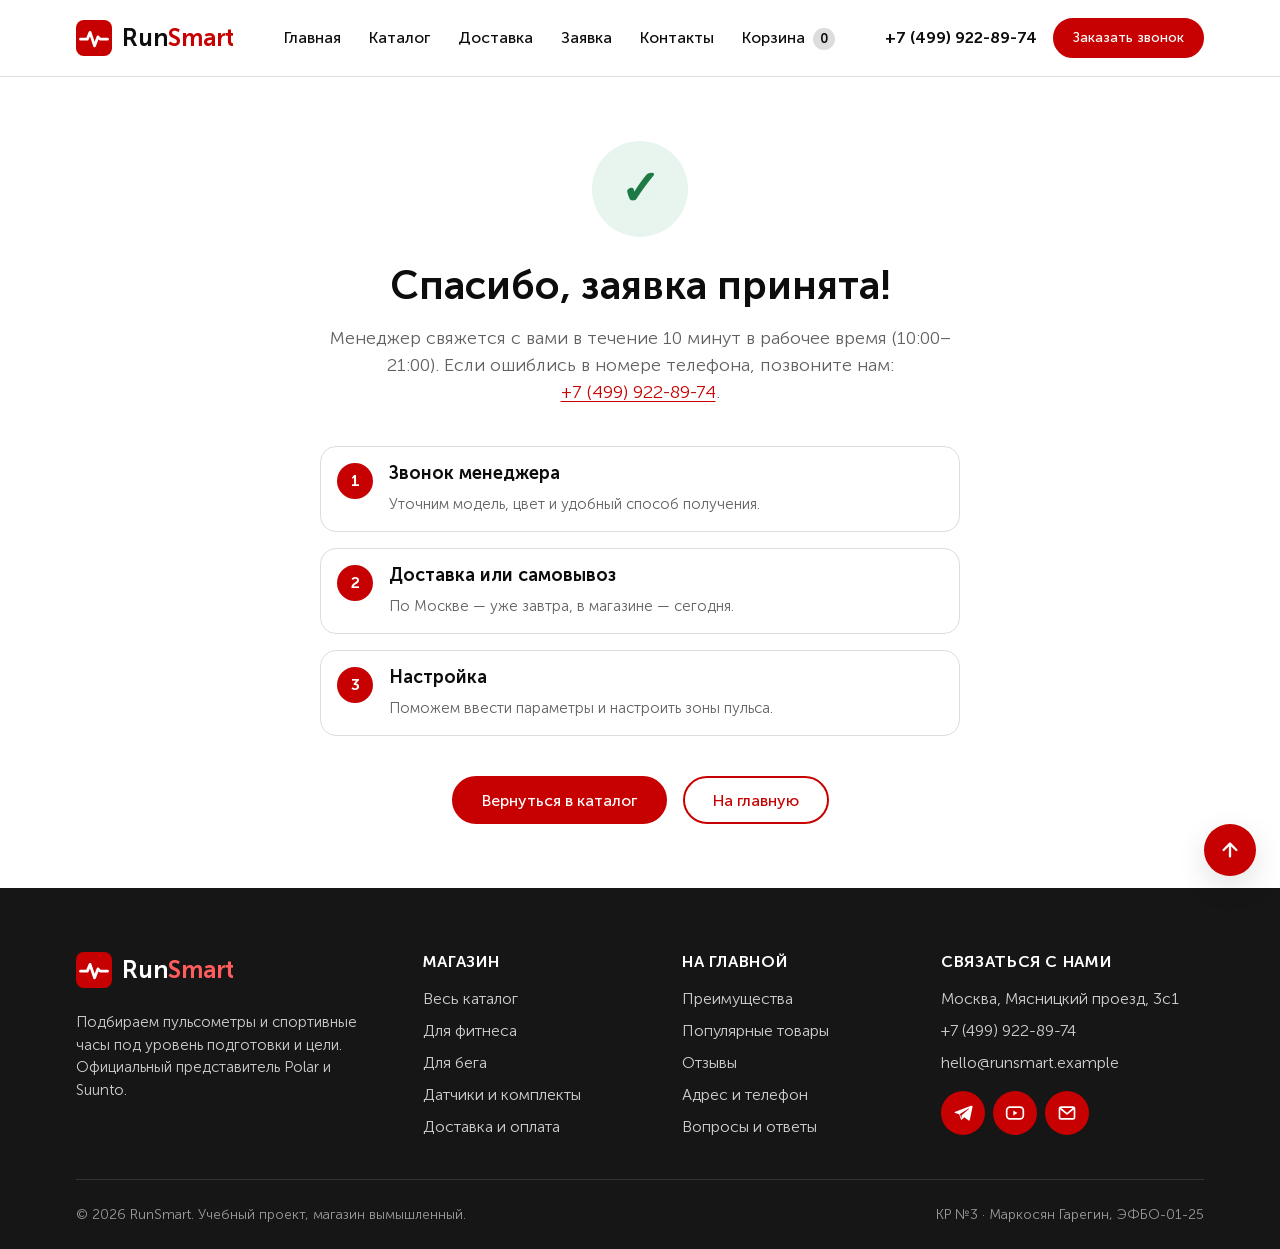
<file: thanks.html>
<!DOCTYPE html>
<html lang="ru">
<head>
  <meta charset="UTF-8">
  <meta name="viewport" content="width=device-width, initial-scale=1.0">
  <title>Заявка отправлена — RunSmart</title>
  <meta name="description" content="Спасибо за заявку в RunSmart! Менеджер перезвонит в течение 10 минут.">
  <meta name="robots" content="noindex">
  <link rel="icon" href="images/favicon.svg" type="image/svg+xml">
  <link rel="stylesheet" href="css/style.css">
  <link rel="stylesheet" href="css/responsive.css">
</head>
<body id="top">
  <a class="skip-link" href="#main">Перейти к содержимому</a>

  <header class="site-header">
    <div class="container site-header__inner">
      <a class="logo site-header__logo" href="index.html">
        <img class="logo__mark" src="images/favicon.svg" alt="" width="36" height="36">
        <span>Run<span class="logo__accent">Smart</span></span>
      </a>

      <nav class="site-nav" aria-label="Основное меню">
        <ul class="site-nav__list">
          <li class="site-nav__item"><a class="site-nav__link" href="index.html">Главная</a></li>
          <li class="site-nav__item"><a class="site-nav__link" href="catalog.html">Каталог</a></li>
          <li class="site-nav__item"><a class="site-nav__link" href="delivery.html">Доставка</a></li>
          <li class="site-nav__item"><a class="site-nav__link" href="order.html">Заявка</a></li>
          <li class="site-nav__item"><a class="site-nav__link" href="contacts.html">Контакты</a></li>
          <li class="site-nav__item"><a class="site-nav__link" href="cart.html">Корзина <span class="cart-counter cart-counter--empty" data-cart-counter>0</span></a></li>
        </ul>
      </nav>

      <div class="site-header__actions">
        <a class="site-header__phone" href="tel:+74999228974">+7 (499) 922-89-74</a>
        <a class="button button--small" href="#callback-modal">Заказать звонок</a>
      </div>
    </div>
  </header>


  <main id="main">
    <section class="section" aria-labelledby="thanks-title">
      <div class="container">
        <div class="status">
          <p class="status__icon" aria-hidden="true">✓</p>
          <h1 class="status__title" id="thanks-title">Спасибо, заявка принята!</h1>
          <p class="status__text">Менеджер свяжется с вами в течение 10 минут в рабочее время (10:00–21:00). Если ошиблись в номере телефона, позвоните нам: <a href="tel:+74999228974">+7 (499) 922-89-74</a>.</p>
          <ol class="steps steps--vertical status__steps">
            <li class="steps__item"><h2 class="steps__title">Звонок менеджера</h2><p class="steps__text">Уточним модель, цвет и удобный способ получения.</p></li>
            <li class="steps__item"><h2 class="steps__title">Доставка или самовывоз</h2><p class="steps__text">По Москве — уже завтра, в магазине — сегодня.</p></li>
            <li class="steps__item"><h2 class="steps__title">Настройка</h2><p class="steps__text">Поможем ввести параметры и настроить зоны пульса.</p></li>
          </ol>
          <div class="status__actions">
            <a class="button" href="catalog.html">Вернуться в каталог</a>
            <a class="button button--outline" href="index.html">На главную</a>
          </div>
        </div>
      </div>
    </section>
  </main>

  <footer class="site-footer">
    <div class="container site-footer__inner">
      <section aria-labelledby="footer-about">
        <h2 class="visually-hidden" id="footer-about">О магазине</h2>
        <a class="logo logo--inverse" href="index.html">
          <img class="logo__mark" src="images/favicon.svg" alt="" width="36" height="36" loading="lazy">
          <span>Run<span class="logo__accent">Smart</span></span>
        </a>
        <p class="site-footer__about">Подбираем пульсометры и спортивные часы под уровень подготовки и цели. Официальный представитель Polar и Suunto.</p>
      </section>

      <nav aria-labelledby="footer-shop">
        <h2 class="site-footer__title" id="footer-shop">Магазин</h2>
        <ul class="site-footer__list">
          <li><a class="site-footer__link" href="catalog.html">Весь каталог</a></li>
          <li><a class="site-footer__link" href="catalog.html?category=fitness">Для фитнеса</a></li>
          <li><a class="site-footer__link" href="catalog.html?category=running">Для бега</a></li>
          <li><a class="site-footer__link" href="catalog.html?category=sensors">Датчики и комплекты</a></li>
          <li><a class="site-footer__link" href="delivery.html">Доставка и оплата</a></li>
        </ul>
      </nav>

      <nav aria-labelledby="footer-home">
        <h2 class="site-footer__title" id="footer-home">На главной</h2>
        <ul class="site-footer__list">
          <li><a class="site-footer__link" href="index.html#advantages">Преимущества</a></li>
          <li><a class="site-footer__link" href="index.html#popular">Популярные товары</a></li>
          <li><a class="site-footer__link" href="index.html#reviews">Отзывы</a></li>
          <li><a class="site-footer__link" href="index.html#contacts">Адрес и телефон</a></li>
          <li><a class="site-footer__link" href="contacts.html#faq">Вопросы и ответы</a></li>
        </ul>
      </nav>

      <section aria-labelledby="footer-contacts">
        <h2 class="site-footer__title" id="footer-contacts">Связаться с нами</h2>
        <address class="site-footer__contacts">
          <span>Москва, Мясницкий проезд, 3с1</span>
          <a class="site-footer__link" href="tel:+74999228974">+7 (499) 922-89-74</a>
          <a class="site-footer__link" href="mailto:hello@runsmart.example">hello@runsmart.example</a>
        </address>
        <ul class="socials">
          <li><a class="socials__link" href="https://t.me/" target="_blank" rel="noopener noreferrer" aria-label="Telegram"><img class="socials__icon" src="images/icons/social-telegram.svg" alt="" width="20" height="20"></a></li>
          <li><a class="socials__link" href="https://www.youtube.com/" target="_blank" rel="noopener noreferrer" aria-label="YouTube"><img class="socials__icon" src="images/icons/social-youtube.svg" alt="" width="20" height="20"></a></li>
          <li><a class="socials__link" href="mailto:hello@runsmart.example" aria-label="Написать на почту"><img class="socials__icon" src="images/icons/social-mail.svg" alt="" width="20" height="20"></a></li>
        </ul>
      </section>
    </div>

    <div class="container">
      <div class="site-footer__bottom">
        <p>© 2026 RunSmart. Учебный проект, магазин вымышленный.</p>
        <p>КР №3 · Маркосян Гарегин, ЭФБО-01-25</p>
      </div>
    </div>
  </footer>

  <a class="page-up" href="#top" aria-label="Наверх страницы">
    <img class="page-up__icon" src="images/icons/arrow-up.svg" alt="" width="22" height="22">
  </a>

  <!-- CSS-модалка: открывается ссылкой на #callback-modal (псевдокласс :target),
       закрывается ссылкой на несуществующий якорь #close — без JavaScript -->
  <div class="modal" id="callback-modal" role="dialog" aria-modal="true" aria-labelledby="callback-title">
    <a class="modal__overlay" href="#close" tabindex="-1" aria-hidden="true" data-modal-close></a>
    <div class="modal__window">
      <a class="modal__close" href="#close" aria-label="Закрыть окно" data-modal-close>&times;</a>
      <h2 class="modal__title" id="callback-title">Заказать звонок</h2>
      <p class="modal__text">Оставьте номер — перезвоним в течение 10 минут и поможем подобрать пульсометр.</p>
      <form class="form form--compact" action="thanks.html" method="get">
        <div class="form__grid">
          <div class="form__field">
            <label class="form__label" for="callback-name">Имя <abbr class="form__required" title="обязательное поле">*</abbr></label>
            <input class="form__input" id="callback-name" name="name" type="text" autocomplete="name" minlength="2" required placeholder="Как к вам обращаться">
          </div>
          <div class="form__field">
            <label class="form__label" for="callback-phone">Телефон <abbr class="form__required" title="обязательное поле">*</abbr></label>
            <input class="form__input" id="callback-phone" name="phone" type="tel" autocomplete="tel" pattern="[0-9 +\(\)\-]{10,18}" required placeholder="+7 (999) 123-45-67" aria-describedby="callback-phone-error">
            <p class="form__error" id="callback-phone-error">Введите номер из 10–18 цифр</p>
          </div>
        </div>
        <label class="form__checkbox-label">
          <input class="form__checkbox" name="agree" type="checkbox" required>
          Согласен на обработку персональных данных
        </label>
        <button class="button button--block" type="submit">Жду звонка</button>
      </form>
    </div>
  </div>
  <script src="js/data.js"></script>
  <script src="js/catalog.js"></script>
  <script src="js/cart.js"></script>
  <script src="js/modal.js"></script>
  <script src="js/validation.js"></script>
  <script src="js/main.js"></script>
</body>
</html>
</file>
<file: css/style.css>
/* ==========================================================================
   RunSmart — магазин пульсометров
   Контрольная работа №1. HTML и CSS: разработка многостраничного сайта
   Структура файла:
   1. Шрифты
   2. Переменные (:root)
   3. Базовые стили
   4. Общие блоки: container, button, badge, section, breadcrumbs
   5. Шапка и навигация
   6. Главная: hero, advantages, steps, reviews, cta, contacts-strip
   7. Карточки товаров и сетка
   8. Каталог: layout, фильтры, категории, toolbar
   9. Страница товара
   10. Таблицы
   11. Формы
   12. Заявка, контакты, доставка, спасибо
   13. FAQ
   14. Модальное окно
   15. Подвал, кнопка «Наверх», skip-link
   16. Уменьшение анимаций (адаптив — в responsive.css)
   17. Интерактивные блоки КР №4: корзина, счётчик, пустые состояния
   ========================================================================== */

/* 1. Шрифты
   ========================================================================== */
@font-face {
  font-family: "Museo Sans Cyrl";
  src: url("../fonts/MuseoSansCyrl-300.woff") format("woff");
  font-weight: 300;
  font-style: normal;
  font-display: swap;
}

@font-face {
  font-family: "Museo Sans Cyrl";
  src: url("../fonts/MuseoSansCyrl-500.woff") format("woff");
  font-weight: 500;
  font-style: normal;
  font-display: swap;
}

@font-face {
  font-family: "Museo Sans Cyrl";
  src: url("../fonts/MuseoSansCyrl-700.woff") format("woff");
  font-weight: 700;
  font-style: normal;
  font-display: swap;
}

/* 2. Переменные
   ========================================================================== */
:root {
  /* Цвета */
  --color-bg: #ffffff;
  --color-bg-alt: #f6f6f6;
  --color-bg-dark: #161616;
  --color-text: #0d0d0d;
  --color-text-muted: #616161;
  --color-text-inverse: #ffffff;
  --color-primary: #c70101;
  --color-primary-dark: #950000;
  --color-primary-soft: #fdecec;
  --color-border: #dddddd;
  --color-focus: #1a5fd0;
  --color-danger: #b00020;
  --color-success: #1d7a45;
  --color-success-soft: #e8f5ee;
  --color-warning: #f2b100;
  --color-overlay: rgba(10, 10, 10, 0.6);

  /* Отступы */
  --space-xs: 4px;
  --space-sm: 8px;
  --space-md: 16px;
  --space-lg: 24px;
  --space-xl: 40px;
  --space-2xl: 48px;

  /* Скругления */
  --radius-sm: 6px;
  --radius-md: 10px;
  --radius-lg: 16px;
  --radius-pill: 999px;

  /* Типографика */
  --font-main: "Museo Sans Cyrl", "Segoe UI", Arial, sans-serif;
  --fs-sm: 14px;
  --fs-base: 16px;
  --fs-lg: 20px;
  --fs-xl: 28px;
  --fs-2xl: 30px;

  /* Прочее */
  --container-width: 1160px;
  --header-height: 76px;
  --shadow-sm: 0 2px 8px rgba(0, 0, 0, 0.06);
  --shadow-md: 0 10px 30px rgba(0, 0, 0, 0.12);
  --transition: 0.2s ease;

  /* Слои (z-index) */
  --z-badge: 2;
  --z-sticky: 50;
  --z-header: 100;
  --z-page-up: 90;
  --z-modal: 500;
  --z-skip-link: 1000;
}

/* 3. Базовые стили
   ========================================================================== */
*,
*::before,
*::after {
  box-sizing: border-box;
}

html {
  scroll-behavior: smooth;
  scroll-padding-top: var(--space-md);
}

body {
  margin: 0;
  font-family: var(--font-main);
  font-size: var(--fs-base);
  font-weight: 300;
  line-height: 1.5;
  color: var(--color-text);
  background-color: var(--color-bg);
  /* длинные слова и адреса не растягивают страницу */
  overflow-wrap: break-word;
}

h1,
h2,
h3,
h4 {
  margin: 0;
  font-weight: 700;
  line-height: 1.2;
}

p {
  margin: 0;
}

img {
  display: block;
}

/* изображения и видео не выходят за пределы контейнера */
img,
video {
  max-width: 100%;
  height: auto;
}

a {
  color: var(--color-primary);
  text-decoration-thickness: 1px;
  text-underline-offset: 3px;
  transition: color var(--transition);
}

a:hover {
  color: var(--color-primary-dark);
}

/* Номер телефона не переносится на две строки */
a[href^="tel:"] {
  white-space: nowrap;
}

/* Единый видимый фокус для клавиатуры */
:focus-visible {
  outline: 3px solid var(--color-focus);
  outline-offset: 3px;
}

button,
input,
select,
textarea {
  font: inherit;
  color: inherit;
}

strong,
b {
  font-weight: 700;
}

address {
  font-style: normal;
}

.visually-hidden {
  position: absolute;
  width: 1px;
  height: 1px;
  margin: -1px;
  padding: 0;
  overflow: hidden;
  clip: rect(0 0 0 0);
  white-space: nowrap;
  border: 0;
}

/* 4. Общие блоки
   ========================================================================== */
.container {
  width: 100%;
  max-width: var(--container-width);
  margin: 0 auto;
  padding: 0 var(--space-md);
}

/* --- Логотип --- */
.logo {
  display: inline-flex;
  align-items: center;
  gap: 10px;
  border-radius: var(--radius-sm);
  color: var(--color-text);
  font-size: 24px;
  font-weight: 700;
  letter-spacing: -0.01em;
  text-decoration: none;
}

.logo:hover {
  color: var(--color-text);
}

.logo__mark {
  width: 36px;
  height: 36px;
  transition: transform var(--transition);
}

.logo:hover .logo__mark {
  transform: rotate(-8deg);
}

.logo__accent {
  color: var(--color-primary);
}

.logo--inverse,
.logo--inverse:hover {
  color: var(--color-text-inverse);
}

.logo--inverse .logo__accent {
  color: #ff5c5c;
}

/* --- Кнопка --- */
.button {
  display: inline-flex;
  align-items: center;
  justify-content: center;
  gap: var(--space-sm);
  min-height: 48px;
  padding: 12px 28px;
  border: 2px solid var(--color-primary);
  border-radius: var(--radius-pill);
  background-color: var(--color-primary);
  color: var(--color-text-inverse);
  font-weight: 500;
  font-size: var(--fs-base);
  line-height: 1.2;
  text-align: center;
  text-decoration: none;
  cursor: pointer;
  transition:
    background-color var(--transition),
    border-color var(--transition),
    color var(--transition),
    transform var(--transition);
}

.button:hover {
  background-color: var(--color-primary-dark);
  border-color: var(--color-primary-dark);
  color: var(--color-text-inverse);
}

.button:active {
  transform: translateY(1px);
}

.button:focus-visible {
  outline: 3px solid var(--color-focus);
  outline-offset: 3px;
}

.button--outline {
  background-color: transparent;
  color: var(--color-primary);
}

.button--outline:hover {
  background-color: var(--color-primary);
  border-color: var(--color-primary);
}

.button--light {
  background-color: var(--color-bg);
  border-color: var(--color-bg);
  color: var(--color-primary);
}

.button--light:hover {
  background-color: var(--color-primary-soft);
  border-color: var(--color-primary-soft);
  color: var(--color-primary-dark);
}

.button--small {
  min-height: 40px;
  padding: 8px 18px;
  font-size: var(--fs-sm);
}

.button--large {
  min-height: 56px;
  padding: 16px 40px;
  font-size: 18px;
}

.button--block {
  width: 100%;
}

button:disabled,
.button--disabled {
  opacity: 0.6;
  cursor: not-allowed;
  pointer-events: none;
}

/* --- Бейдж («Новинка», «Скидка», «Хит») --- */
.badge {
  display: inline-block;
  padding: 4px 12px;
  border-radius: var(--radius-pill);
  font-size: 13px;
  font-weight: 700;
  line-height: 1.4;
  letter-spacing: 0.02em;
  text-transform: uppercase;
  color: var(--color-text-inverse);
  background-color: var(--color-text);
}

.badge--sale {
  background-color: var(--color-primary);
}

.badge--new {
  background-color: var(--color-success);
}

.badge--hit {
  background-color: var(--color-warning);
  color: var(--color-text);
}

.badge--muted {
  background-color: var(--color-text-muted);
}

/* --- Секция страницы --- */
.section {
  padding: var(--space-2xl) 0;
}

.section--alt {
  background-color: var(--color-bg-alt);
}

.section--compact {
  padding: var(--space-xl) 0;
}

.section__header {
  max-width: 720px;
  margin: 0 auto var(--space-xl);
  text-align: center;
}

.section__header--left {
  margin-left: 0;
  text-align: left;
}

.section__title {
  font-size: var(--fs-2xl);
}

.section__title::after {
  content: "";
  display: block;
  width: 56px;
  height: 4px;
  margin: var(--space-md) auto 0;
  border-radius: var(--radius-pill);
  background-color: var(--color-primary);
}

.section__header--left .section__title::after {
  margin-left: 0;
}

.section__lead {
  margin-top: var(--space-md);
  font-size: 18px;
  color: var(--color-text-muted);
}

.section__footer {
  display: flex;
  justify-content: center;
  margin-top: var(--space-xl);
}

/* --- Заголовок внутренней страницы --- */
.page-heading {
  padding: var(--space-xl) 0 var(--space-lg);
  background-color: var(--color-bg-alt);
}

.page-heading__title {
  margin-top: var(--space-md);
  font-size: var(--fs-2xl);
}

.page-heading__lead {
  max-width: 720px;
  margin-top: var(--space-sm);
  font-size: 18px;
  color: var(--color-text-muted);
}

/* --- Хлебные крошки --- */
.breadcrumbs__list {
  display: flex;
  flex-wrap: wrap;
  gap: var(--space-xs) var(--space-sm);
  margin: 0;
  padding: 0;
  list-style: none;
  font-size: var(--fs-sm);
}

.breadcrumbs__item {
  display: flex;
  align-items: center;
  gap: var(--space-sm);
  color: var(--color-text-muted);
}

.breadcrumbs__item:not(:last-child)::after {
  content: "/";
  color: var(--color-border);
}

.breadcrumbs__link {
  color: var(--color-text-muted);
}

.breadcrumbs__link:hover {
  color: var(--color-primary);
}

.breadcrumbs__current {
  color: var(--color-text);
  font-weight: 500;
}

/* 5. Шапка и навигация
   ========================================================================== */
.site-header {
  position: relative;
  z-index: var(--z-header);
  background-color: rgba(255, 255, 255, 0.96);
  border-bottom: 1px solid var(--color-border);
  backdrop-filter: blur(6px);
}

.site-header__inner {
  display: flex;
  align-items: center;
  justify-content: space-between;
  flex-wrap: wrap;
  gap: var(--space-sm) var(--space-md);
  min-height: var(--header-height);
  padding-top: var(--space-sm);
  padding-bottom: var(--space-sm);
}

.site-header__logo {
  flex-shrink: 0;
}

.site-header__actions {
  display: flex;
  align-items: center;
  gap: var(--space-md);
}

.site-header__phone {
  font-weight: 700;
  color: var(--color-text);
  text-decoration: none;
  white-space: nowrap;
  display: none;
}

.site-header__phone:hover {
  color: var(--color-primary);
}

/* на телефоне меню занимает отдельную строку под логотипом */
.site-nav {
  order: 3;
  width: 100%;
}

.site-nav__list {
  display: flex;
  flex-wrap: wrap;
  gap: var(--space-xs);
  margin: 0;
  padding: 0;
  list-style: none;
}

.site-nav__link {
  display: block;
  padding: 6px 10px;
  font-size: 15px;
  white-space: nowrap;
  border-radius: var(--radius-pill);
  color: var(--color-text);
  font-weight: 500;
  text-decoration: none;
  transition:
    background-color var(--transition),
    color var(--transition);
}

.site-nav__link:hover {
  background-color: var(--color-primary-soft);
  color: var(--color-primary);
}

.site-nav__link--active {
  background-color: var(--color-primary);
  color: var(--color-text-inverse);
}

.site-nav__link--active:hover {
  background-color: var(--color-primary-dark);
  color: var(--color-text-inverse);
}

/* 6. Главная страница
   ========================================================================== */

/* --- Hero --- */
.hero {
  position: relative;
  padding: 48px 0 56px;
  color: var(--color-text-inverse);
  background: url("../images/backgrounds/hero.webp") center / cover no-repeat;
  isolation: isolate;
}

/* Затемняющий слой поверх фото: absolute + z-index */
.hero::before {
  content: "";
  position: absolute;
  inset: 0;
  z-index: -1;
  background: linear-gradient(90deg, rgba(0, 0, 0, 0.78) 0%, rgba(0, 0, 0, 0.35) 100%);
}

.hero__content {
  max-width: 640px;
}

.hero__label {
  display: inline-block;
  margin-bottom: var(--space-md);
  padding: 6px 14px;
  border-radius: var(--radius-pill);
  background-color: var(--color-primary);
  font-size: var(--fs-sm);
  font-weight: 500;
}

.hero__title {
  font-size: 34px;
  text-transform: uppercase;
}

.hero__subtitle {
  margin-top: var(--space-md);
  font-size: 20px;
  font-weight: 300;
}

.hero__features {
  display: flex;
  flex-direction: column;
  gap: var(--space-lg);
  margin: var(--space-xl) 0 0;
  padding: 0;
  list-style: none;
}

.hero__feature {
  display: flex;
  align-items: center;
  gap: var(--space-sm);
  font-weight: 500;
  line-height: 1.3;
}

.hero__feature-icon {
  flex-shrink: 0;
  width: 44px;
  height: 44px;
}

.hero__actions {
  display: flex;
  flex-wrap: wrap;
  align-items: center;
  gap: var(--space-md);
  margin-top: var(--space-xl);
}

.hero__link {
  color: var(--color-text-inverse);
  font-weight: 500;
}

.hero__link:hover {
  color: var(--color-text-inverse);
  text-decoration-thickness: 2px;
}

/* --- Преимущества --- */
.advantages__list {
  display: grid;
  grid-template-columns: 1fr;
  gap: var(--space-lg);
  margin: 0;
  padding: 0;
  list-style: none;
}

.advantages__item {
  padding: var(--space-xl) var(--space-lg);
  border: 1px solid var(--color-border);
  border-radius: var(--radius-lg);
  text-align: center;
  background-color: var(--color-bg);
  transition:
    box-shadow var(--transition),
    border-color var(--transition);
}

.advantages__item:hover {
  border-color: transparent;
  box-shadow: var(--shadow-md);
}

.advantages__icon {
  width: 72px;
  height: 72px;
  margin: 0 auto var(--space-md);
  /* убирает светлый фон у растровых иконок */
  mix-blend-mode: multiply;
}

.advantages__title {
  font-size: var(--fs-lg);
}

.advantages__text {
  margin-top: var(--space-sm);
  color: var(--color-text-muted);
}

/* --- Шаги (как проходит подбор / заказ) --- */
.steps {
  display: grid;
  grid-template-columns: 1fr;
  gap: var(--space-lg);
  margin: 0;
  padding: 0;
  list-style: none;
  counter-reset: step;
}

.steps__item {
  position: relative;
  padding: var(--space-lg);
  padding-top: 72px;
  border-radius: var(--radius-lg);
  background-color: var(--color-bg);
  box-shadow: var(--shadow-sm);
  counter-increment: step;
}

.steps__item::before {
  content: counter(step);
  position: absolute;
  top: var(--space-lg);
  left: var(--space-lg);
  display: grid;
  place-items: center;
  width: 36px;
  height: 36px;
  border-radius: 50%;
  background-color: var(--color-primary);
  color: var(--color-text-inverse);
  font-weight: 700;
}

.steps__title {
  font-size: 18px;
}

.steps__text {
  margin-top: var(--space-sm);
  color: var(--color-text-muted);
  font-size: 15px;
}

.steps--vertical {
  grid-template-columns: 1fr;
  gap: var(--space-md);
}

.steps--vertical .steps__item {
  padding: var(--space-md) var(--space-md) var(--space-md) 68px;
  box-shadow: none;
  border: 1px solid var(--color-border);
}

.steps--vertical .steps__item::before {
  top: var(--space-md);
  left: var(--space-md);
}

/* --- Отзывы --- */
.reviews__list {
  display: grid;
  grid-template-columns: 1fr;
  gap: var(--space-lg);
}

.review-card {
  display: flex;
  flex-direction: column;
  gap: var(--space-md);
  padding: var(--space-lg);
  border-radius: var(--radius-lg);
  background-color: var(--color-bg);
  box-shadow: var(--shadow-sm);
}

.review-card__header {
  display: flex;
  align-items: center;
  gap: var(--space-md);
}

.review-card__photo {
  width: 64px;
  height: 64px;
  border-radius: 50%;
  object-fit: cover;
}

.review-card__name {
  font-size: 18px;
}

.review-card__meta {
  font-size: var(--fs-sm);
  color: var(--color-text-muted);
}

.review-card__rating {
  color: var(--color-warning);
  font-size: 18px;
  letter-spacing: 2px;
}

.review-card__text {
  color: var(--color-text-muted);
}

.review-card--compact {
  box-shadow: none;
  border: 1px solid var(--color-border);
}

/* --- Призыв к действию с формой --- */
.cta {
  position: relative;
  padding: var(--space-2xl) 0;
  color: var(--color-text-inverse);
  background: url("../images/backgrounds/cta.webp") center / cover no-repeat;
  isolation: isolate;
}

.cta::before {
  content: "";
  position: absolute;
  inset: 0;
  z-index: -1;
  background-color: rgba(120, 0, 0, 0.82);
}

.cta__inner {
  display: grid;
  grid-template-columns: 1fr;
  align-items: center;
  gap: var(--space-xl);
}

.cta__title {
  font-size: 26px;
}

.cta__text {
  margin-top: var(--space-md);
  font-size: 18px;
}

.cta__link {
  color: var(--color-text-inverse);
  font-weight: 500;
}

.cta__link:hover {
  color: var(--color-text-inverse);
  text-decoration-thickness: 2px;
}

.cta__form {
  padding: var(--space-lg);
  border-radius: var(--radius-lg);
  background-color: var(--color-bg);
  color: var(--color-text);
}

/* --- Контакты на главной --- */
.contacts-strip {
  display: grid;
  grid-template-columns: 1fr;
  gap: var(--space-lg);
  margin: 0;
}

.contacts-strip__item {
  padding: var(--space-lg);
  border-left: 4px solid var(--color-primary);
  background-color: var(--color-bg-alt);
  border-radius: 0 var(--radius-md) var(--radius-md) 0;
}

.contacts-strip__label {
  font-size: var(--fs-sm);
  color: var(--color-text-muted);
}

.contacts-strip__value {
  margin: var(--space-xs) 0 0;
  font-weight: 700;
}

.contacts-strip__value a {
  color: var(--color-text);
  text-decoration: none;
}

.contacts-strip__value a:hover {
  color: var(--color-primary);
}

/* 7. Карточки товаров
   ========================================================================== */
.product-grid {
  display: grid;
  grid-template-columns: 1fr;
  gap: var(--space-lg);
  margin: 0;
  padding: 0;
  list-style: none;
}

.product-grid--four {
  grid-template-columns: 1fr;
}

/* Элемент сетки на всю ширину — для рекомендуемой карточки */
.product-grid__item--wide {
  grid-column: 1 / -1;
}

.product-card {
  position: relative;
  display: flex;
  flex-direction: column;
  height: 100%;
  border: 1px solid var(--color-border);
  border-radius: var(--radius-lg);
  background-color: var(--color-bg);
  overflow: hidden;
  transition:
    box-shadow var(--transition),
    transform var(--transition),
    border-color var(--transition);
}

.product-card:hover {
  border-color: transparent;
  box-shadow: var(--shadow-md);
  transform: translateY(-4px);
}

/* Подсветка всей карточки, когда фокус внутри неё */
.product-card:focus-within {
  border-color: var(--color-focus);
}

.product-card__media {
  position: relative;
  display: flex;
  align-items: center;
  justify-content: center;
  height: 240px;
  padding: var(--space-md);
  background-color: var(--color-bg);
}

.product-card__image {
  width: 100%;
  height: 100%;
  object-fit: contain;
  transition: transform 0.3s ease;
}

.product-card:hover .product-card__image {
  transform: scale(1.04);
}

/* Бейдж позиционируется относительно карточки */
.product-card__badges {
  position: absolute;
  top: var(--space-md);
  left: var(--space-md);
  z-index: var(--z-badge);
  display: flex;
  flex-direction: column;
  align-items: flex-start;
  gap: var(--space-xs);
}

.product-card__body {
  display: flex;
  flex-direction: column;
  flex-grow: 1;
  gap: var(--space-sm);
  padding: var(--space-md) var(--space-lg) var(--space-lg);
  border-top: 1px solid var(--color-border);
}

.product-card__category {
  font-size: 13px;
  font-weight: 500;
  color: var(--color-text-muted);
  text-transform: uppercase;
  letter-spacing: 0.04em;
}

.product-card__title {
  font-size: var(--fs-lg);
}

.product-card__title-link {
  color: var(--color-text);
  text-decoration: none;
}

.product-card__title-link:hover {
  color: var(--color-primary);
}

.product-card__description {
  flex-grow: 1;
  font-size: 15px;
  color: var(--color-text-muted);
}

.product-card__meta {
  display: flex;
  flex-wrap: wrap;
  gap: var(--space-xs) var(--space-md);
  margin: 0;
  padding: 0;
  list-style: none;
  font-size: 13px;
  color: var(--color-text-muted);
}

.product-card__prices {
  display: flex;
  flex-wrap: wrap;
  align-items: baseline;
  gap: var(--space-sm);
  margin-top: var(--space-sm);
}

.product-card__price {
  font-size: 24px;
  font-weight: 700;
}

.product-card__price-old {
  color: var(--color-text-muted);
  text-decoration: line-through;
}

.product-card__actions {
  display: grid;
  gap: var(--space-sm);
  margin-top: var(--space-sm);
}

.product-card__stock {
  font-size: var(--fs-sm);
  font-weight: 500;
  color: var(--color-success);
}

/* Модификатор: товар со скидкой — цена выделяется цветом */
.product-card--discount .product-card__price {
  color: var(--color-primary);
}

/* Модификатор: нет в наличии */
.product-card--unavailable .product-card__image {
  filter: grayscale(1);
  opacity: 0.55;
}

.product-card--unavailable .product-card__stock {
  color: var(--color-text-muted);
}

/* Модификатор: широкая «рекомендуемая» карточка */
.product-card--featured {
  border-color: var(--color-primary);
}

/* 8. Каталог
   ========================================================================== */
.catalog-layout {
  display: grid;
  grid-template-columns: 1fr;
  align-items: start;
  gap: var(--space-xl);
}

/* Sticky-фильтр: остаётся на экране при прокрутке каталога */
.catalog-layout__content {
  /* не даём содержимому растянуть колонку сетки */
  min-width: 0;
}

.filters {
  z-index: var(--z-sticky);
  padding: var(--space-lg);
  border: 1px solid var(--color-border);
  border-radius: var(--radius-lg);
  background-color: var(--color-bg);
}

.filters__title {
  font-size: var(--fs-lg);
}

.filters__form {
  display: flex;
  flex-direction: column;
  gap: var(--space-lg);
  margin-top: var(--space-md);
}

.filters__group {
  margin: 0;
  padding: 0;
  border: none;
}

.filters__legend {
  margin-bottom: var(--space-sm);
  padding: 0;
  font-weight: 700;
}

.filters__options {
  display: flex;
  flex-direction: column;
  gap: var(--space-xs);
}

.filters__option {
  display: flex;
  align-items: center;
  gap: var(--space-sm);
  cursor: pointer;
}

.filters__checkbox {
  width: 18px;
  height: 18px;
  accent-color: var(--color-primary);
}

.filters__count {
  margin-left: auto;
  font-size: 13px;
  color: var(--color-text-muted);
}

.filters__range {
  display: grid;
  grid-template-columns: 1fr 1fr;
  gap: var(--space-sm);
}

.filters__actions {
  display: flex;
  flex-direction: column;
  gap: var(--space-sm);
}

.catalog-tabs__list {
  display: flex;
  flex-wrap: wrap;
  gap: var(--space-sm);
  margin: 0;
  padding: 0;
  list-style: none;
}

.catalog-tabs__link {
  display: inline-flex;
  align-items: center;
  gap: var(--space-sm);
  padding: 10px 20px;
  border: 2px solid var(--color-border);
  border-radius: var(--radius-pill);
  color: var(--color-text);
  font-weight: 500;
  text-decoration: none;
  transition:
    border-color var(--transition),
    color var(--transition);
}

.catalog-tabs__link:hover {
  border-color: var(--color-primary);
  color: var(--color-primary);
}

.catalog-tabs__link--active {
  border-color: var(--color-primary);
  background-color: var(--color-primary);
  color: var(--color-text-inverse);
}

.catalog-tabs__link--active:hover {
  color: var(--color-text-inverse);
}

.catalog-tabs__count {
  font-size: 13px;
  /* без opacity: на красной активной кнопке полупрозрачный текст давал контраст 3,8:1 */
}

.catalog-toolbar {
  display: flex;
  flex-wrap: wrap;
  align-items: center;
  justify-content: space-between;
  gap: var(--space-md);
  margin: var(--space-lg) 0;
  padding: var(--space-md) 0;
  border-bottom: 1px solid var(--color-border);
}

.catalog-toolbar__count {
  color: var(--color-text-muted);
}

.catalog-toolbar__sort {
  display: flex;
  align-items: center;
  gap: var(--space-sm);
}

.catalog-section + .catalog-section {
  margin-top: var(--space-2xl);
}

.catalog-section__title {
  margin-bottom: var(--space-lg);
  font-size: var(--fs-xl);
}

.catalog-section__lead {
  margin: calc(var(--space-md) * -1) 0 var(--space-lg);
  color: var(--color-text-muted);
}

/* 9. Страница товара
   ========================================================================== */
.product {
  display: grid;
  grid-template-columns: 1fr;
  gap: var(--space-xl);
  align-items: start;
}

.product__gallery {
  display: grid;
  grid-template-columns: 1fr;
  gap: var(--space-md);
}

.product__main {
  position: relative;
  display: flex;
  align-items: center;
  justify-content: center;
  height: 320px;
  padding: var(--space-lg);
  border: 1px solid var(--color-border);
  border-radius: var(--radius-lg);
}

.product__main-image {
  width: 100%;
  height: 100%;
  object-fit: contain;
}

.product__badges {
  position: absolute;
  top: var(--space-md);
  left: var(--space-md);
  z-index: var(--z-badge);
  display: flex;
  gap: var(--space-xs);
}

.product__thumbs {
  display: flex;
  flex-direction: row;
  gap: var(--space-sm);
  margin: 0;
  padding: 0;
  list-style: none;
}

.product__thumb {
  display: block;
  width: 80px;
  padding: var(--space-xs);
  border: 2px solid var(--color-border);
  border-radius: var(--radius-md);
  background-color: var(--color-bg);
}

.product__thumb--active {
  border-color: var(--color-primary);
}

.product__thumb-image {
  width: 100%;
  height: 72px;
  object-fit: contain;
}

.product__info {
  display: flex;
  flex-direction: column;
  gap: var(--space-md);
}

.product__category {
  font-weight: 500;
  color: var(--color-text-muted);
  text-transform: uppercase;
  letter-spacing: 0.04em;
  font-size: var(--fs-sm);
}

.product__title {
  font-size: 28px;
}

.product__rating {
  display: flex;
  align-items: center;
  gap: var(--space-sm);
  color: var(--color-text-muted);
}

.product__stars {
  color: var(--color-warning);
  letter-spacing: 2px;
}

.product__description {
  color: var(--color-text-muted);
  font-size: 17px;
}

.product__highlights {
  display: grid;
  grid-template-columns: 1fr;
  gap: var(--space-sm) var(--space-md);
  margin: 0;
  padding: 0;
  list-style: none;
}

.product__highlight {
  position: relative;
  padding-left: 26px;
}

.product__highlight::before {
  content: "✓";
  position: absolute;
  left: 0;
  top: 0;
  color: var(--color-success);
  font-weight: 700;
}

.product__buy {
  display: flex;
  flex-direction: column;
  gap: var(--space-md);
  padding: var(--space-lg);
  border-radius: var(--radius-lg);
  background-color: var(--color-bg-alt);
}

.product__prices {
  display: flex;
  flex-wrap: wrap;
  align-items: baseline;
  gap: var(--space-md);
}

.product__price {
  font-size: 28px;
  font-weight: 700;
  color: var(--color-primary);
}

.product__price-old {
  font-size: var(--fs-lg);
  color: var(--color-text-muted);
  text-decoration: line-through;
}

.product__saving {
  font-size: var(--fs-sm);
  font-weight: 500;
  color: var(--color-primary);
}

.product__stock {
  font-weight: 500;
  color: var(--color-success);
}

.product__actions {
  display: flex;
  flex-wrap: wrap;
  gap: var(--space-sm);
}

.product__delivery {
  margin: 0;
  padding: 0;
  list-style: none;
  font-size: 15px;
  color: var(--color-text-muted);
}

/* Внутренняя навигация по разделам товара */
.product-nav {
  position: sticky;
  top: 0;
  z-index: var(--z-sticky);
  background-color: var(--color-bg);
  border-bottom: 1px solid var(--color-border);
}

.product-nav__list {
  display: flex;
  flex-wrap: wrap;
  gap: 0 var(--space-md);
  margin: 0;
  padding: 0;
  list-style: none;
}

.product-nav__link {
  display: block;
  padding: var(--space-md) 0;
  border-bottom: 3px solid transparent;
  color: var(--color-text);
  font-weight: 500;
  text-decoration: none;
}

.product-nav__link:hover {
  border-bottom-color: var(--color-primary);
  color: var(--color-primary);
}

.product-details {
  display: grid;
  grid-template-columns: 1fr;
  gap: var(--space-xl);
  align-items: start;
}

.product-details__main {
  min-width: 0;
  display: flex;
  flex-direction: column;
  gap: var(--space-2xl);
}

.product-details__title {
  margin-bottom: var(--space-md);
  font-size: var(--fs-xl);
}

.product-details__text + .product-details__text {
  margin-top: var(--space-md);
}

.product-details__list {
  display: grid;
  grid-template-columns: 1fr;
  gap: var(--space-sm) var(--space-lg);
  margin: 0;
  padding-left: 20px;
}

.product-details__reviews {
  display: grid;
  gap: var(--space-md);
}

/* Боковая панель помощи */
.help-card {
  display: flex;
  flex-direction: column;
  gap: var(--space-md);
  padding: var(--space-lg);
  border-radius: var(--radius-lg);
  background-color: var(--color-bg-dark);
  color: var(--color-text-inverse);
}

.help-card__title {
  font-size: var(--fs-lg);
}

.help-card__text {
  color: #cfcfcf;
}

.help-card__phone {
  font-size: 22px;
  font-weight: 700;
  color: var(--color-text-inverse);
  text-decoration: none;
}

.help-card__phone:hover {
  color: #ffb3b3;
}

/* 10. Таблицы
   ========================================================================== */
/* Горизонтальная прокрутка только внутри обёртки, а не у всей страницы */
.table-wrapper {
  overflow-x: auto;
  -webkit-overflow-scrolling: touch;
  border: 1px solid var(--color-border);
  border-radius: var(--radius-lg);
}

.data-table {
  width: 100%;
  border-collapse: collapse;
  font-size: 15px;
}

/* таблицы с 4 колонками на узком экране прокручиваются внутри .table-wrapper */
.data-table--compare,
.data-table--wide {
  min-width: 560px;
}

.data-table__caption {
  padding: var(--space-md) var(--space-lg);
  font-weight: 700;
  font-size: 18px;
  text-align: left;
  caption-side: top;
  background-color: var(--color-bg-alt);
  border-bottom: 1px solid var(--color-border);
}

.data-table__head .data-table__cell {
  background-color: var(--color-bg-dark);
  color: var(--color-text-inverse);
  font-weight: 700;
}

.data-table__cell {
  padding: 10px var(--space-md);
  border-bottom: 1px solid var(--color-border);
  text-align: left;
  vertical-align: top;
}

.data-table__body .data-table__row:nth-child(even) {
  background-color: #fafafa;
}

.data-table__body .data-table__row:hover {
  background-color: var(--color-primary-soft);
}

.data-table__body .data-table__row:last-child .data-table__cell {
  border-bottom: none;
}

.data-table__cell--label {
  width: 40%;
  font-weight: 500;
  color: var(--color-text-muted);
}

.data-table__cell--center {
  text-align: center;
}

/* Выделенная колонка в таблице сравнения (текущий товар) */
.data-table__cell--accent {
  background-color: var(--color-primary-soft);
  font-weight: 500;
}

.data-table__head .data-table__cell--accent {
  background-color: var(--color-primary);
}

.data-table__yes {
  color: var(--color-success);
  font-weight: 700;
}

.data-table__no {
  color: var(--color-text-muted);
}

.data-table--compare .data-table__cell {
  text-align: center;
}

.data-table--compare .data-table__cell:first-child {
  text-align: left;
}

/* 11. Формы
   ========================================================================== */
.form {
  display: flex;
  flex-direction: column;
  gap: var(--space-lg);
}

.form__fieldset {
  margin: 0;
  padding: var(--space-md);
  border: 1px solid var(--color-border);
  border-radius: var(--radius-lg);
}

.form__legend {
  padding: 0 var(--space-sm);
  font-size: 18px;
  font-weight: 700;
}

.form__grid {
  display: grid;
  grid-template-columns: 1fr;
  gap: var(--space-md) var(--space-lg);
}

.form__field {
  display: flex;
  flex-direction: column;
  gap: 6px;
}

.form__field--full {
  grid-column: 1 / -1;
}

.form__label {
  font-weight: 500;
}

.form__required {
  color: var(--color-danger);
  text-decoration: none;
}

.form__input,
.form__select,
.form__textarea {
  width: 100%;
  min-height: 48px;
  padding: 12px 14px;
  border: 1px solid #b9b9b9;
  border-radius: var(--radius-md);
  background-color: var(--color-bg);
  transition:
    border-color var(--transition),
    box-shadow var(--transition);
}

.form__textarea {
  min-height: 120px;
  resize: vertical;
}

.form__input::placeholder,
.form__textarea::placeholder {
  /* было #8a8a8a (контраст 3,45:1), стало 5,33:1 */
  color: #6b6b6b;
}

.form__input:hover,
.form__select:hover,
.form__textarea:hover {
  border-color: var(--color-text-muted);
}

.form__input:focus-visible,
.form__select:focus-visible,
.form__textarea:focus-visible {
  outline: none;
  border-color: var(--color-focus);
  box-shadow: 0 0 0 3px rgba(26, 95, 208, 0.25);
}

/* Ошибка показывается только после взаимодействия пользователя с полем */
.form__input:user-invalid,
.form__select:user-invalid,
.form__textarea:user-invalid {
  border-color: var(--color-danger);
  background-color: #fff7f8;
}

.form__input:user-valid,
.form__textarea:user-valid {
  border-color: var(--color-success);
}

.form__hint {
  font-size: 13px;
  color: var(--color-text-muted);
}

.form__error {
  display: none;
  font-size: 13px;
  color: var(--color-danger);
}

/* класс form__field--error ставит js/validation.js */
.form__field--error .form__error {
  display: block;
}

.form__field--error .form__hint {
  display: none;
}

.form__field--error .form__input,
.form__field--error .form__select,
.form__field--error .form__textarea {
  border-color: var(--color-danger);
  background-color: #fff7f8;
}

.form__field--error .form__checkbox {
  outline: 2px solid var(--color-danger);
  outline-offset: 2px;
}

/* общий статус формы: ошибка или успешная отправка */
.form__status {
  padding: var(--space-md);
  border-radius: var(--radius-md);
  border-left: 4px solid currentColor;
  font-weight: 500;
}

.form__status--error {
  background-color: #fff7f8;
  color: var(--color-danger);
}

.form__status--success {
  background-color: var(--color-success-soft);
  color: var(--color-success);
}

.form__choices {
  display: grid;
  grid-template-columns: 1fr;
  gap: var(--space-sm);
}

.form__choice {
  position: relative;
  display: flex;
  flex-direction: column;
  gap: 2px;
  padding: var(--space-md);
  padding-left: 44px;
  border: 2px solid var(--color-border);
  border-radius: var(--radius-md);
  cursor: pointer;
  transition:
    border-color var(--transition),
    background-color var(--transition);
}

.form__choice:hover {
  border-color: var(--color-text-muted);
}

.form__choice:has(:checked) {
  border-color: var(--color-primary);
  background-color: var(--color-primary-soft);
}

.form__choice:has(:focus-visible) {
  outline: 3px solid var(--color-focus);
  outline-offset: 2px;
}

.form__radio {
  position: absolute;
  top: 18px;
  left: 16px;
  width: 18px;
  height: 18px;
  margin: 0;
  accent-color: var(--color-primary);
}

.form__choice-title {
  font-weight: 700;
}

.form__choice-text {
  font-size: 13px;
  color: var(--color-text-muted);
}

.form__checkbox-label {
  display: flex;
  align-items: flex-start;
  gap: var(--space-sm);
  font-size: 15px;
  cursor: pointer;
}

.form__checkbox {
  flex-shrink: 0;
  width: 20px;
  height: 20px;
  margin: 2px 0 0;
  accent-color: var(--color-primary);
}

.form__actions {
  display: flex;
  flex-wrap: wrap;
  align-items: center;
  gap: var(--space-md);
}

.form__note {
  font-size: 13px;
  color: var(--color-text-muted);
}

.form--compact {
  gap: var(--space-md);
}

.form--compact .form__grid {
  grid-template-columns: 1fr;
  gap: var(--space-md);
}

/* 12. Заявка, контакты, доставка, спасибо
   ========================================================================== */
.order-layout {
  display: grid;
  grid-template-columns: 1fr;
  gap: var(--space-xl);
  align-items: start;
}

.order-summary {
  display: flex;
  flex-direction: column;
  gap: var(--space-md);
  padding: var(--space-lg);
  border-radius: var(--radius-lg);
  background-color: var(--color-bg-alt);
}

.order-summary__title {
  font-size: var(--fs-lg);
}

.order-summary__value {
  margin: 0;
  text-align: right;
}

.order-summary__row--total {
  padding-top: var(--space-sm);
  border-top: 1px solid var(--color-border);
  font-size: var(--fs-lg);
}

.order-summary__row--total .order-summary__value {
  font-weight: 700;
  color: var(--color-primary);
}

.order-summary__items {
  display: grid;
  gap: var(--space-sm);
  margin: 0;
  padding: 0;
  list-style: none;
}

.order-summary__item {
  display: flex;
  justify-content: space-between;
  gap: var(--space-md);
  padding: var(--space-sm) var(--space-md);
  border-radius: var(--radius-md);
  background-color: var(--color-bg);
}

.order-summary__item-price {
  font-weight: 500;
  white-space: nowrap;
}

.order-summary__empty {
  padding: var(--space-md);
  border-radius: var(--radius-md);
  background-color: var(--color-bg);
  color: var(--color-text-muted);
}

.order-summary__edit {
  font-size: var(--fs-sm);
}

.order-summary__list {
  display: grid;
  gap: var(--space-sm);
  margin: 0;
}

.order-summary__row {
  display: flex;
  justify-content: space-between;
  gap: var(--space-md);
}

.order-summary__term {
  color: var(--color-text-muted);
}

.order-summary__value {
  margin: 0;
  font-weight: 500;
}

.contacts {
  display: grid;
  grid-template-columns: 1fr;
  gap: var(--space-xl);
  align-items: start;
}

.contacts__cards {
  display: grid;
  grid-template-columns: 1fr;
  gap: var(--space-md);
}

.contact-card {
  padding: var(--space-lg);
  border: 1px solid var(--color-border);
  border-radius: var(--radius-lg);
}

.contact-card--wide {
  grid-column: 1 / -1;
}

.contact-card__route {
  display: grid;
  gap: var(--space-sm);
  margin: var(--space-md) 0 0;
  padding-left: 20px;
  color: var(--color-text-muted);
}

.contact-card__title {
  font-size: var(--fs-sm);
  font-weight: 500;
  color: var(--color-text-muted);
  text-transform: uppercase;
  letter-spacing: 0.04em;
}

.contact-card__value {
  margin-top: var(--space-xs);
  font-size: 18px;
  font-weight: 700;
}

.contact-card__link {
  color: var(--color-text);
  text-decoration: none;
}

.contact-card__link:hover {
  color: var(--color-primary);
  text-decoration: underline;
}

.contact-card__text {
  margin-top: var(--space-xs);
  color: var(--color-text-muted);
  font-size: 15px;
}

.contacts__form-box {
  padding: var(--space-lg) var(--space-md);
  border-radius: var(--radius-lg);
  background-color: var(--color-bg-alt);
}

.contacts__form-title {
  margin-bottom: var(--space-lg);
  font-size: var(--fs-xl);
}

.socials {
  display: flex;
  gap: var(--space-sm);
  margin: 0;
  padding: 0;
  list-style: none;
}

.socials__link {
  display: grid;
  place-items: center;
  width: 44px;
  height: 44px;
  border-radius: 50%;
  background-color: var(--color-primary);
  transition: background-color var(--transition), transform var(--transition);
}

.socials__link:hover {
  background-color: var(--color-primary-dark);
  transform: translateY(-2px);
}

.socials__icon {
  width: 20px;
  height: 20px;
}

.delivery-options {
  display: grid;
  grid-template-columns: 1fr;
  gap: var(--space-lg);
  margin: 0;
  padding: 0;
  list-style: none;
}

.delivery-option {
  position: relative;
  padding: var(--space-lg);
  border: 1px solid var(--color-border);
  border-radius: var(--radius-lg);
}

.delivery-option__badge {
  position: absolute;
  top: calc(var(--space-md) * -1);
  right: var(--space-lg);
}

.delivery-option__title {
  font-size: var(--fs-lg);
}

.delivery-option__price {
  margin-top: var(--space-sm);
  font-size: 24px;
  font-weight: 700;
  color: var(--color-primary);
}

.delivery-option__text {
  margin-top: var(--space-sm);
  color: var(--color-text-muted);
}

.delivery-option--accent {
  border: 2px solid var(--color-primary);
}

.payment-list {
  display: grid;
  grid-template-columns: repeat(2, 1fr);
  gap: var(--space-md);
  margin: 0;
  padding: 0;
  list-style: none;
}

.payment-list__item {
  padding: var(--space-lg);
  border-radius: var(--radius-md);
  background-color: var(--color-bg);
  font-weight: 500;
  text-align: center;
  box-shadow: var(--shadow-sm);
}

.status {
  max-width: 640px;
  margin: 0 auto;
  text-align: center;
}

.status__icon {
  display: grid;
  place-items: center;
  width: 96px;
  height: 96px;
  margin: 0 auto var(--space-lg);
  border-radius: 50%;
  background-color: var(--color-success-soft);
  color: var(--color-success);
  font-size: 48px;
  font-weight: 700;
}

.status__title {
  font-size: var(--fs-2xl);
}

.status__text {
  margin-top: var(--space-md);
  font-size: 18px;
  color: var(--color-text-muted);
}

.status__actions {
  display: flex;
  flex-wrap: wrap;
  justify-content: center;
  gap: var(--space-md);
  margin-top: var(--space-xl);
}

.status__steps {
  margin-top: var(--space-xl);
  text-align: left;
}

/* 13. FAQ
   ========================================================================== */
.faq {
  display: flex;
  flex-direction: column;
  gap: var(--space-sm);
  max-width: 820px;
  margin: 0 auto;
}

.faq__item {
  border: 1px solid var(--color-border);
  border-radius: var(--radius-md);
  background-color: var(--color-bg);
  transition: border-color var(--transition);
}

.faq__item[open] {
  border-color: var(--color-primary);
}

.faq__question {
  position: relative;
  padding: var(--space-md) 56px var(--space-md) var(--space-lg);
  font-weight: 500;
  font-size: 17px;
  cursor: pointer;
  list-style: none;
  border-radius: var(--radius-md);
}

.faq__question::-webkit-details-marker {
  display: none;
}

.faq__question::after {
  content: "+";
  position: absolute;
  top: 50%;
  right: var(--space-lg);
  transform: translateY(-50%);
  font-size: 24px;
  color: var(--color-primary);
  transition: transform var(--transition);
}

.faq__item[open] .faq__question::after {
  transform: translateY(-50%) rotate(45deg);
}

.faq__question:hover {
  color: var(--color-primary);
}

.faq__answer {
  padding: 0 var(--space-lg) var(--space-lg);
  color: var(--color-text-muted);
}

/* 14. Модальное окно (CSS-модалка на :target)
   ========================================================================== */
/*
  Как работает:
  1. Кнопка «Заказать звонок» — это ссылка href="#callback-modal".
  2. После перехода по ней блок с id="callback-modal" становится целью (:target)
     и показывается.
  3. Крестик и затемнённый фон — ссылки href="#close": такого id на странице нет,
     :target снимается и окно скрывается. Страница при этом не прокручивается.
*/
.modal {
  position: fixed;
  inset: 0;
  z-index: var(--z-modal);
  display: flex;
  align-items: center;
  justify-content: center;
  padding: var(--space-md);
  visibility: hidden;
  opacity: 0;
  transition:
    opacity 0.25s ease,
    visibility 0.25s ease;
}

.modal:target,
.modal--open {
  visibility: visible;
  opacity: 1;
}

/* Затемнённый фон — ссылка на всю площадь экрана, клик по нему закрывает окно */
.modal__overlay {
  position: absolute;
  inset: 0;
  background-color: var(--color-overlay);
  backdrop-filter: blur(2px);
  cursor: default;
}

.modal__window {
  position: relative;
  z-index: 1;
  width: min(480px, 100%);
  max-height: calc(100vh - 32px);
  overflow-y: auto;
  padding: var(--space-xl) var(--space-lg) var(--space-lg);
  border-radius: var(--radius-lg);
  background-color: var(--color-bg);
  box-shadow: var(--shadow-md);
  transform: translateY(20px);
  transition: transform 0.25s ease;
}

.modal:target .modal__window,
.modal--open .modal__window {
  transform: translateY(0);
}

.modal__close {
  position: absolute;
  top: var(--space-sm);
  right: var(--space-sm);
  display: grid;
  place-items: center;
  width: 40px;
  height: 40px;
  border-radius: 50%;
  color: var(--color-text);
  font-size: 28px;
  line-height: 1;
  text-decoration: none;
  transition:
    background-color var(--transition),
    color var(--transition);
}

.modal__close:hover {
  background-color: var(--color-primary-soft);
  color: var(--color-primary);
}

.modal__title {
  font-size: 26px;
  text-align: center;
}

.modal__text {
  margin: var(--space-sm) 0 var(--space-lg);
  color: var(--color-text-muted);
  text-align: center;
}

/* 15. Подвал, «Наверх», skip-link
   ========================================================================== */
.site-footer {
  padding: var(--space-2xl) 0 var(--space-lg);
  background-color: var(--color-bg-dark);
  color: #cfcfcf;
}

.site-footer__inner {
  display: grid;
  grid-template-columns: 1fr;
  gap: var(--space-xl);
}

.site-footer__about {
  margin-top: var(--space-md);
  font-size: 15px;
}

.site-footer__title {
  margin-bottom: var(--space-md);
  font-size: 16px;
  color: var(--color-text-inverse);
  text-transform: uppercase;
  letter-spacing: 0.04em;
}

.site-footer__list {
  display: flex;
  flex-direction: column;
  gap: var(--space-sm);
  margin: 0;
  padding: 0;
  list-style: none;
}

.site-footer__link {
  color: #cfcfcf;
  text-decoration: none;
}

.site-footer__link:hover {
  color: var(--color-text-inverse);
  text-decoration: underline;
}

.site-footer__contacts {
  display: flex;
  flex-direction: column;
  gap: var(--space-sm);
  margin-bottom: var(--space-md);
}

.site-footer__bottom {
  display: flex;
  flex-wrap: wrap;
  justify-content: space-between;
  gap: var(--space-md);
  margin-top: var(--space-xl);
  padding-top: var(--space-lg);
  border-top: 1px solid #333333;
  font-size: var(--fs-sm);
  color: #9a9a9a;
}

/* Кнопка «Наверх»: зафиксирована в углу экрана */
.page-up {
  position: fixed;
  right: var(--space-lg);
  bottom: var(--space-lg);
  z-index: var(--z-page-up);
  display: grid;
  place-items: center;
  width: 52px;
  height: 52px;
  border-radius: 50%;
  background-color: var(--color-primary);
  box-shadow: var(--shadow-md);
  transition: background-color var(--transition), transform var(--transition);
}

.page-up:hover {
  background-color: var(--color-primary-dark);
  transform: translateY(-3px);
}

.page-up__icon {
  width: 22px;
  height: 22px;
}

/* Ссылка «Перейти к содержимому» появляется при навигации с клавиатуры */
.skip-link {
  position: absolute;
  top: var(--space-sm);
  left: var(--space-sm);
  z-index: var(--z-skip-link);
  padding: var(--space-sm) var(--space-md);
  border-radius: var(--radius-sm);
  background-color: var(--color-text);
  color: var(--color-text-inverse);
  transform: translateY(-200%);
  transition: transform var(--transition);
}

.skip-link:focus-visible {
  transform: translateY(0);
  color: var(--color-text-inverse);
}

/* 16. Уменьшение анимаций
   Адаптивные правила вынесены в css/responsive.css
   ========================================================================== */
/* Уважение к настройке «уменьшить движение» */
@media (prefers-reduced-motion: reduce) {
  html {
    scroll-behavior: auto;
  }

  *,
  *::before,
  *::after {
    animation-duration: 0.01ms !important;
    transition-duration: 0.01ms !important;
  }
}

/* 17. Интерактивные блоки (КР №4)
   ========================================================================== */

/* Счётчик товаров в пункте меню «Корзина» */
.cart-counter {
  display: inline-grid;
  place-items: center;
  min-width: 22px;
  height: 22px;
  margin-left: 4px;
  padding: 0 6px;
  border-radius: var(--radius-pill);
  background-color: var(--color-primary);
  color: var(--color-text-inverse);
  font-size: 13px;
  font-weight: 700;
  line-height: 1;
}

.cart-counter--empty {
  background-color: var(--color-border);
  color: var(--color-text);
}

.site-nav__link--active .cart-counter {
  background-color: var(--color-bg);
  color: var(--color-primary);
}

/* Кнопка «В корзину» сразу после нажатия */
.button--added,
.button--added:hover {
  background-color: var(--color-success);
  border-color: var(--color-success);
  color: var(--color-text-inverse);
}

/* На время открытой модалки страница под ней не прокручивается */
.page--modal-open {
  overflow: hidden;
}

/* Пустое состояние: каталог без результатов и пустая корзина */
.empty-state {
  max-width: 560px;
  margin: 0 auto;
  padding: var(--space-xl) var(--space-lg);
  border: 2px dashed var(--color-border);
  border-radius: var(--radius-lg);
  text-align: center;
}

.empty-state__icon {
  font-size: 48px;
  line-height: 1;
}

.empty-state__title {
  margin-top: var(--space-md);
  font-size: var(--fs-xl);
}

.empty-state__text {
  margin-top: var(--space-sm);
  color: var(--color-text-muted);
}

.empty-state__actions {
  display: flex;
  flex-wrap: wrap;
  justify-content: center;
  gap: var(--space-sm);
  margin-top: var(--space-lg);
}

/* Атрибут hidden должен скрывать и блоки с display: grid/flex */
[hidden] {
  display: none !important;
}

/* Страница корзины */
.cart-layout {
  display: grid;
  grid-template-columns: 1fr;
  gap: var(--space-xl);
  align-items: start;
}

.cart-list {
  display: grid;
  gap: var(--space-md);
  margin: 0;
  padding: 0;
  list-style: none;
}

/* На телефоне: фото, название и кнопка «Удалить» сверху, количество и сумма снизу */
.cart-item {
  display: grid;
  grid-template-columns: 64px 1fr auto;
  grid-template-areas:
    "image info remove"
    "qty qty total";
  align-items: center;
  gap: var(--space-sm) var(--space-md);
  padding: var(--space-md);
  border: 1px solid var(--color-border);
  border-radius: var(--radius-lg);
}

.cart-item__image {
  grid-area: image;
  width: 64px;
  height: 64px;
  object-fit: contain;
}

.cart-item__info {
  grid-area: info;
}

.cart-item__title {
  color: var(--color-text);
  font-weight: 700;
  text-decoration: none;
}

.cart-item__title:hover {
  color: var(--color-primary);
}

.cart-item__category,
.cart-item__price {
  font-size: var(--fs-sm);
  color: var(--color-text-muted);
}

.cart-item__qty {
  grid-area: qty;
  display: inline-flex;
  align-items: center;
  gap: var(--space-sm);
}

.cart-item__qty-button {
  width: 40px;
  height: 40px;
  border: 1px solid var(--color-border);
  border-radius: 50%;
  background-color: var(--color-bg);
  font-size: 20px;
  line-height: 1;
  cursor: pointer;
  transition: border-color var(--transition), color var(--transition);
}

.cart-item__qty-button:hover {
  border-color: var(--color-primary);
  color: var(--color-primary);
}

.cart-item__qty-value {
  min-width: 24px;
  font-weight: 700;
  text-align: center;
}

.cart-item__total {
  grid-area: total;
  font-size: var(--fs-lg);
  font-weight: 700;
  text-align: right;
  white-space: nowrap;
}

.cart-item__remove {
  grid-area: remove;
  padding: var(--space-xs) var(--space-sm);
  border: none;
  background: none;
  color: var(--color-text-muted);
  font-size: var(--fs-sm);
  text-decoration: underline;
  cursor: pointer;
}

.cart-item__remove:hover {
  color: var(--color-danger);
}

.cart-summary {
  display: flex;
  flex-direction: column;
  gap: var(--space-md);
  padding: var(--space-lg);
  border-radius: var(--radius-lg);
  background-color: var(--color-bg-alt);
}

.cart-summary__title {
  font-size: var(--fs-lg);
}

.cart-summary__list {
  display: grid;
  gap: var(--space-sm);
  margin: 0;
}

.cart-summary__row {
  display: flex;
  justify-content: space-between;
  gap: var(--space-md);
}

.cart-summary__row dd {
  margin: 0;
  font-weight: 500;
}

.cart-summary__row--discount {
  color: var(--color-success);
}

.cart-summary__row--total {
  padding-top: var(--space-sm);
  border-top: 1px solid var(--color-border);
  font-size: var(--fs-lg);
}

.cart-summary__row--total dd {
  font-weight: 700;
  color: var(--color-primary);
}

.cart-summary__clear {
  align-self: center;
  border: none;
  background: none;
  color: var(--color-text-muted);
  text-decoration: underline;
  cursor: pointer;
}

.cart-summary__clear:hover {
  color: var(--color-danger);
}

/* Промокод */
.promo {
  display: grid;
  gap: var(--space-xs);
}

.promo__row {
  display: flex;
  gap: var(--space-sm);
}

.promo__row .form__input {
  min-width: 0;
}

.promo__message {
  font-size: var(--fs-sm);
}

.promo__message--success {
  color: var(--color-success);
}

.promo__message--error {
  color: var(--color-danger);
}
</file>
<file: css/responsive.css>
/* ==========================================================================
   Адаптивные стили — КР №3
   Подход Mobile First: в style.css описана мобильная версия (одна колонка),
   здесь она расширяется медиазапросами min-width для бо́льших экранов.

   Контрольные точки:
   576px  — крупный телефон, маленький планшет
   768px  — планшет
   1024px — небольшой desktop
   1280px — широкий desktop
   ========================================================================== */

/* ---------- 576px и шире ---------- */
@media (min-width: 576px) {
  /* карточки: столько колонок, сколько помещается при ширине от 240px */
  .product-grid {
    grid-template-columns: repeat(auto-fill, minmax(240px, 1fr));
  }

  .product-grid--four {
    grid-template-columns: repeat(2, 1fr);
  }

  .steps,
  .contacts-strip,
  .contacts__cards,
  .site-footer__inner {
    grid-template-columns: repeat(2, 1fr);
  }

  /* вертикальный список шагов остаётся в одну колонку */
  .steps--vertical {
    grid-template-columns: 1fr;
  }

  .product__highlights,
  .product-details__list {
    grid-template-columns: 1fr 1fr;
  }
}

/* ---------- 768px и шире: планшет ---------- */
@media (min-width: 768px) {
  :root {
    --fs-2xl: 40px;
    --space-2xl: 64px;
  }

  .hero {
    padding: 80px 0 88px;
  }

  .hero__title {
    font-size: 48px;
  }

  .hero__subtitle {
    font-size: 24px;
  }

  .hero__features {
    flex-direction: row;
    flex-wrap: wrap;
  }

  .hero__feature {
    max-width: 180px;
  }

  .advantages__list,
  .delivery-options {
    grid-template-columns: repeat(3, 1fr);
  }

  .cta__inner {
    grid-template-columns: 1fr 1fr;
  }

  .cta__title {
    font-size: 36px;
  }

  /* широкая карточка в каталоге становится горизонтальной */
  .product-card--featured {
    flex-direction: row;
  }

  .product-card--featured .product-card__media {
    flex: 0 0 40%;
    height: auto;
    min-height: 280px;
  }

  .product-card--featured .product-card__body {
    border-top: none;
    border-left: 1px solid var(--color-border);
    padding-top: var(--space-lg);
  }

  /* галерея: миниатюры слева от большого фото */
  .product__gallery {
    grid-template-columns: 88px 1fr;
  }

  .product__main {
    grid-column: 2;
    grid-row: 1;
    height: 480px;
  }

  .product__thumbs {
    grid-column: 1;
    grid-row: 1;
    flex-direction: column;
  }

  .product__thumb {
    width: auto;
  }

  .product__title,
  .product__price {
    font-size: 36px;
  }

  .product-nav__list {
    gap: var(--space-lg);
  }

  /* формы: две колонки полей на планшете и desktop */
  .form__grid {
    grid-template-columns: 1fr 1fr;
  }

  .form__choices {
    grid-template-columns: repeat(3, 1fr);
  }

  .form__fieldset {
    padding: var(--space-lg);
  }

  .contacts__form-box {
    padding: var(--space-xl);
  }

  .data-table__cell {
    padding: 14px var(--space-lg);
  }
}

/* ---------- 1024px и шире: desktop ---------- */
@media (min-width: 1024px) {
  html {
    scroll-padding-top: calc(var(--header-height) + var(--space-md));
  }

  /* шапка в одну строку и прилипает к верху экрана */
  .site-header {
    position: sticky;
    top: 0;
  }

  .site-header__inner {
    flex-wrap: nowrap;
    gap: var(--space-lg);
    padding-top: 0;
    padding-bottom: 0;
  }

  .site-nav {
    order: 0;
    width: auto;
  }

  .site-nav__list {
    flex-wrap: nowrap;
  }

  .site-nav__link {
    padding: 8px 12px;
    font-size: 16px;
  }

  .site-header__actions .button {
    white-space: nowrap;
  }

  .hero {
    padding: 96px 0 104px;
  }

  .hero__title {
    font-size: 56px;
  }

  .product-grid--four,
  .steps,
  .contacts-strip,
  .payment-list {
    grid-template-columns: repeat(4, 1fr);
  }

  .steps--vertical {
    grid-template-columns: 1fr;
  }

  .reviews__list {
    grid-template-columns: repeat(3, 1fr);
  }

  /* каталог: фильтр слева и прилипает при прокрутке */
  .catalog-layout {
    grid-template-columns: 270px 1fr;
  }

  .filters {
    position: sticky;
    top: calc(var(--header-height) + var(--space-md));
  }

  .product {
    grid-template-columns: 1.1fr 1fr;
  }

  .product-nav {
    top: var(--header-height);
  }

  .product-details {
    grid-template-columns: 1fr 320px;
  }

  .help-card {
    position: sticky;
    top: calc(var(--header-height) + 72px);
  }

  .order-layout {
    grid-template-columns: 1fr 360px;
  }

  .order-summary {
    position: sticky;
    top: calc(var(--header-height) + var(--space-md));
  }

  .contacts {
    grid-template-columns: 1fr 1fr;
  }

  .site-footer__inner {
    grid-template-columns: 1.4fr 1fr 1fr 1.2fr;
  }
}

/* ---------- 1280px и шире: широкий desktop ---------- */
@media (min-width: 1280px) {
  /* телефон в шапке помещается только на широком экране */
  .site-header__phone {
    display: inline;
  }
}

/* ---------- Корзина (КР №4) ---------- */
@media (min-width: 576px) {
  /* строка корзины в одну линию: фото, название, количество, сумма, удалить */
  .cart-item {
    grid-template-columns: 80px 1fr auto auto auto;
    grid-template-areas: "image info qty total remove";
  }

  .cart-item__image {
    width: 80px;
    height: 80px;
  }
}

@media (min-width: 1024px) {
  .cart-layout {
    grid-template-columns: 1fr 340px;
  }

  .cart-summary {
    position: sticky;
    top: calc(var(--header-height) + var(--space-md));
  }
}
</file>
